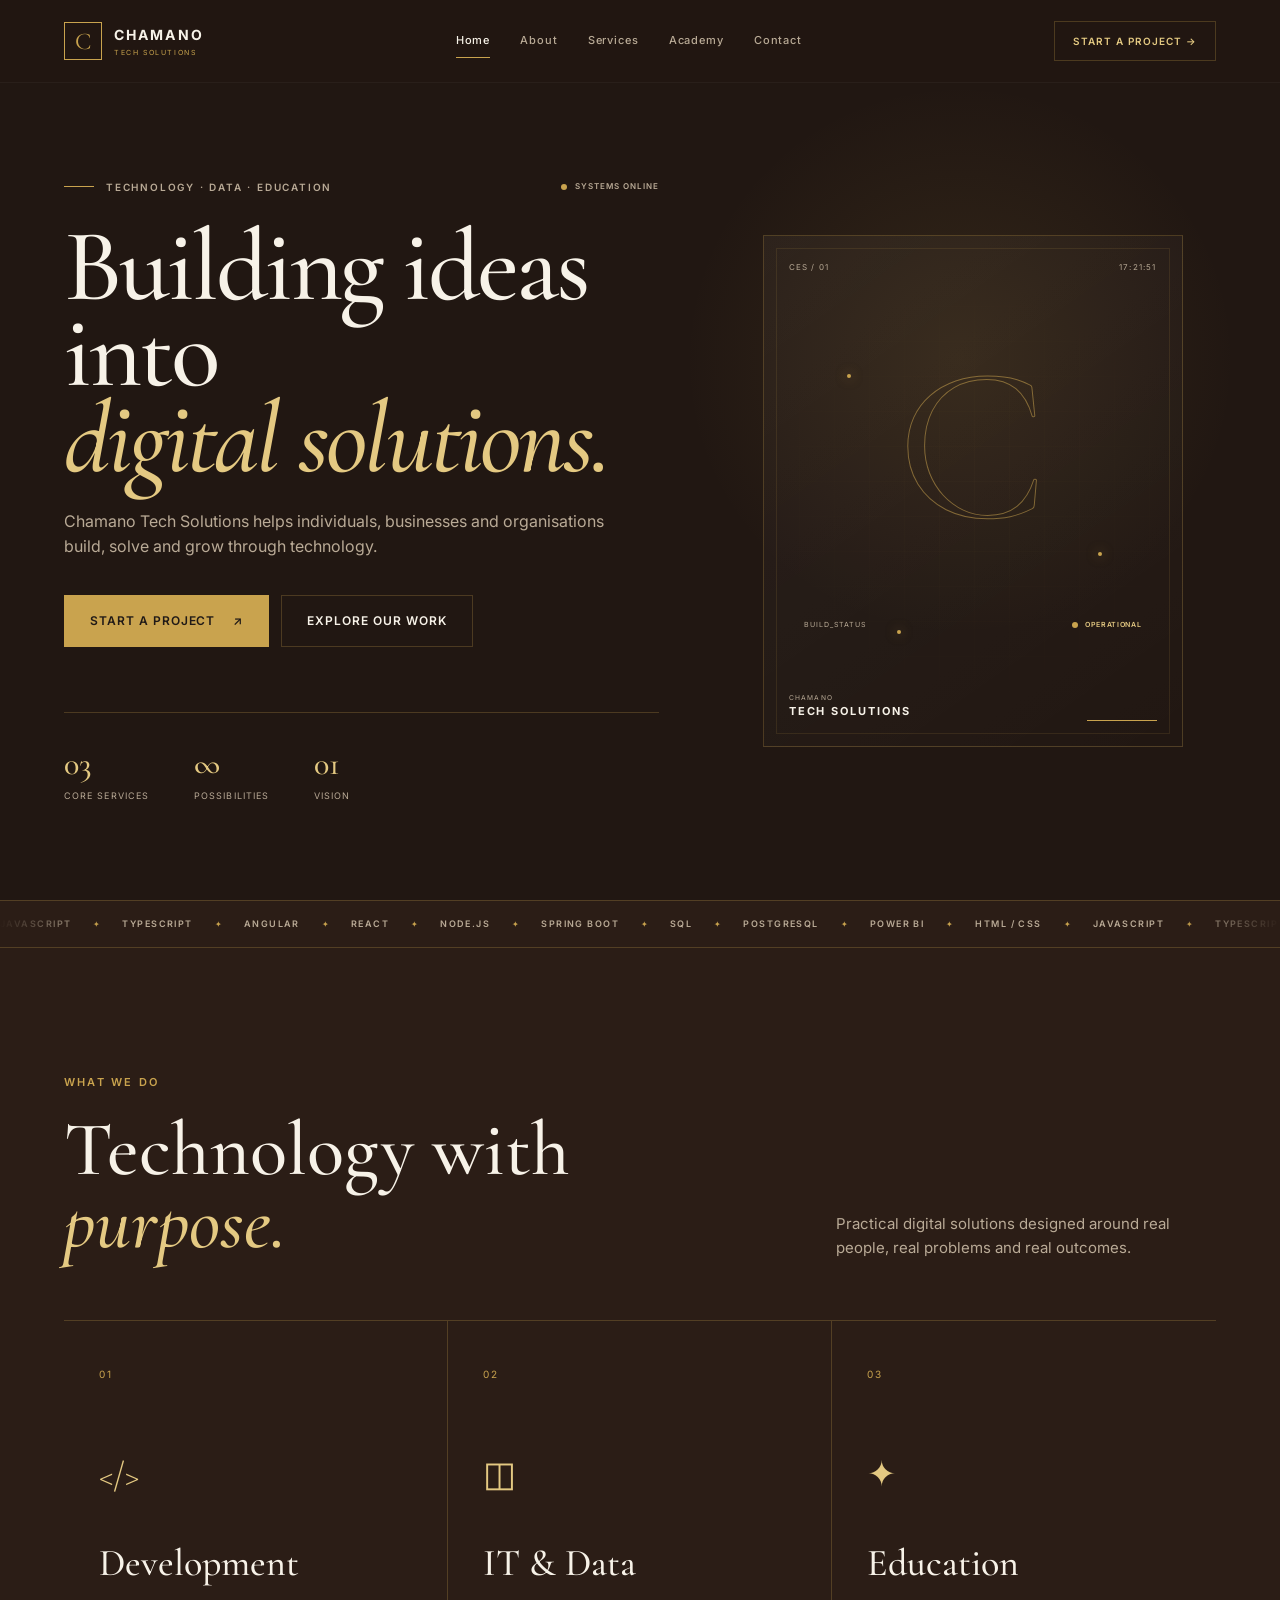
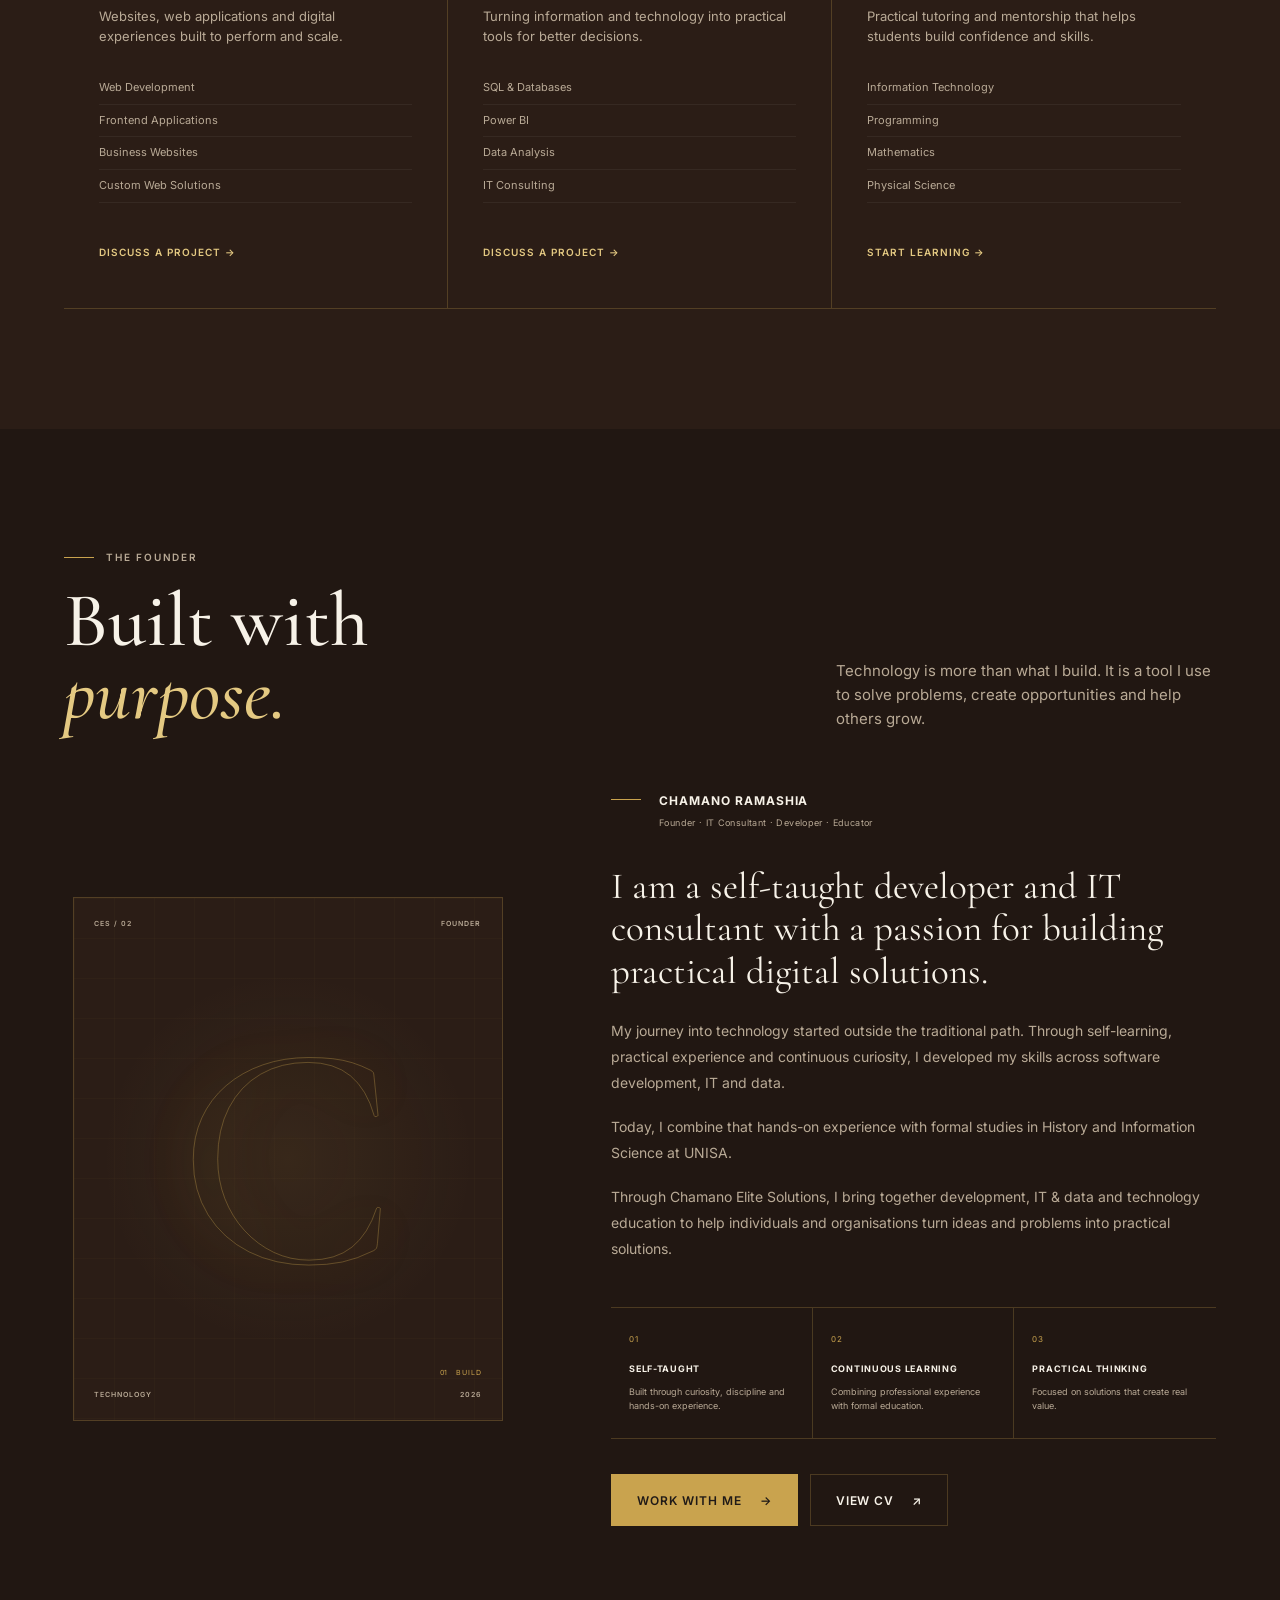
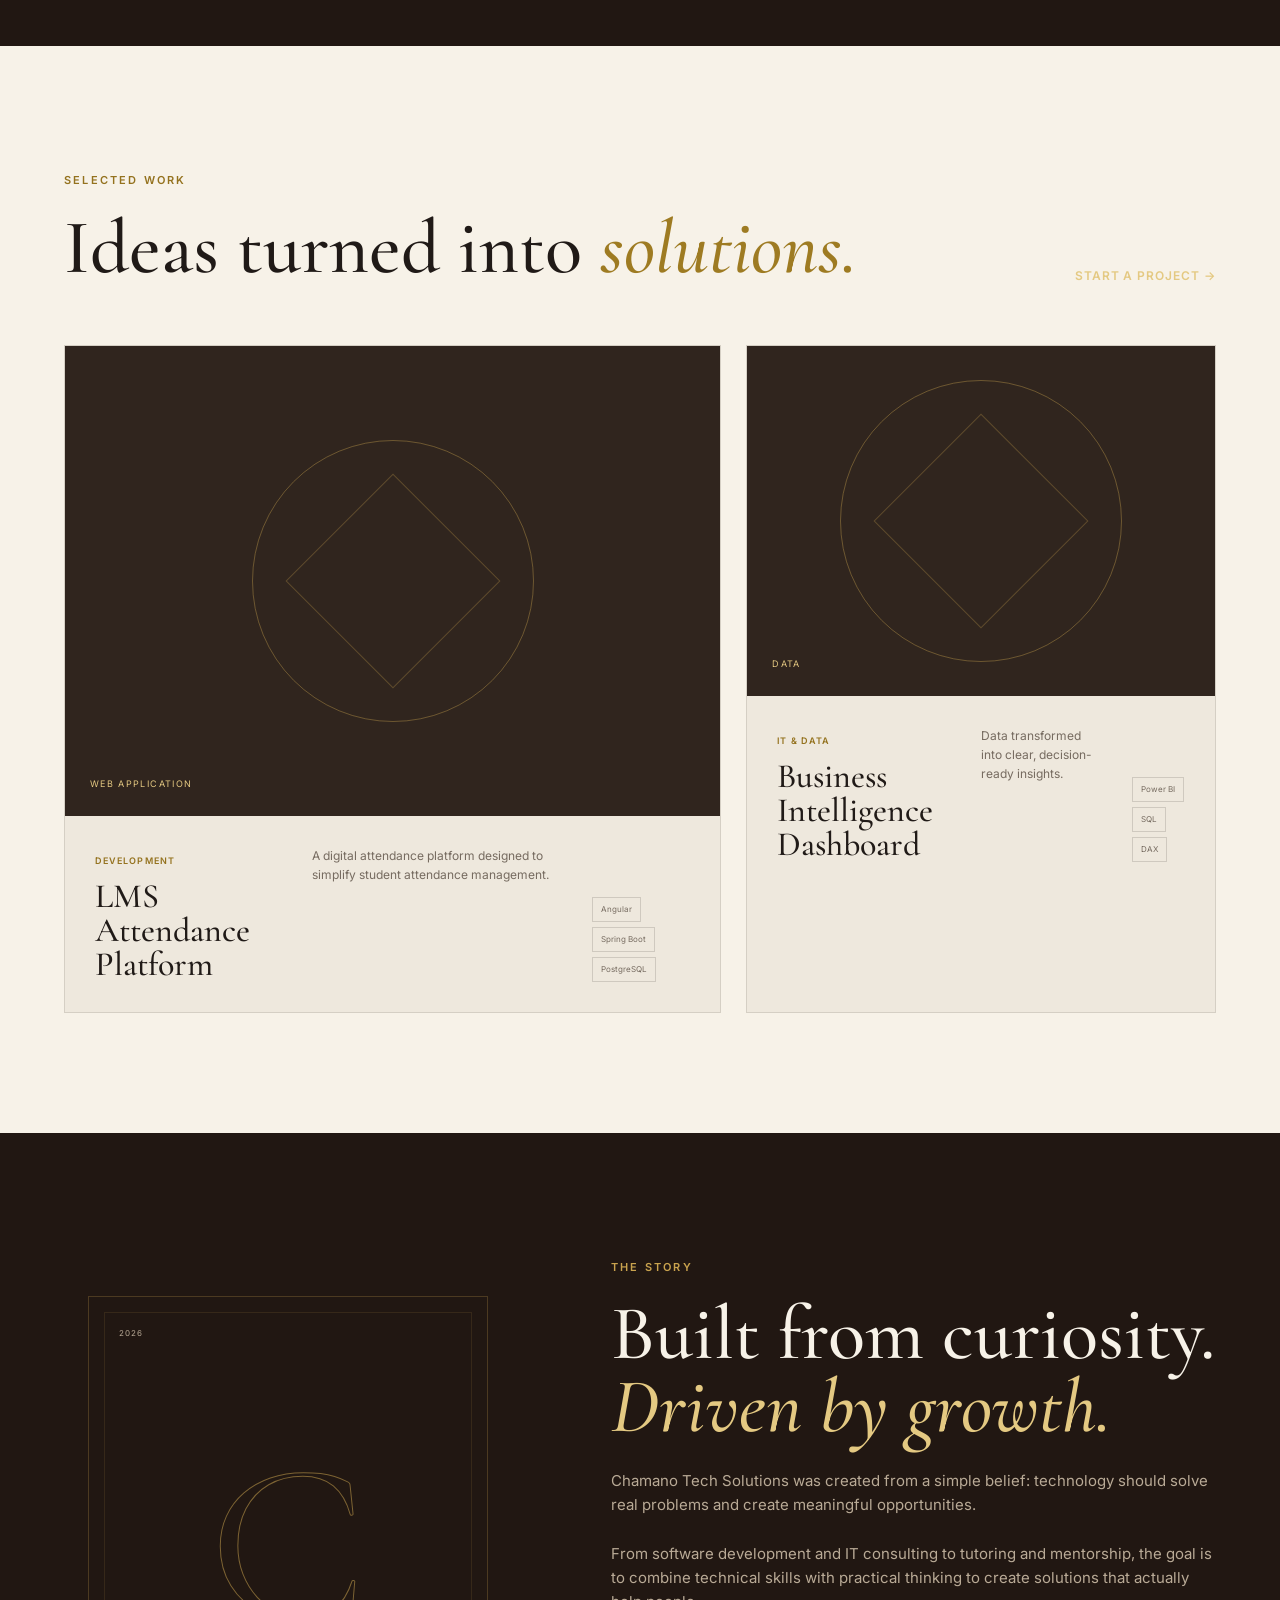
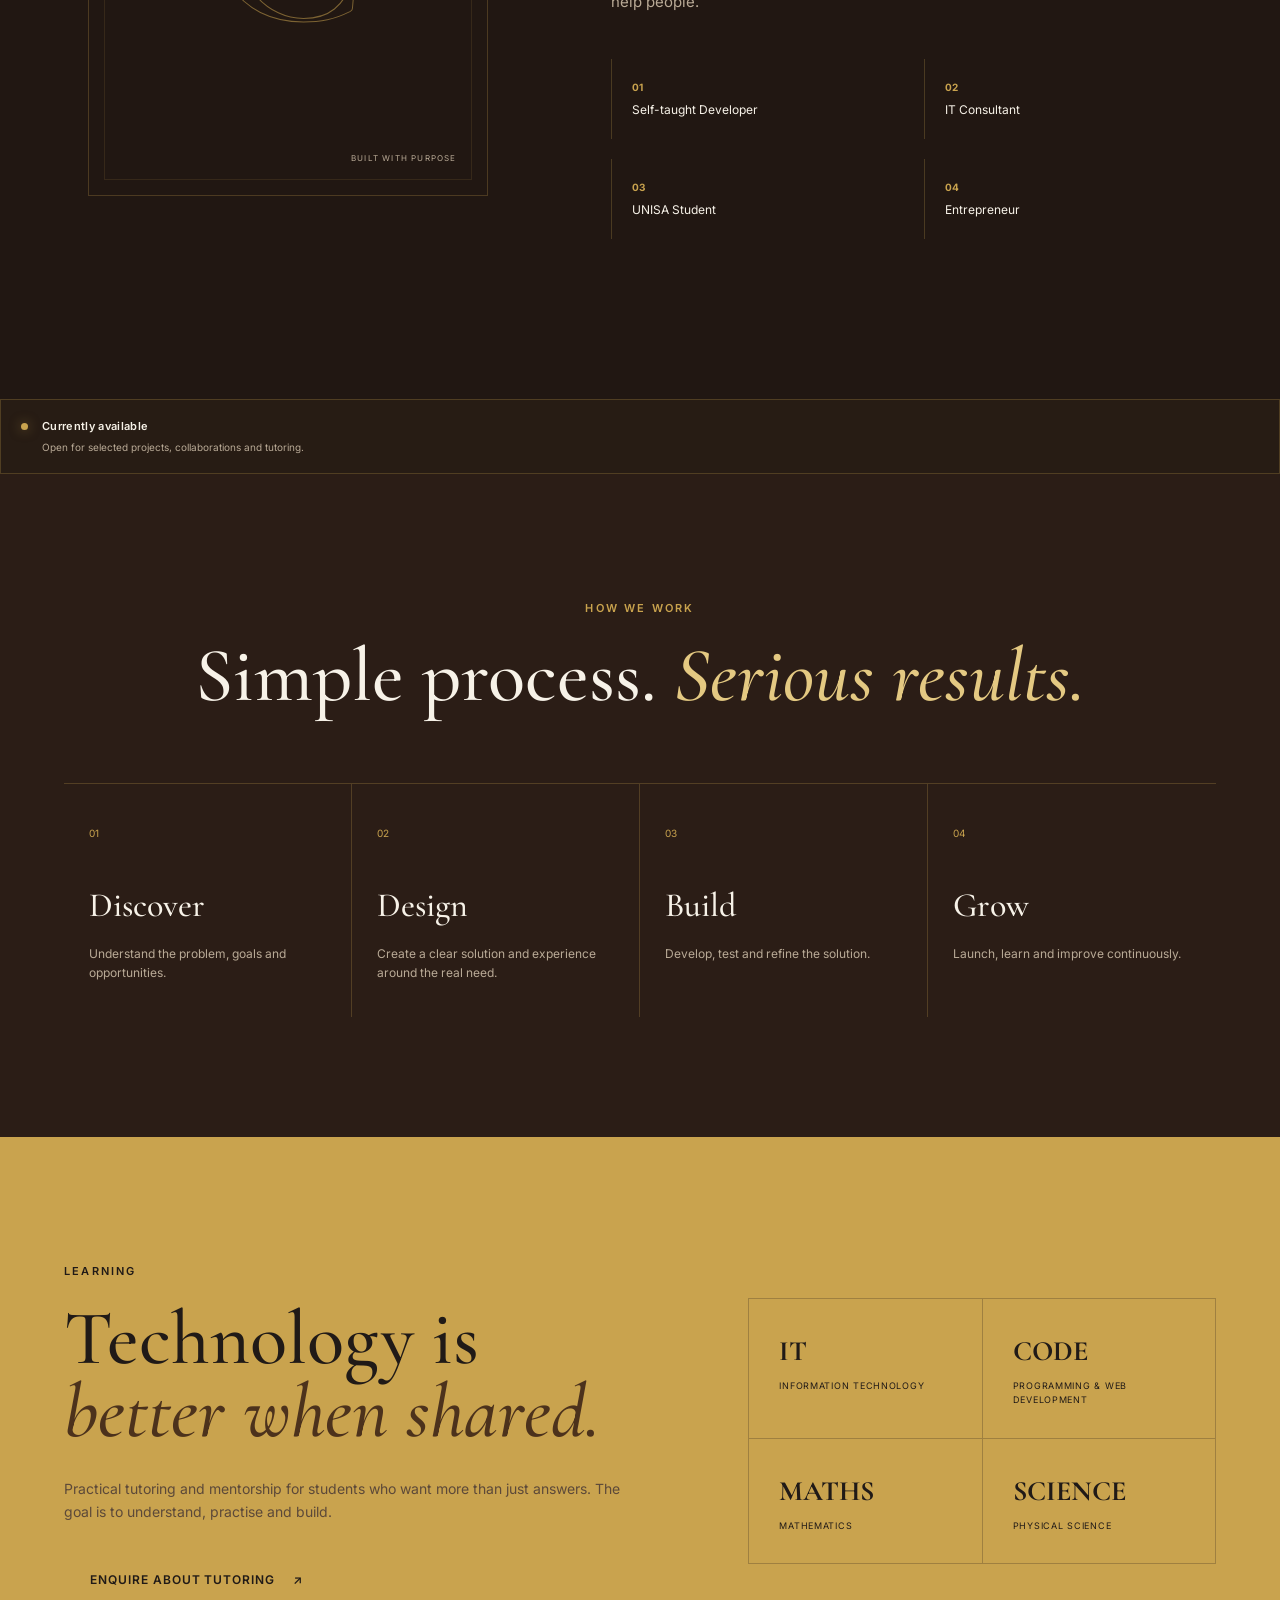
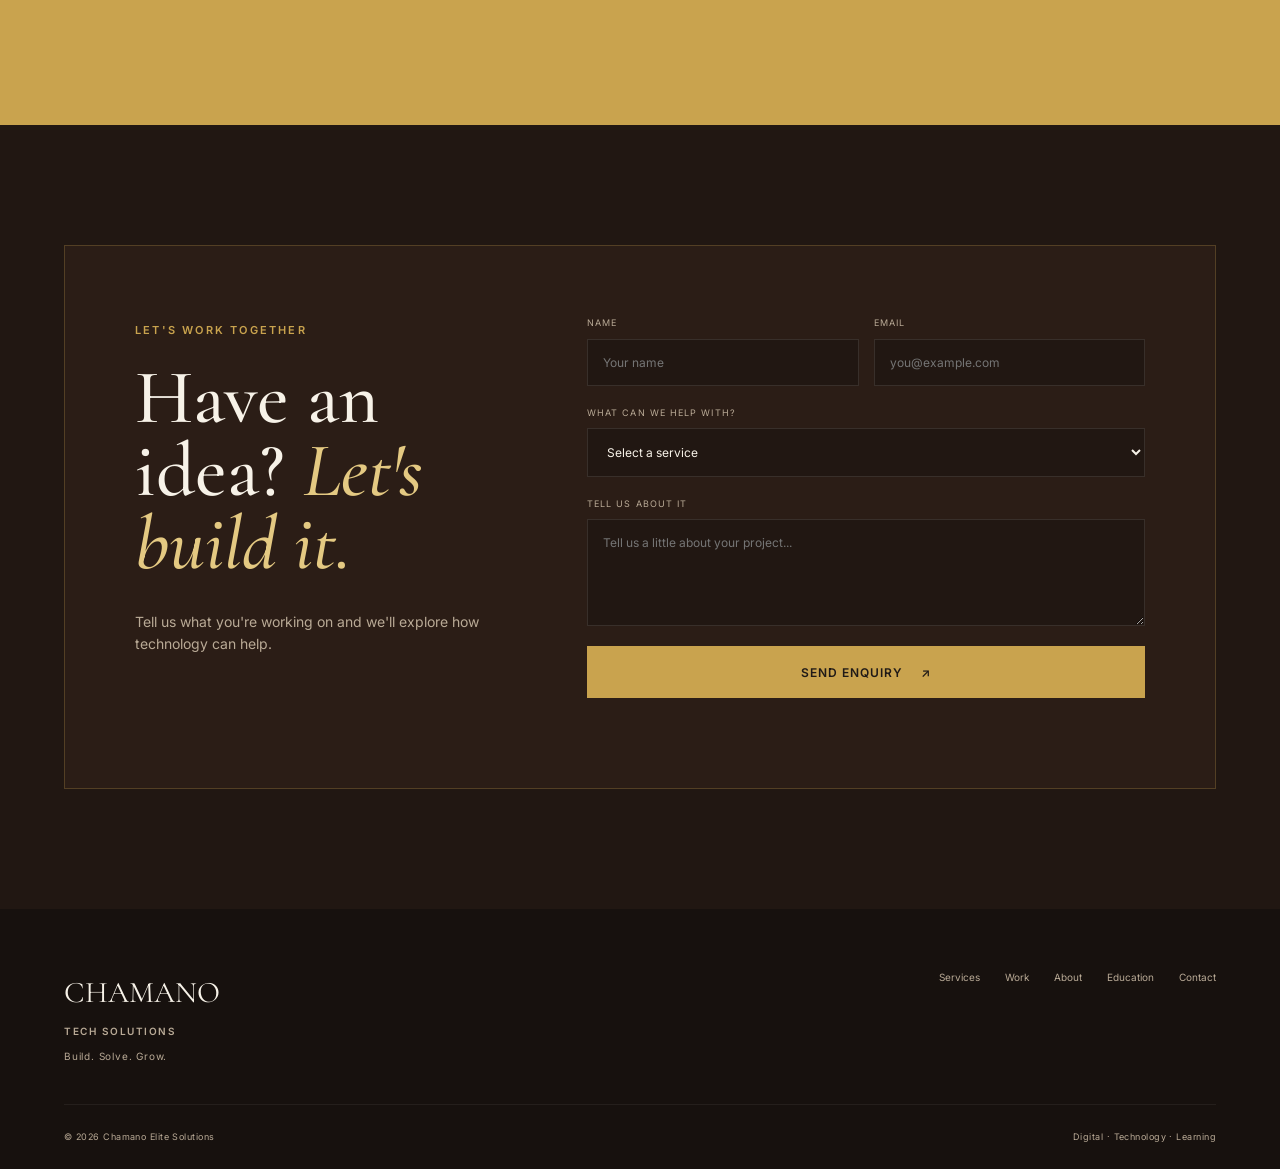
<file: index.html>
<!DOCTYPE html>
<html lang="en">
<head>
    <meta charset="UTF-8">
    <meta name="viewport" content="width=device-width, initial-scale=1.0">
    <title>Chamano Tech Solutions | Build. Solve. Grow.</title>
    <meta name="description" content="Chamano Tech Solutions provides software development, IT & data solutions, and technology education." >
    <link rel="preconnect" href="https://fonts.googleapis.com">
    <link rel="preconnect" href="https://fonts.gstatic.com" crossorigin>

    <link href="https://fonts.googleapis.com/css2?family=Cormorant+Garamond:wght@400;500;600;700&family=Inter:wght@300;400;500;600;700&display=swap" rel="stylesheet">
    <link rel="stylesheet" href="style.css">
    <link rel="stylesheet" href="./responsiveness.css">
    
</head>

<body>

<!-- =========================================
     NAVIGATION
========================================= -->

<header class="site-header">

    <div class="container nav-container">

        <a href="#home" class="brand">

            <div class="brand-mark">
                C
            </div>

            <div class="brand-text">
                <span>CHAMANO</span>
                <small>TECH SOLUTIONS</small>
            </div>

        </a>

        <nav class="main-nav" id="mainNav">

            <a href="index.html"  class="nav-link active">Home</a>
            <a href="about.html" class="nav-link">About</a>
            <a href="services.html" class="nav-link">Services</a>
            <a href="education.html" class="nav-link">Academy</a>
            <a href="contact.html" class="nav-link">Contact</a>

        </nav>

       <a href="contact.html" class="nav-cta" >Start a Project <span>→</span> </a>

        <button class="menu-toggle" id="menuToggle" aria-label="Open menu">
            <span></span>
            <span></span>
            <span></span>
        </button>

    </div>

</header>


<main>

<!-- =========================================
     HERO
========================================= -->

<section class="hero" id="home">

    <div class="hero-background"></div>

    <div class="container hero-container">

        <div class="hero-content">

            <div class="hero-top-line">

                <div class="eyebrow">
                    <span></span>
                    TECHNOLOGY · DATA · EDUCATION
                </div>

                <div class="system-status">
                    <span class="status-dot"></span>
                    <span>SYSTEMS ONLINE</span>
                </div>

            </div>

            <h1>
                Building ideas into
                <span>digital solutions.</span>
            </h1>

            <p class="hero-description">
                Chamano Tech Solutions helps individuals, businesses
                and organisations build, solve and grow through
                technology.
            </p>

            <div class="hero-actions">

                <a href="#contact" class="btn btn-primary">
                    Start a Project
                    <span>↗</span>
                </a>

                <a href="#work" class="btn btn-outline">
                    Explore Our Work
                </a>

            </div>

            <div class="hero-meta">

                <div>
                    <strong>03</strong>
                    <span>Core Services</span>
                </div>

                <div>
                    <strong>∞</strong>
                    <span>Possibilities</span>
                </div>

                <div>
                    <strong>01</strong>
                    <span>Vision</span>
                </div>

            </div>

        </div>

        <div class="hero-visual">

            <div class="hero-card">

    <!-- Technical grid -->

    <div class="technical-grid"></div>

    <!-- Decorative data points -->

    <span class="data-point data-point-one"></span>
    <span class="data-point data-point-two"></span>
    <span class="data-point data-point-three"></span>


    <div class="hero-card-top">

        <span>CES / 01</span>

        <span id="systemTime">
            --:--:--
        </span>

    </div>


    <div class="hero-monogram">
        C
    </div>


    <!-- Technical information -->

    <div class="hero-system-info">

        <span>BUILD_STATUS</span>

        <strong>
            <span class="status-dot"></span>
            OPERATIONAL
        </strong>

    </div>


    <div class="hero-card-bottom">

        <div>

            <small>CHAMANO</small>

            <strong>
                TECH SOLUTIONS
            </strong>

        </div>

        <span class="gold-line"></span>

    </div>

</div>

        </div>

    </div>

</section>

</section>


<!-- =========================================
     TECHNOLOGY TICKER
========================================= -->

<div class="tech-ticker">

    <div class="tech-ticker-track">

        <span>JAVASCRIPT</span>
        <i>✦</i>

        <span>TYPESCRIPT</span>
        <i>✦</i>

        <span>ANGULAR</span>
        <i>✦</i>

        <span>REACT</span>
        <i>✦</i>

        <span>NODE.JS</span>
        <i>✦</i>

        <span>SPRING BOOT</span>
        <i>✦</i>

        <span>SQL</span>
        <i>✦</i>

        <span>POSTGRESQL</span>
        <i>✦</i>

        <span>POWER BI</span>
        <i>✦</i>

        <span>HTML / CSS</span>
        <i>✦</i>

        <!-- Duplicate for seamless animation -->

        <span>JAVASCRIPT</span>
        <i>✦</i>

        <span>TYPESCRIPT</span>
        <i>✦</i>

        <span>ANGULAR</span>
        <i>✦</i>

        <span>REACT</span>
        <i>✦</i>

        <span>NODE.JS</span>
        <i>✦</i>

        <span>SPRING BOOT</span>
        <i>✦</i>

        <span>SQL</span>
        <i>✦</i>

        <span>POSTGRESQL</span>
        <i>✦</i>

        <span>POWER BI</span>
        <i>✦</i>

        <span>HTML / CSS</span>
        <i>✦</i>

    </div>

</div>


<!-- =========================================
     SERVICES
========================================= -->

<section class="section services" id="services">

    <div class="container">

        <div class="section-heading">

            <div>
                <span class="section-label">WHAT WE DO</span>

                <h2>
                    Technology with
                    <em>purpose.</em>
                </h2>
            </div>

            <p>
                Practical digital solutions designed around
                real people, real problems and real outcomes.
            </p>

        </div>


        <div class="services-grid">

            <!-- Development -->

            <article class="service-card featured">

                <div class="service-number">01</div>

                <div class="service-icon">
                    &lt;/&gt;
                </div>

                <h3>Development</h3>

                <p>
                    Websites, web applications and digital
                    experiences built to perform and scale.
                </p>

                <ul>
                    <li>Web Development</li>
                    <li>Frontend Applications</li>
                    <li>Business Websites</li>
                    <li>Custom Web Solutions</li>
                </ul>

                <a href="#contact" class="service-link">
                    Discuss a project →
                </a>

            </article>


            <!-- IT & Data -->

            <article class="service-card">

                <div class="service-number">02</div>

                <div class="service-icon">
                    ◫
                </div>

                <h3>IT & Data</h3>

                <p>
                    Turning information and technology into
                    practical tools for better decisions.
                </p>

                <ul>
                    <li>SQL & Databases</li>
                    <li>Power BI</li>
                    <li>Data Analysis</li>
                    <li>IT Consulting</li>
                </ul>

                <a href="#contact" class="service-link">
                    Discuss a project →
                </a>

            </article>


            <!-- Education -->

            <article class="service-card">

                <div class="service-number">03</div>

                <div class="service-icon">
                    ✦
                </div>

                <h3>Education</h3>

                <p>
                    Practical tutoring and mentorship that
                    helps students build confidence and skills.
                </p>

                <ul>
                    <li>Information Technology</li>
                    <li>Programming</li>
                    <li>Mathematics</li>
                    <li>Physical Science</li>
                </ul>

                <a href="#contact" class="service-link">
                    Start learning →
                </a>

            </article>

        </div>

    </div>

</section>

<!-- =========================================================
     ABOUT / PROFESSIONAL PROFILE
========================================================= -->

<section class="section founder-section" id="about">

    <div class="container">

        <!-- Section heading -->

        <div class="section-heading">

            <div>
                <div class="eyebrow">
                    <span></span>
                    THE FOUNDER
                </div>

                <h2>
                    Built with<br>
                    <em>purpose.</em>
                </h2>
            </div>

            <p>
                Technology is more than what I build.
                It is a tool I use to solve problems,
                create opportunities and help others grow.
            </p>

        </div>


        <!-- Founder layout -->

        <div class="founder-grid">


            <!-- =========================================
                 LEFT — VISUAL
            ========================================== -->

            <div class="founder-visual">

                <div class="founder-frame">

                    <div class="founder-grid-lines"></div>

                    <div class="founder-corner top-left">
                        CES / 02
                    </div>

                    <div class="founder-corner top-right">
                        FOUNDER
                    </div>


                    <div class="founder-initial">
                        C
                    </div>


                    <div class="founder-code">

                        <span>01</span>
                        <span>BUILD</span>

                    </div>


                    <div class="founder-corner bottom-left">
                        TECHNOLOGY
                    </div>

                    <div class="founder-corner bottom-right">
                        2026
                    </div>

                </div>

            </div>


            <!-- =========================================
                 RIGHT — PROFILE
            ========================================== -->

            <div class="founder-content">

                <div class="founder-role">

                    <span class="founder-role-line"></span>

                    <div>
                        <strong>
                            CHAMANO RAMASHIA
                        </strong>

                        <small>
                            Founder · IT Consultant · Developer · Educator
                        </small>
                    </div>

                </div>


                <div class="founder-story">

                    <p class="founder-lead">
                        I am a self-taught developer and IT
                        consultant with a passion for building
                        practical digital solutions.
                    </p>

                    <p>
                        My journey into technology started
                        outside the traditional path. Through
                        self-learning, practical experience and
                        continuous curiosity, I developed my
                        skills across software development,
                        IT and data.
                    </p>

                    <p>
                        Today, I combine that hands-on experience
                        with formal studies in History and
                        Information Science at UNISA.
                    </p>

                    <p>
                        Through Chamano Elite Solutions, I bring
                        together development, IT & data and
                        technology education to help individuals
                        and organisations turn ideas and problems
                        into practical solutions.
                    </p>

                </div>


                <!-- Profile highlights -->

                <div class="founder-highlights">

                    <div class="founder-highlight">

                        <span>01</span>

                        <div>
                            <strong>
                                SELF-TAUGHT
                            </strong>

                            <p>
                                Built through curiosity,
                                discipline and hands-on
                                experience.
                            </p>
                        </div>

                    </div>


                    <div class="founder-highlight">

                        <span>02</span>

                        <div>
                            <strong>
                                CONTINUOUS LEARNING
                            </strong>

                            <p>
                                Combining professional
                                experience with formal
                                education.
                            </p>
                        </div>

                    </div>


                    <div class="founder-highlight">

                        <span>03</span>

                        <div>
                            <strong>
                                PRACTICAL THINKING
                            </strong>

                            <p>
                                Focused on solutions that
                                create real value.
                            </p>
                        </div>

                    </div>

                </div>


                <!-- Actions -->

                <div class="founder-actions">

                    <a href="#contact" class="btn btn-primary">
                        WORK WITH ME
                        <span>→</span>
                    </a>

                    <a
                        href="#"
                        class="btn btn-outline"
                        id="downloadCv"
                    >
                        VIEW CV
                        <span>↗</span>
                    </a>

                </div>

            </div>

        </div>

    </div>

</section>

<!-- =========================================
     WORK
========================================= -->

<section class="section work" id="work">

    <div class="container">

        <div class="section-heading">

            <div>
                <span class="section-label">SELECTED WORK</span>

                <h2>
                    Ideas turned into
                    <em>solutions.</em>
                </h2>
            </div>

            <a href="#contact" class="text-link">
                Start a project →
            </a>

        </div>


        <div class="projects-grid">

            <article class="project-card project-large">

                <div class="project-image project-image-one">

                    <span>WEB APPLICATION</span>

                </div>

                <div class="project-info">

                    <div>
                        <span class="project-category">
                            DEVELOPMENT
                        </span>

                        <h3>
                            LMS Attendance Platform
                        </h3>
                    </div>

                    <p>
                        A digital attendance platform designed
                        to simplify student attendance management.
                    </p>

                    <div class="technology-list">
                        <span>Angular</span>
                        <span>Spring Boot</span>
                        <span>PostgreSQL</span>
                    </div>

                </div>

            </article>


            <article class="project-card">

                <div class="project-image project-image-two">

                    <span>DATA</span>

                </div>

                <div class="project-info">

                    <div>
                        <span class="project-category">
                            IT & DATA
                        </span>

                        <h3>
                            Business Intelligence Dashboard
                        </h3>
                    </div>

                    <p>
                        Data transformed into clear,
                        decision-ready insights.
                    </p>

                    <div class="technology-list">
                        <span>Power BI</span>
                        <span>SQL</span>
                        <span>DAX</span>
                    </div>

                </div>

            </article>

        </div>

    </div>

</section>


<!-- =========================================
     ABOUT
========================================= -->

<section class="section about" id="about">

    <div class="container about-grid">

        <div class="about-visual">

            <div class="about-frame">

                <span class="about-number">
                    2026
                </span>

                <div class="about-initial">
                    C
                </div>

                <span class="about-caption">
                    BUILT WITH PURPOSE
                </span>

            </div>

        </div>


        <div class="about-content">

            <span class="section-label">
                THE STORY
            </span>

            <h2>
                Built from curiosity.
                <em>Driven by growth.</em>
            </h2>

            <p>
                Chamano Tech Solutions was created from a simple
                belief: technology should solve real problems and
                create meaningful opportunities.
            </p>

            <p>
                From software development and IT consulting to
                tutoring and mentorship, the goal is to combine
                technical skills with practical thinking to create
                solutions that actually help people.
            </p>

            <div class="journey">

                <div>
                    <strong>01</strong>
                    <span>Self-taught Developer</span>
                </div>

                <div>
                    <strong>02</strong>
                    <span>IT Consultant</span>
                </div>

                <div>
                    <strong>03</strong>
                    <span>UNISA Student</span>
                </div>

                <div>
                    <strong>04</strong>
                    <span>Entrepreneur</span>
                </div>

            </div>

        </div>

    </div>

</section>

<div class="availability">

    <span class="availability-dot"></span>

    <div>
        <strong>Currently available</strong>

        <span>
            Open for selected projects, collaborations and tutoring.
        </span>
    </div>

</div>


<!-- =========================================
     PROCESS
========================================= -->

<section class="section process">

    <div class="container">

        <div class="section-heading centered">

            <span class="section-label">
                HOW WE WORK
            </span>

            <h2>
                Simple process.
                <em>Serious results.</em>
            </h2>

        </div>


        <div class="process-grid">

            <div class="process-item">

                <span>01</span>

                <h3>Discover</h3>

                <p>
                    Understand the problem, goals and
                    opportunities.
                </p>

            </div>

            <div class="process-item">

                <span>02</span>

                <h3>Design</h3>

                <p>
                    Create a clear solution and experience
                    around the real need.
                </p>

            </div>

            <div class="process-item">

                <span>03</span>

                <h3>Build</h3>

                <p>
                    Develop, test and refine the solution.
                </p>

            </div>

            <div class="process-item">

                <span>04</span>

                <h3>Grow</h3>

                <p>
                    Launch, learn and improve continuously.
                </p>

            </div>

        </div>

    </div>

</section>


<!-- =========================================
     EDUCATION
========================================= -->

<section class="section education" id="education">

    <div class="container education-container">

        <div>

            <span class="section-label">
                LEARNING
            </span>

            <h2>
                Technology is
                <em>better when shared.</em>
            </h2>

            <p>
                Practical tutoring and mentorship for students
                who want more than just answers. The goal is to
                understand, practise and build.
            </p>

            <a href="#contact" class="btn btn-primary">
                Enquire About Tutoring
                <span>↗</span>
            </a>

        </div>


        <div class="education-stats">

            <div>
                <strong>IT</strong>
                <span>Information Technology</span>
            </div>

            <div>
                <strong>CODE</strong>
                <span>Programming & Web Development</span>
            </div>

            <div>
                <strong>MATHS</strong>
                <span>Mathematics</span>
            </div>

            <div>
                <strong>SCIENCE</strong>
                <span>Physical Science</span>
            </div>

        </div>

    </div>

</section>


<!-- =========================================
     CONTACT
========================================= -->

<section class="section contact" id="contact">

    <div class="container">

        <div class="contact-box">

            <div class="contact-content">

                <span class="section-label">
                    LET'S WORK TOGETHER
                </span>

                <h2>
                    Have an idea?
                    <em>Let's build it.</em>
                </h2>

                <p>
                    Tell us what you're working on and we'll
                    explore how technology can help.
                </p>

            </div>


            <form class="contact-form" id="contactForm">

                <div class="form-row">

                    <div class="form-group">

                        <label for="name">
                            Name
                        </label>

                        <input
                            type="text"
                            id="name"
                            name="name"
                            placeholder="Your name"
                            required
                        >

                    </div>


                    <div class="form-group">

                        <label for="email">
                            Email
                        </label>

                        <input
                            type="email"
                            id="email"
                            name="email"
                            placeholder="you@example.com"
                            required
                        >

                    </div>

                </div>


                <div class="form-group">

                    <label for="service">
                        What can we help with?
                    </label>

                    <select id="service" name="service">

                        <option value="">
                            Select a service
                        </option>

                        <option value="development">
                            Development
                        </option>

                        <option value="data">
                            IT & Data
                        </option>

                        <option value="tutoring">
                            Tutoring
                        </option>

                        <option value="consulting">
                            Consulting
                        </option>

                        <option value="other">
                            Something else
                        </option>

                    </select>

                </div>


                <div class="form-group">

                    <label for="message">
                        Tell us about it
                    </label>

                    <textarea
                        id="message"
                        name="message"
                        rows="5"
                        placeholder="Tell us a little about your project..."
                        required
                    ></textarea>

                </div>


                <button type="submit" class="btn btn-primary">

                    Send Enquiry
                    <span>↗</span>

                </button>

                <p class="form-message" id="formMessage"></p>

            </form>

        </div>

    </div>

</section>

</main>


<!-- =========================================
     FOOTER
========================================= -->

<footer class="site-footer">

    <div class="container footer-container">

        <div>

            <a href="#home" class="footer-brand">
                CHAMANO
               
            </a>
            <br>
            <small class="footer-brand-text">TECH SOLUTIONS</small>
            <p>
                Build. Solve. Grow.
            </p>

        </div>


        <div class="footer-links">

            <a href="#services">Services</a>
            <a href="#work">Work</a>
            <a href="#about">About</a>
            <a href="#education">Education</a>
            <a href="#contact">Contact</a>

        </div>


        <div class="footer-bottom">

            <span>
                © 2026 Chamano Tech Solutions
            </span>

            <span>
                Digital · Technology · Learning
            </span>

        </div>

    </div>

</footer>


<script src="./script.js"></script>

</body>
</html>
</file>
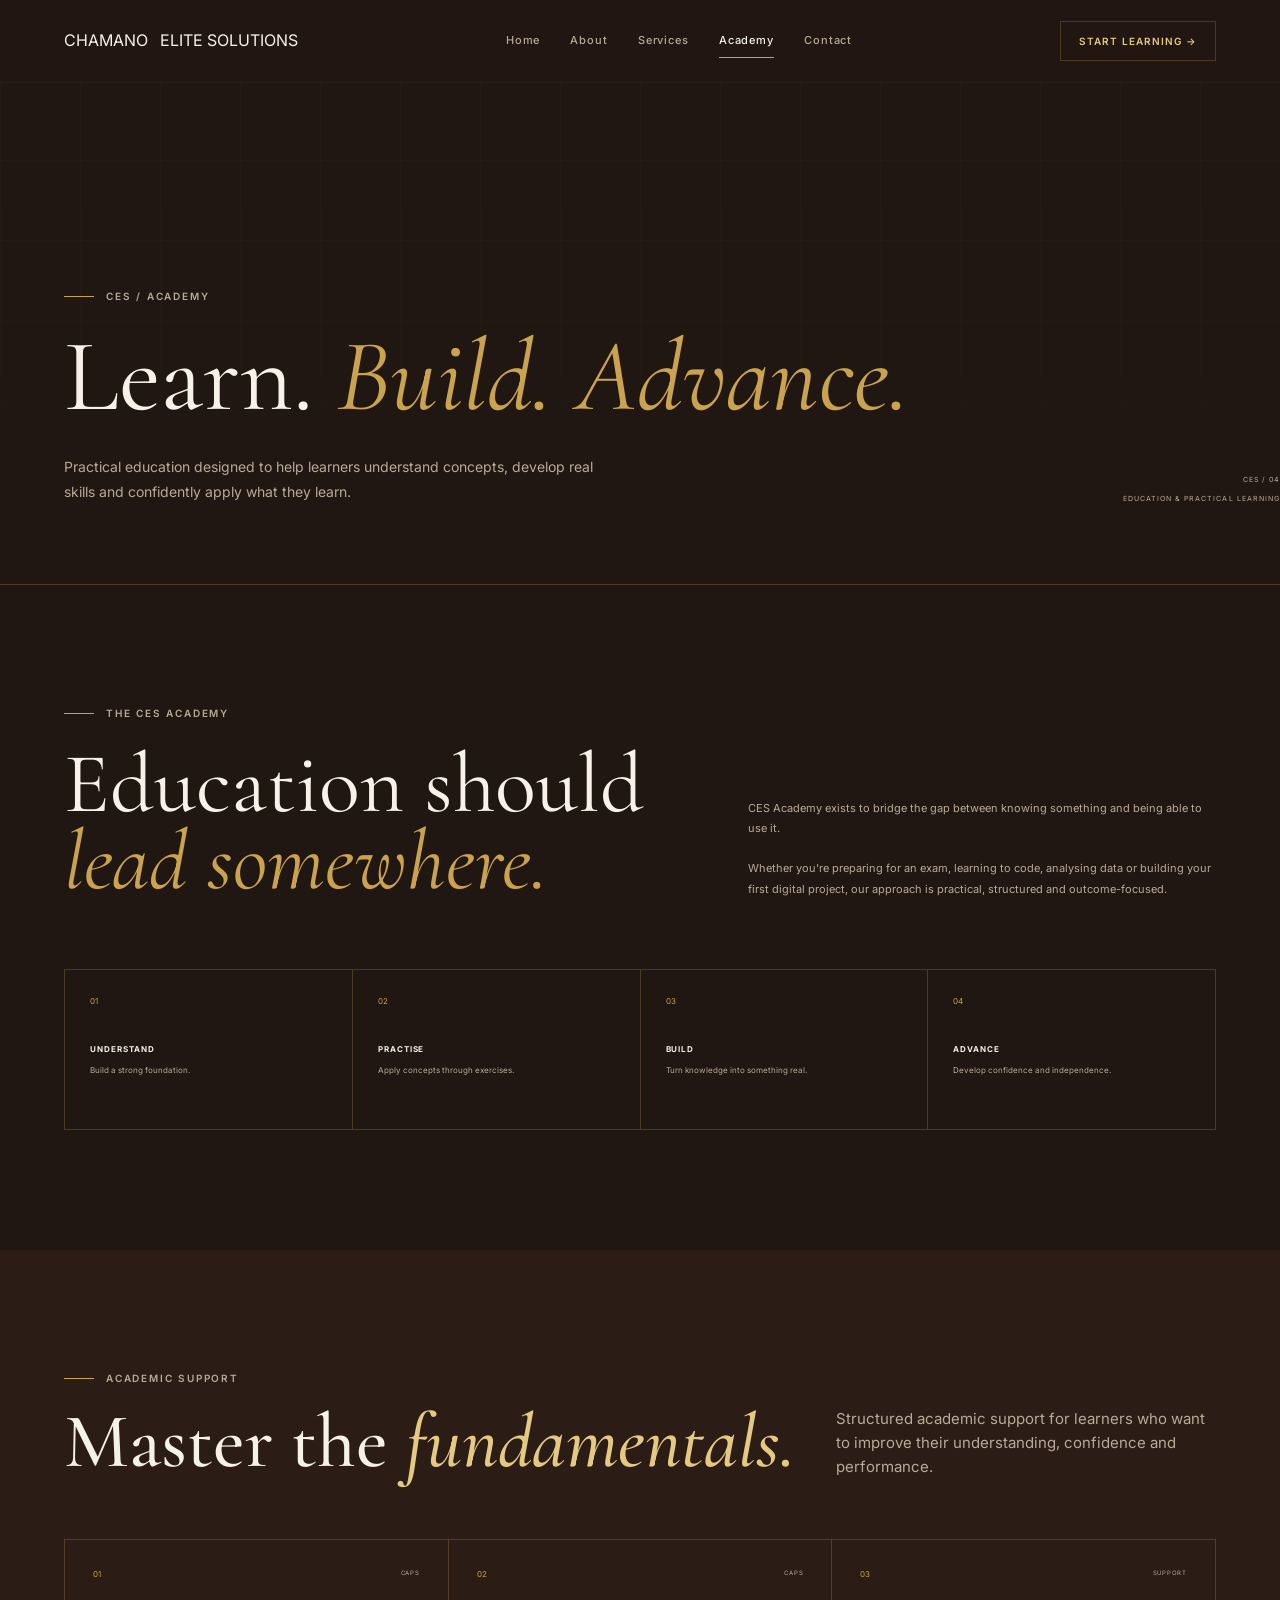
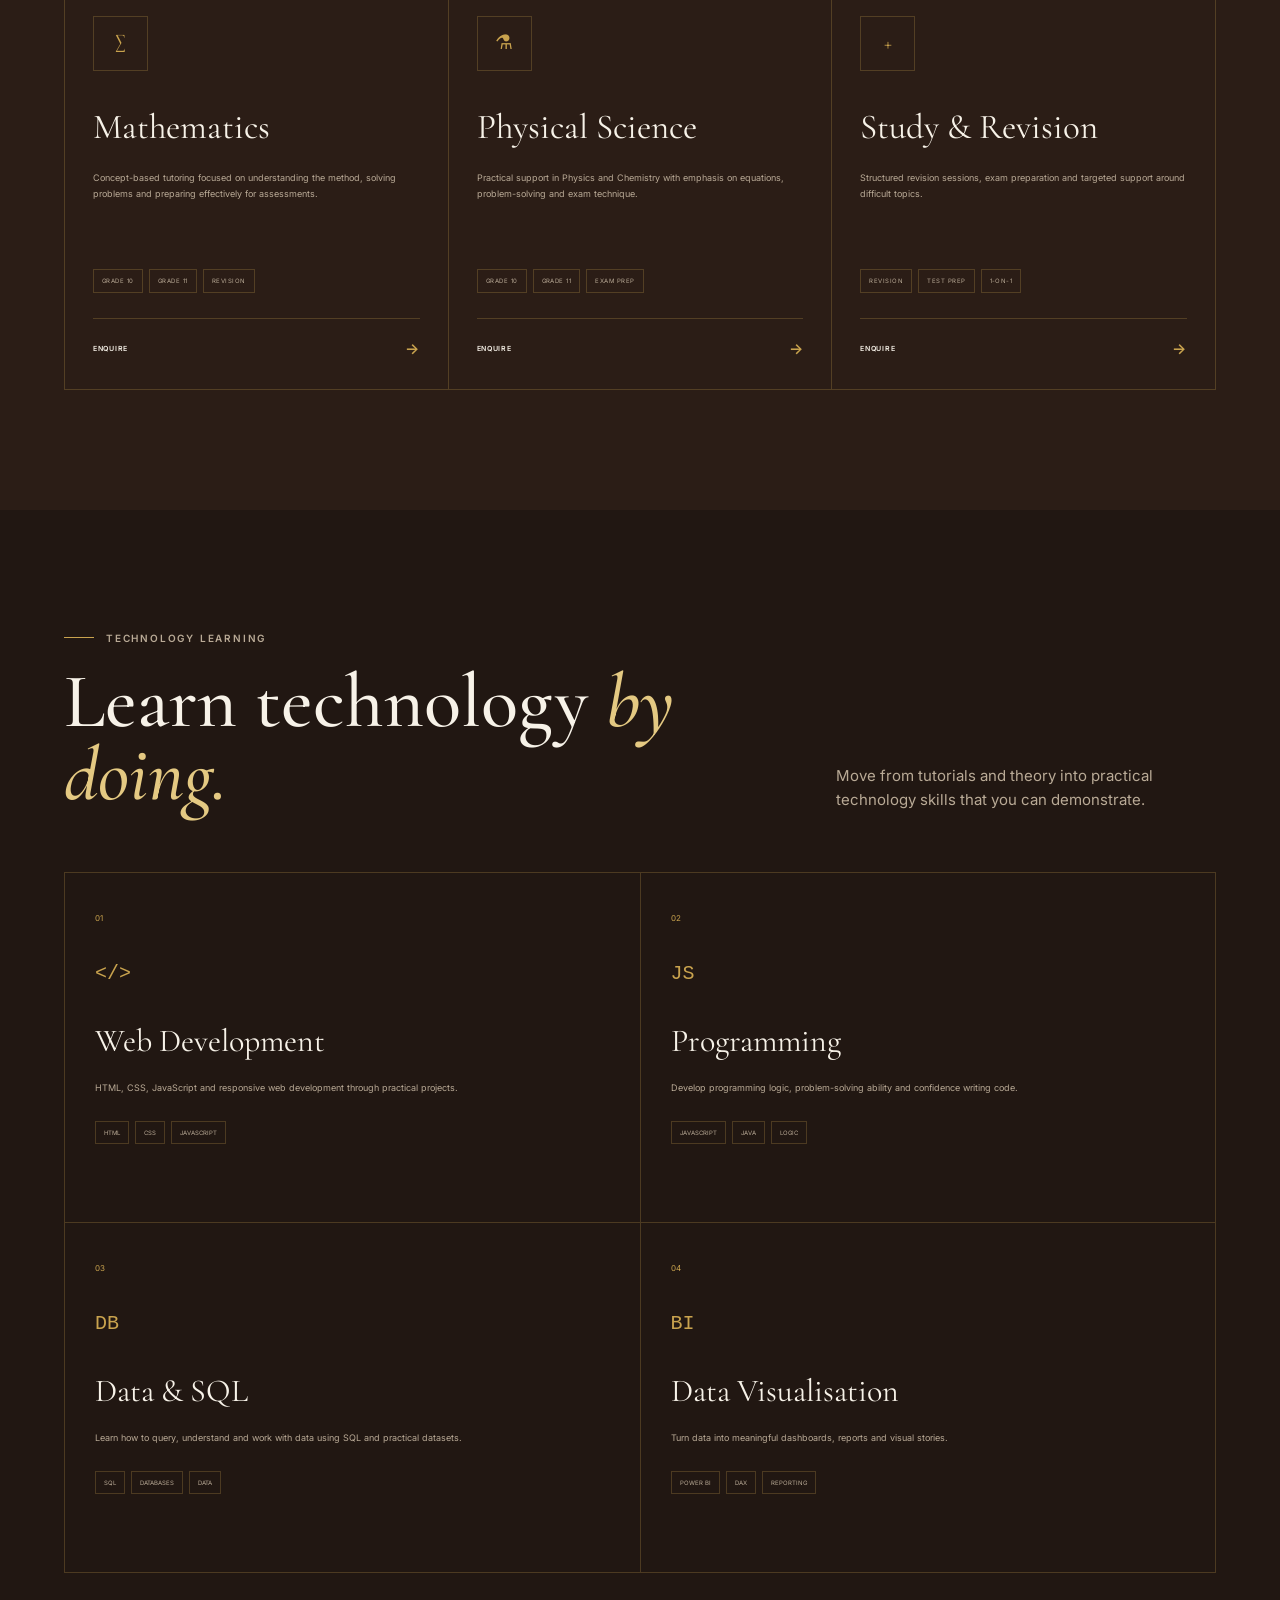
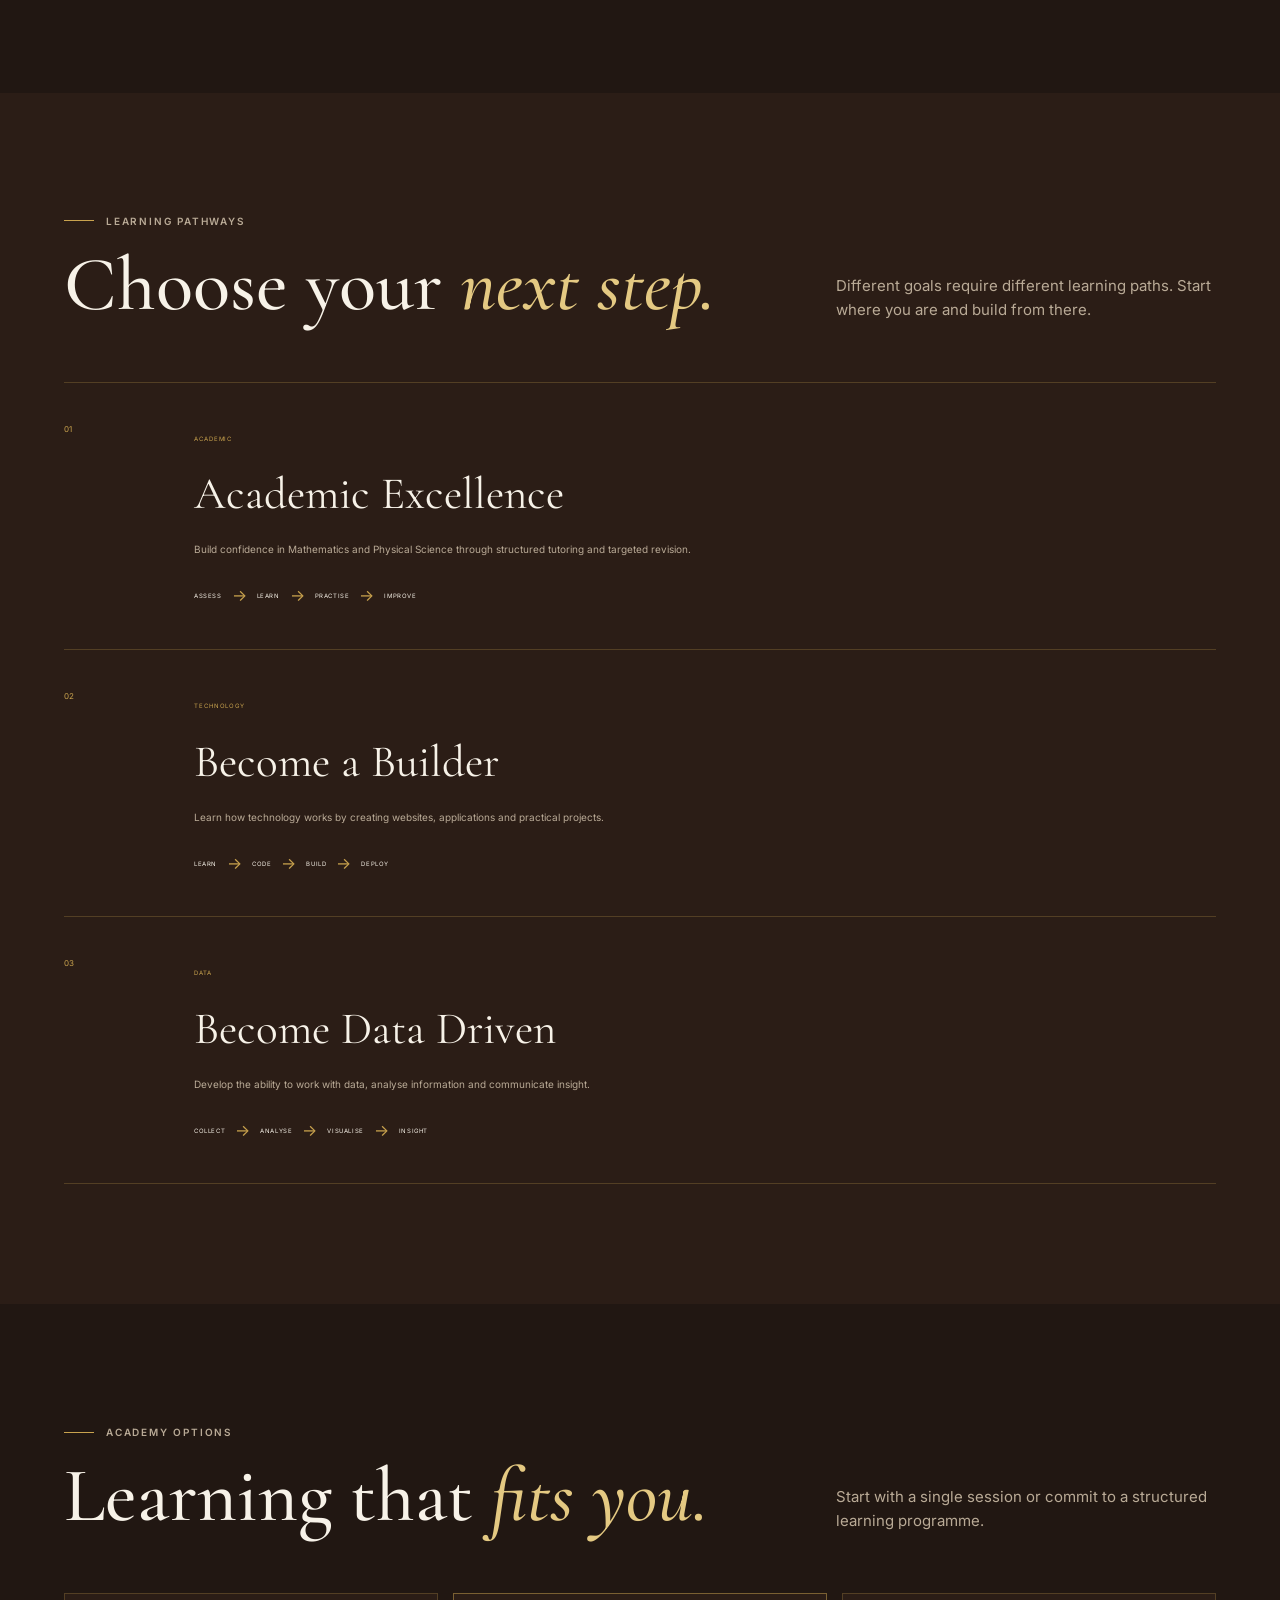
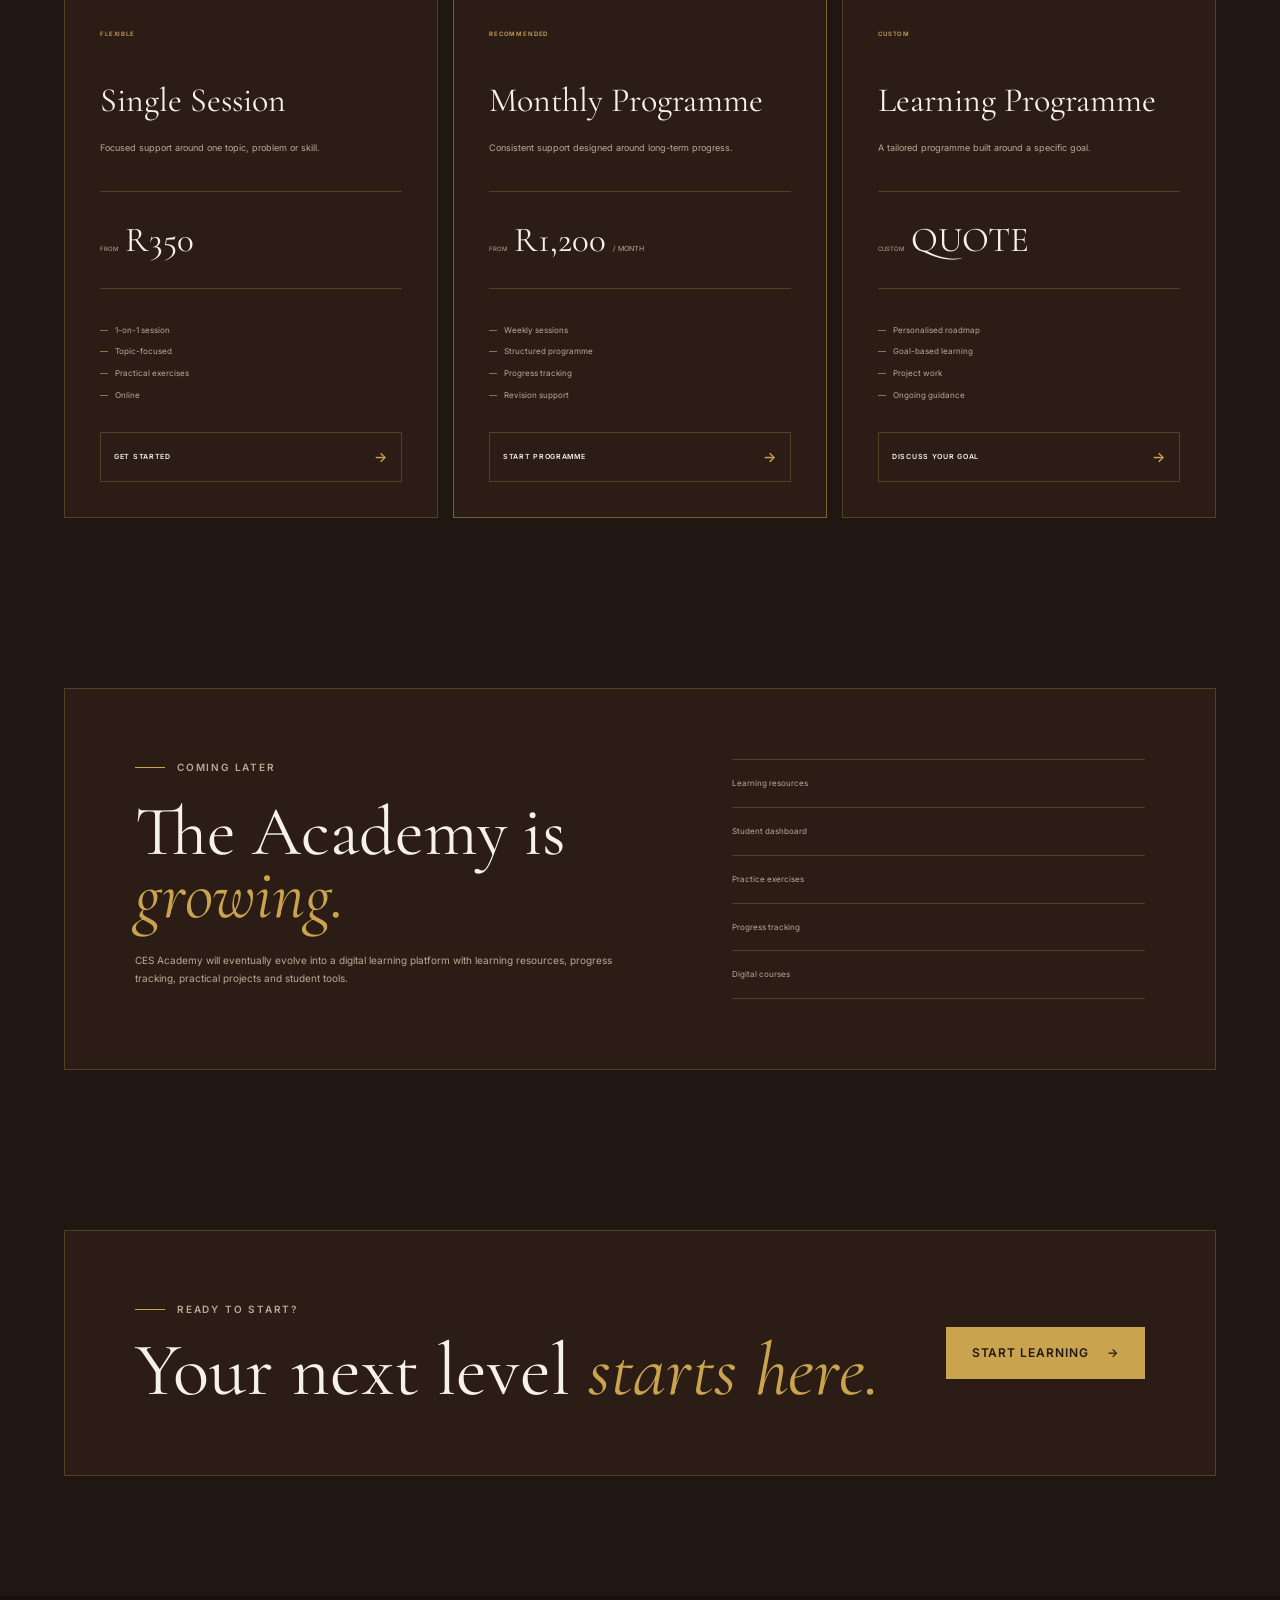
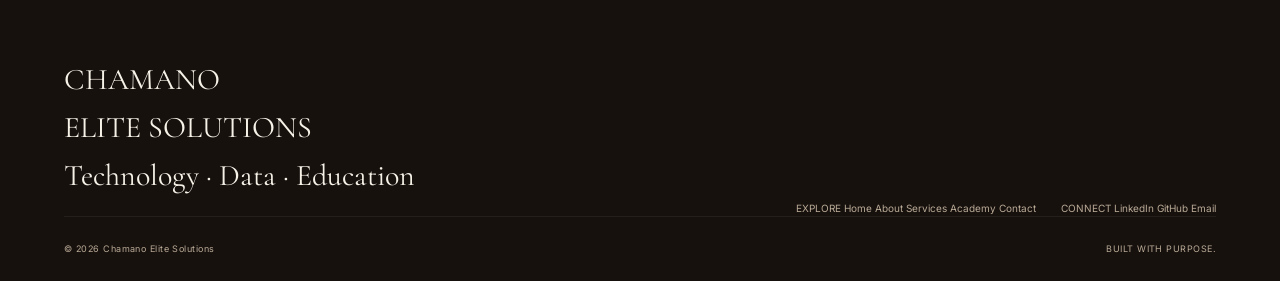
<file: academy.html>
<!DOCTYPE html>
<html lang="en">
<head>
    <meta charset="UTF-8">
    <meta name="viewport" content="width=device-width, initial-scale=1.0">
    <meta name="description" content="Meet Chamano Ramashia, founder, developer and IT consultant behind Chamano Elite Solutions.">
    <title> About — Chamano Elite Solutions </title>
    <!-- Google Fonts -->
    <link rel="preconnect" href="https://fonts.googleapis.com">
    <link rel="preconnect" href="https://fonts.gstatic.com" crossorigin>
    <link href="https://fonts.googleapis.com/css2?family=Cormorant+Garamond:ital,wght@0,400;0,500;0,600;1,400;1,500&family=Inter:wght@300;400;500;600&display=swap"  rel="stylesheet">
    <!-- Main CSS -->
    <link rel="stylesheet" href="style.css">
    <link rel="stylesheet" href="responsiveness.css">
    <link rel="stylesheet" href="css/pages.css">
</head>


<body>


<!-- =========================================================
     NAVIGATION
========================================================= -->

<header class="site-header">

    <div class="container nav-container">


        <a
            href="index.html"
            class="brand"
        >

            <span class="brand-main">
                CHAMANO
            </span>

            <span class="brand-sub">
                ELITE SOLUTIONS
            </span>

        </a>


        <nav
            class="main-nav"
            id="mainNav"
        >

            <a
                href="index.html"
                class="nav-link"
            >
                Home
            </a>

            <a
                href="about.html"
                class="nav-link"
            >
                About
            </a>

            <a
                href="services.html"
                class="nav-link"
            >
                Services
            </a>

            <a
                href="academy.html"
                class="nav-link active"
            >
                Academy
            </a>

            <a
                href="contact.html"
                class="nav-link"
            >
                Contact
            </a>

        </nav>


        <a
            href="contact.html?service=Academy"
            class="nav-cta"
        >

            Start Learning

            <span>→</span>

        </a>


        <button
            class="menu-toggle"
            id="menuToggle"
            aria-label="Open navigation"
            aria-expanded="false"
        >

            <span></span>
            <span></span>

        </button>

    </div>

</header>



<main>


<!-- =========================================================
     ACADEMY HERO
========================================================= -->

<section class="page-hero academy-page-hero">

    <div class="container">


        <div class="page-hero-content">

            <div class="eyebrow">

                <span></span>

                CES / ACADEMY

            </div>


            <h1>

                Learn.
                <em>Build. Advance.</em>

            </h1>


            <p>

                Practical education designed to
                help learners understand concepts,
                develop real skills and confidently
                apply what they learn.

            </p>

        </div>


        <div class="page-hero-meta">

            <span>
                CES / 04
            </span>

            <span>
                EDUCATION &amp; PRACTICAL LEARNING
            </span>

        </div>

    </div>

</section>



<!-- =========================================================
     ACADEMY INTRO
========================================================= -->

<section class="section academy-intro-section">

    <div class="container">


        <div class="academy-intro-grid">


            <div>

                <div class="eyebrow">

                    <span></span>

                    THE CES ACADEMY

                </div>


                <h2>

                    Education should
                    <em>lead somewhere.</em>

                </h2>

            </div>


            <div class="academy-intro-copy">

                <p>

                    CES Academy exists to bridge
                    the gap between knowing something
                    and being able to use it.

                </p>


                <p>

                    Whether you're preparing for an
                    exam, learning to code, analysing
                    data or building your first
                    digital project, our approach is
                    practical, structured and
                    outcome-focused.

                </p>

            </div>

        </div>


        <div class="academy-principles">


            <div>

                <span>01</span>

                <strong>
                    UNDERSTAND
                </strong>

                <p>
                    Build a strong foundation.
                </p>

            </div>


            <div>

                <span>02</span>

                <strong>
                    PRACTISE
                </strong>

                <p>
                    Apply concepts through exercises.
                </p>

            </div>


            <div>

                <span>03</span>

                <strong>
                    BUILD
                </strong>

                <p>
                    Turn knowledge into something real.
                </p>

            </div>


            <div>

                <span>04</span>

                <strong>
                    ADVANCE
                </strong>

                <p>
                    Develop confidence and independence.
                </p>

            </div>

        </div>

    </div>

</section>



<!-- =========================================================
     ACADEMIC SUPPORT
========================================================= -->

<section
    class="section academy-offerings-section"
    id="academic"
>

    <div class="container">


        <div class="section-heading">

            <div>

                <div class="eyebrow">

                    <span></span>

                    ACADEMIC SUPPORT

                </div>


                <h2>

                    Master the
                    <em>fundamentals.</em>

                </h2>

            </div>


            <p>

                Structured academic support for
                learners who want to improve their
                understanding, confidence and
                performance.

            </p>

        </div>



        <div class="academy-offering-grid">


            <!-- Mathematics -->

            <article class="academy-offering-card">

                <div class="academy-card-top">

                    <span>
                        01
                    </span>

                    <span>
                        CAPS
                    </span>

                </div>


                <div class="academy-card-icon">
                    ∑
                </div>


                <h3>
                    Mathematics
                </h3>


                <p>

                    Concept-based tutoring focused
                    on understanding the method,
                    solving problems and preparing
                    effectively for assessments.

                </p>


                <div class="academy-card-tags">

                    <span>
                        GRADE 10
                    </span>

                    <span>
                        GRADE 11
                    </span>

                    <span>
                        REVISION
                    </span>

                </div>


                <a
                    href="contact.html?service=Academy&subject=Mathematics"
                    class="academy-card-link"
                >

                    ENQUIRE

                    <span>→</span>

                </a>

            </article>



            <!-- Physical Science -->

            <article class="academy-offering-card">

                <div class="academy-card-top">

                    <span>
                        02
                    </span>

                    <span>
                        CAPS
                    </span>

                </div>


                <div class="academy-card-icon">
                    ⚗
                </div>


                <h3>
                    Physical Science
                </h3>


                <p>

                    Practical support in Physics
                    and Chemistry with emphasis
                    on equations, problem-solving
                    and exam technique.

                </p>


                <div class="academy-card-tags">

                    <span>
                        GRADE 10
                    </span>

                    <span>
                        GRADE 11
                    </span>

                    <span>
                        EXAM PREP
                    </span>

                </div>


                <a
                    href="contact.html?service=Academy&subject=Physical%20Science"
                    class="academy-card-link"
                >

                    ENQUIRE

                    <span>→</span>

                </a>

            </article>



            <!-- Study Support -->

            <article class="academy-offering-card">

                <div class="academy-card-top">

                    <span>
                        03
                    </span>

                    <span>
                        SUPPORT
                    </span>

                </div>


                <div class="academy-card-icon">
                    +
                </div>


                <h3>
                    Study &amp; Revision
                </h3>


                <p>

                    Structured revision sessions,
                    exam preparation and targeted
                    support around difficult topics.

                </p>


                <div class="academy-card-tags">

                    <span>
                        REVISION
                    </span>

                    <span>
                        TEST PREP
                    </span>

                    <span>
                        1-ON-1
                    </span>

                </div>


                <a
                    href="contact.html?service=Academy&subject=Study%20Support"
                    class="academy-card-link"
                >

                    ENQUIRE

                    <span>→</span>

                </a>

            </article>

        </div>

    </div>

</section>



<!-- =========================================================
     TECHNOLOGY EDUCATION
========================================================= -->

<section
    class="section technology-academy-section"
    id="technology"
>

    <div class="container">


        <div class="section-heading">

            <div>

                <div class="eyebrow">

                    <span></span>

                    TECHNOLOGY LEARNING

                </div>


                <h2>

                    Learn technology
                    <em>by doing.</em>

                </h2>

            </div>


            <p>

                Move from tutorials and theory
                into practical technology skills
                that you can demonstrate.

            </p>

        </div>



        <div class="tech-learning-grid">


            <article class="tech-learning-card">

                <span>
                    01
                </span>

                <div class="tech-learning-symbol">
                    &lt;/&gt;
                </div>

                <h3>
                    Web Development
                </h3>

                <p>

                    HTML, CSS, JavaScript and
                    responsive web development
                    through practical projects.

                </p>


                <div class="tech-learning-stack">

                    <span>HTML</span>
                    <span>CSS</span>
                    <span>JAVASCRIPT</span>

                </div>

            </article>



            <article class="tech-learning-card">

                <span>
                    02
                </span>

                <div class="tech-learning-symbol">
                    JS
                </div>

                <h3>
                    Programming
                </h3>

                <p>

                    Develop programming logic,
                    problem-solving ability and
                    confidence writing code.

                </p>


                <div class="tech-learning-stack">

                    <span>JAVASCRIPT</span>
                    <span>JAVA</span>
                    <span>LOGIC</span>

                </div>

            </article>



            <article class="tech-learning-card">

                <span>
                    03
                </span>

                <div class="tech-learning-symbol">
                    DB
                </div>

                <h3>
                    Data &amp; SQL
                </h3>

                <p>

                    Learn how to query, understand
                    and work with data using SQL
                    and practical datasets.

                </p>


                <div class="tech-learning-stack">

                    <span>SQL</span>
                    <span>DATABASES</span>
                    <span>DATA</span>

                </div>

            </article>



            <article class="tech-learning-card">

                <span>
                    04
                </span>

                <div class="tech-learning-symbol">
                    BI
                </div>

                <h3>
                    Data Visualisation
                </h3>

                <p>

                    Turn data into meaningful
                    dashboards, reports and
                    visual stories.

                </p>


                <div class="tech-learning-stack">

                    <span>POWER BI</span>
                    <span>DAX</span>
                    <span>REPORTING</span>

                </div>

            </article>

        </div>

    </div>

</section>



<!-- =========================================================
     LEARNING PATHWAYS
========================================================= -->

<section
    class="section learning-path-section"
    id="pathways"
>

    <div class="container">


        <div class="section-heading">

            <div>

                <div class="eyebrow">

                    <span></span>

                    LEARNING PATHWAYS

                </div>


                <h2>

                    Choose your
                    <em>next step.</em>

                </h2>

            </div>


            <p>

                Different goals require different
                learning paths. Start where you are
                and build from there.

            </p>

        </div>



        <div class="learning-paths">


            <!-- Path 01 -->

            <article class="learning-path">

                <div class="path-number">
                    01
                </div>


                <div class="path-content">

                    <span>
                        ACADEMIC
                    </span>

                    <h3>
                        Academic Excellence
                    </h3>

                    <p>

                        Build confidence in Mathematics
                        and Physical Science through
                        structured tutoring and
                        targeted revision.

                    </p>

                    <div class="path-flow">

                        <span>
                            ASSESS
                        </span>

                        <i>→</i>

                        <span>
                            LEARN
                        </span>

                        <i>→</i>

                        <span>
                            PRACTISE
                        </span>

                        <i>→</i>

                        <span>
                            IMPROVE
                        </span>

                    </div>

                </div>

            </article>



            <!-- Path 02 -->

            <article class="learning-path">

                <div class="path-number">
                    02
                </div>


                <div class="path-content">

                    <span>
                        TECHNOLOGY
                    </span>

                    <h3>
                        Become a Builder
                    </h3>

                    <p>

                        Learn how technology works by
                        creating websites, applications
                        and practical projects.

                    </p>

                    <div class="path-flow">

                        <span>
                            LEARN
                        </span>

                        <i>→</i>

                        <span>
                            CODE
                        </span>

                        <i>→</i>

                        <span>
                            BUILD
                        </span>

                        <i>→</i>

                        <span>
                            DEPLOY
                        </span>

                    </div>

                </div>

            </article>



            <!-- Path 03 -->

            <article class="learning-path">

                <div class="path-number">
                    03
                </div>


                <div class="path-content">

                    <span>
                        DATA
                    </span>

                    <h3>
                        Become Data Driven
                    </h3>

                    <p>

                        Develop the ability to work with
                        data, analyse information and
                        communicate insight.

                    </p>

                    <div class="path-flow">

                        <span>
                            COLLECT
                        </span>

                        <i>→</i>

                        <span>
                            ANALYSE
                        </span>

                        <i>→</i>

                        <span>
                            VISUALISE
                        </span>

                        <i>→</i>

                        <span>
                            INSIGHT
                        </span>

                    </div>

                </div>

            </article>

        </div>

    </div>

</section>



<!-- =========================================================
     ACADEMY PACKAGES
========================================================= -->

<section
    class="section academy-packages-section"
    id="packages"
>

    <div class="container">


        <div class="section-heading">

            <div>

                <div class="eyebrow">

                    <span></span>

                    ACADEMY OPTIONS

                </div>


                <h2>

                    Learning that
                    <em>fits you.</em>

                </h2>

            </div>


            <p>

                Start with a single session or
                commit to a structured learning
                programme.

            </p>

        </div>



        <div class="academy-package-grid">


            <!-- Single -->

            <article class="academy-package">

                <span class="package-label">
                    FLEXIBLE
                </span>


                <h3>
                    Single Session
                </h3>


                <p>
                    Focused support around one
                    topic, problem or skill.
                </p>


                <div class="package-price">

                    <small>
                        FROM
                    </small>

                    <strong>
                        R350
                    </strong>

                </div>


                <ul>

                    <li>
                        1-on-1 session
                    </li>

                    <li>
                        Topic-focused
                    </li>

                    <li>
                        Practical exercises
                    </li>

                    <li>
                        Online
                    </li>

                </ul>


                <a
                    href="contact.html?service=Academy"
                    class="package-btn"
                >

                    GET STARTED

                    <span>→</span>

                </a>

            </article>



            <!-- Monthly -->

            <article class="academy-package featured-package">

                <span class="package-label">
                    RECOMMENDED
                </span>


                <h3>
                    Monthly Programme
                </h3>


                <p>
                    Consistent support designed
                    around long-term progress.
                </p>


                <div class="package-price">

                    <small>
                        FROM
                    </small>

                    <strong>
                        R1,200
                    </strong>

                    <span>
                        / MONTH
                    </span>

                </div>


                <ul>

                    <li>
                        Weekly sessions
                    </li>

                    <li>
                        Structured programme
                    </li>

                    <li>
                        Progress tracking
                    </li>

                    <li>
                        Revision support
                    </li>

                </ul>


                <a
                    href="contact.html?service=Academy&package=Monthly"
                    class="package-btn"
                >

                    START PROGRAMME

                    <span>→</span>

                </a>

            </article>



            <!-- Custom -->

            <article class="academy-package">

                <span class="package-label">
                    CUSTOM
                </span>


                <h3>
                    Learning Programme
                </h3>


                <p>
                    A tailored programme built
                    around a specific goal.
                </p>


                <div class="package-price">

                    <small>
                        CUSTOM
                    </small>

                    <strong>
                        QUOTE
                    </strong>

                </div>


                <ul>

                    <li>
                        Personalised roadmap
                    </li>

                    <li>
                        Goal-based learning
                    </li>

                    <li>
                        Project work
                    </li>

                    <li>
                        Ongoing guidance
                    </li>

                </ul>


                <a
                    href="contact.html?service=Academy&package=Custom"
                    class="package-btn"
                >

                    DISCUSS YOUR GOAL

                    <span>→</span>

                </a>

            </article>

        </div>

    </div>

</section>



<!-- =========================================================
     FUTURE PLATFORM
========================================================= -->

<section class="section academy-platform-section">

    <div class="container">

        <div class="academy-platform">

            <div>

                <span class="eyebrow">

                    <span></span>

                    COMING LATER

                </span>


                <h2>

                    The Academy is
                    <em>growing.</em>

                </h2>


                <p>

                    CES Academy will eventually
                    evolve into a digital learning
                    platform with learning resources,
                    progress tracking, practical
                    projects and student tools.

                </p>

            </div>


            <div class="academy-platform-list">

                <span>
                    Learning resources
                </span>

                <span>
                    Student dashboard
                </span>

                <span>
                    Practice exercises
                </span>

                <span>
                    Progress tracking
                </span>

                <span>
                    Digital courses
                </span>

            </div>

        </div>

    </div>

</section>



<!-- =========================================================
     FINAL CTA
========================================================= -->

<section class="section academy-cta-section">

    <div class="container">

        <div class="academy-cta">

            <div>

                <span class="eyebrow">

                    <span></span>

                    READY TO START?

                </span>


                <h2>

                    Your next level
                    <em>starts here.</em>

                </h2>

            </div>


            <a
                href="contact.html?service=Academy"
                class="btn btn-primary"
            >

                START LEARNING

                <span>
                    →
                </span>

            </a>

        </div>

    </div>

</section>


</main>



<!-- =========================================================
     FOOTER
========================================================= -->

<footer class="site-footer">

    <div class="container">


        <div class="footer-main">


            <div class="footer-brand">

                <div class="brand-main">
                    CHAMANO
                </div>

                <div class="brand-sub">
                    ELITE SOLUTIONS
                </div>

                <p>
                    Technology · Data · Education
                </p>

            </div>


            <div class="footer-links">

                <div>

                    <span>
                        EXPLORE
                    </span>

                    <a href="index.html">
                        Home
                    </a>

                    <a href="about.html">
                        About
                    </a>

                    <a href="services.html">
                        Services
                    </a>

                    <a href="academy.html">
                        Academy
                    </a>

                    <a href="contact.html">
                        Contact
                    </a>

                </div>


                <div>

                    <span>
                        CONNECT
                    </span>

                    <a href="#">
                        LinkedIn
                    </a>

                    <a href="#">
                        GitHub
                    </a>

                    <a href="mailto:hello@chamanoelitesolutions.co.za">
                        Email
                    </a>

                </div>

            </div>

        </div>


        <div class="footer-bottom">

            <span>
                © 2026 Chamano Elite Solutions
            </span>

            <span>
                BUILT WITH PURPOSE.
            </span>

        </div>

    </div>

</footer>



<script src="script.js"></script>

</body>

</html>
</file>
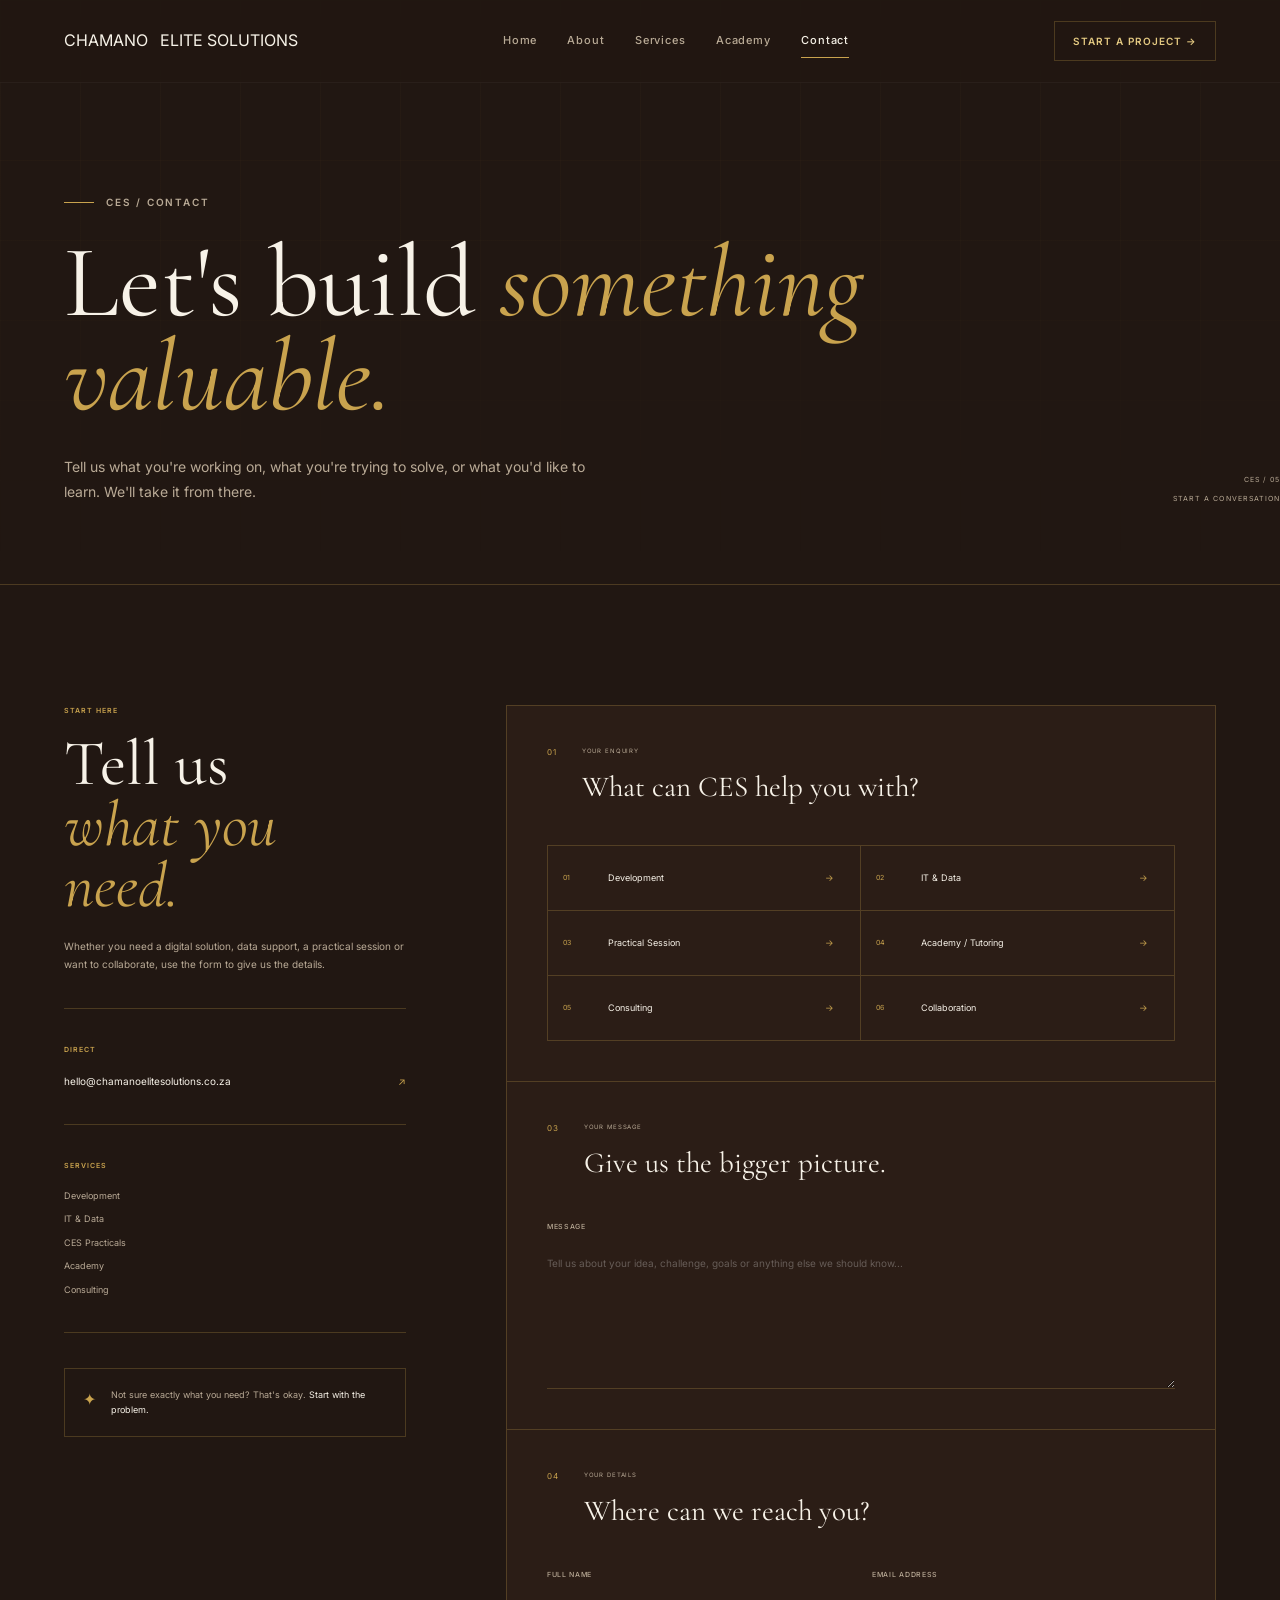
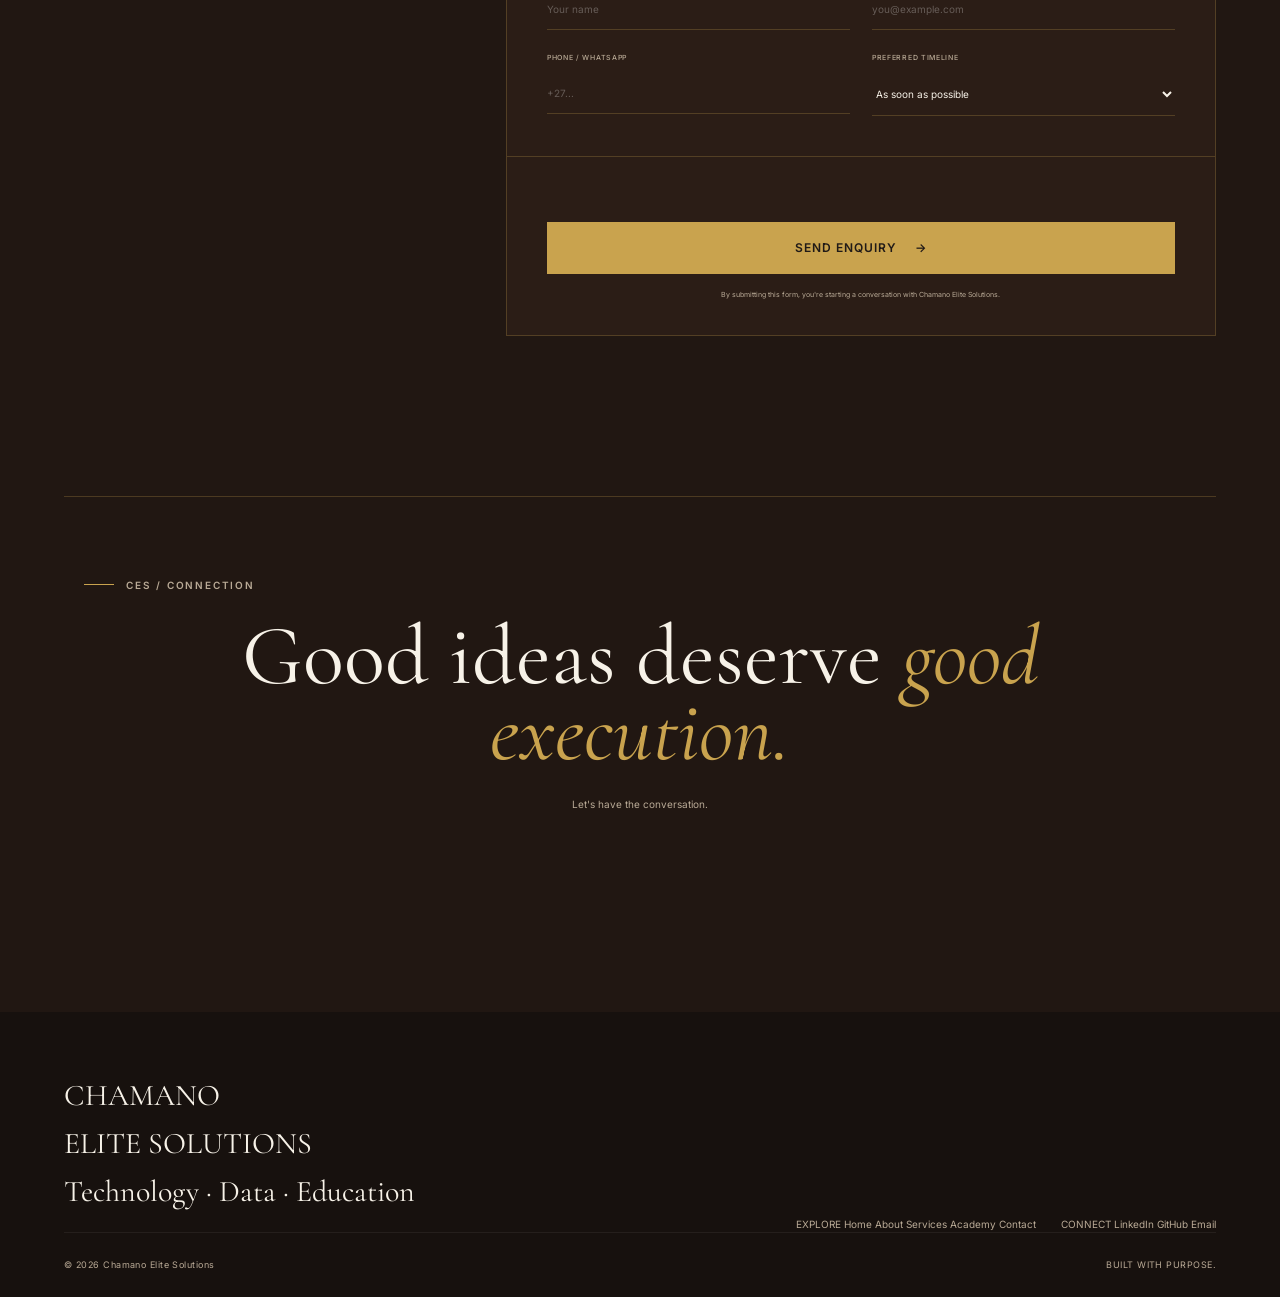
<file: contact.html>
<!DOCTYPE html>
<html lang="en">
<head>
    <meta charset="UTF-8">
    <meta name="viewport" content="width=device-width, initial-scale=1.0">
    <meta name="description" content="Meet Chamano Ramashia, founder, developer and IT consultant behind Chamano Elite Solutions.">
    <title> About — Chamano Elite Solutions </title>
    <!-- Google Fonts -->
    <link rel="preconnect" href="https://fonts.googleapis.com">
    <link rel="preconnect" href="https://fonts.gstatic.com" crossorigin>
    <link href="https://fonts.googleapis.com/css2?family=Cormorant+Garamond:ital,wght@0,400;0,500;0,600;1,400;1,500&family=Inter:wght@300;400;500;600&display=swap"  rel="stylesheet">
    <!-- Main CSS -->
    <link rel="stylesheet" href="style.css">
    <link rel="stylesheet" href="responsiveness.css">
    <link rel="stylesheet" href="css/pages.css">
</head>


<body>


<!-- =========================================================
     NAVIGATION
========================================================= -->

<header class="site-header">

    <div class="container nav-container">


        <a
            href="index.html"
            class="brand"
        >

            <span class="brand-main">
                CHAMANO
            </span>

            <span class="brand-sub">
                ELITE SOLUTIONS
            </span>

        </a>


        <nav
            class="main-nav"
            id="mainNav"
        >

            <a
                href="index.html"
                class="nav-link"
            >
                Home
            </a>

            <a
                href="about.html"
                class="nav-link"
            >
                About
            </a>

            <a
                href="services.html"
                class="nav-link"
            >
                Services
            </a>

            <a
                href="academy.html"
                class="nav-link"
            >
                Academy
            </a>

            <a
                href="contact.html"
                class="nav-link active"
            >
                Contact
            </a>

        </nav>


        <a
            href="contact.html"
            class="nav-cta"
        >

            Start a Project

            <span>→</span>

        </a>


        <button
            class="menu-toggle"
            id="menuToggle"
            aria-label="Open navigation"
            aria-expanded="false"
        >

            <span></span>
            <span></span>

        </button>

    </div>

</header>



<main>


<!-- =========================================================
     CONTACT HERO
========================================================= -->

<section class="page-hero contact-page-hero">

    <div class="container">


        <div class="page-hero-content">

            <div class="eyebrow">

                <span></span>

                CES / CONTACT

            </div>


            <h1>

                Let's build
                <em>something valuable.</em>

            </h1>


            <p>

                Tell us what you're working on,
                what you're trying to solve, or
                what you'd like to learn.

                We'll take it from there.

            </p>

        </div>


        <div class="page-hero-meta">

            <span>
                CES / 05
            </span>

            <span>
                START A CONVERSATION
            </span>

        </div>

    </div>

</section>



<!-- =========================================================
     CONTACT / PROJECT AREA
========================================================= -->

<section class="section contact-workspace">

    <div class="container">


        <div class="contact-layout">


            <!-- =============================================
                 LEFT INFORMATION
            ============================================== -->

            <aside class="contact-sidebar">


                <div class="contact-sidebar-block">

                    <span class="contact-label">
                        START HERE
                    </span>


                    <h2>

                        Tell us
                        <em>what you need.</em>

                    </h2>

                    <p>

                        Whether you need a digital
                        solution, data support, a
                        practical session or want
                        to collaborate, use the form
                        to give us the details.

                    </p>

                </div>


                <div class="contact-sidebar-block">

                    <span class="contact-label">
                        DIRECT
                    </span>


                    <a
                        href="mailto:hello@chamanoelitesolutions.co.za"
                        class="contact-direct-link"
                    >

                        hello@chamanoelitesolutions.co.za

                        <span>↗</span>

                    </a>

                </div>


                <div class="contact-sidebar-block">

                    <span class="contact-label">
                        SERVICES
                    </span>


                    <div class="contact-service-list">

                        <span>
                            Development
                        </span>

                        <span>
                            IT &amp; Data
                        </span>

                        <span>
                            CES Practicals
                        </span>

                        <span>
                            Academy
                        </span>

                        <span>
                            Consulting
                        </span>

                    </div>

                </div>


                <div class="contact-sidebar-note">

                    <span>✦</span>

                    <p>

                        Not sure exactly what you
                        need? That's okay.

                        <strong>
                            Start with the problem.
                        </strong>

                    </p>

                </div>

            </aside>



            <!-- =============================================
                 FORM
            ============================================== -->

            <div class="contact-form-wrapper">


                <form
                    id="contactForm"
                    class="ces-contact-form"
                    novalidate
                >


                    <!-- =====================================
                         STEP 01
                    ====================================== -->

                    <div class="form-section">

                        <div class="form-section-heading">

                            <span>
                                01
                            </span>

                            <div>

                                <small>
                                    YOUR ENQUIRY
                                </small>

                                <h3>
                                    What can CES help you with?
                                </h3>

                            </div>

                        </div>


                        <div
                            class="service-choice-grid"
                            id="serviceChoices"
                        >


                            <button
                                type="button"
                                class="service-choice"
                                data-service="Development"
                            >

                                <span class="choice-number">
                                    01
                                </span>

                                <span>
                                    Development
                                </span>

                                <strong>
                                    →
                                </strong>

                            </button>


                            <button
                                type="button"
                                class="service-choice"
                                data-service="IT & Data"
                            >

                                <span class="choice-number">
                                    02
                                </span>

                                <span>
                                    IT &amp; Data
                                </span>

                                <strong>
                                    →
                                </strong>

                            </button>


                            <button
                                type="button"
                                class="service-choice"
                                data-service="CES Practical"
                            >

                                <span class="choice-number">
                                    03
                                </span>

                                <span>
                                    Practical Session
                                </span>

                                <strong>
                                    →
                                </strong>

                            </button>


                            <button
                                type="button"
                                class="service-choice"
                                data-service="Academy"
                            >

                                <span class="choice-number">
                                    04
                                </span>

                                <span>
                                    Academy / Tutoring
                                </span>

                                <strong>
                                    →
                                </strong>

                            </button>


                            <button
                                type="button"
                                class="service-choice"
                                data-service="Consulting"
                            >

                                <span class="choice-number">
                                    05
                                </span>

                                <span>
                                    Consulting
                                </span>

                                <strong>
                                    →
                                </strong>

                            </button>


                            <button
                                type="button"
                                class="service-choice"
                                data-service="Collaboration"
                            >

                                <span class="choice-number">
                                    06
                                </span>

                                <span>
                                    Collaboration
                                </span>

                                <strong>
                                    →
                                </strong>

                            </button>


                        </div>


                        <input
                            type="hidden"
                            id="selectedService"
                            name="service"
                        >

                    </div>



                    <!-- =====================================
                         DYNAMIC DETAILS
                    ====================================== -->

                    <div
                        class="form-section dynamic-form-section"
                        id="dynamicFormSection"
                    >

                        <div class="form-section-heading">

                            <span>
                                02
                            </span>

                            <div>

                                <small>
                                    PROJECT DETAILS
                                </small>

                                <h3>
                                    Tell us a little more.
                                </h3>

                            </div>

                        </div>



                        <!-- DEVELOPMENT -->

                        <div
                            class="dynamic-fields"
                            id="developmentFields"
                        >

                            <div class="field">

                                <label>
                                    What would you like to build?
                                </label>

                                <select
                                    id="developmentType"
                                    name="developmentType"
                                >

                                    <option value="">
                                        Select an option
                                    </option>

                                    <option>
                                        Business Website
                                    </option>

                                    <option>
                                        Portfolio Website
                                    </option>

                                    <option>
                                        Web Application
                                    </option>

                                    <option>
                                        E-commerce
                                    </option>

                                    <option>
                                        Custom Software
                                    </option>

                                    <option>
                                        Other
                                    </option>

                                </select>

                            </div>


                            <div class="field">

                                <label>
                                    Estimated budget
                                </label>

                                <select
                                    id="developmentBudget"
                                    name="budget"
                                >

                                    <option value="">
                                        Select a range
                                    </option>

                                    <option>
                                        Under R5,000
                                    </option>

                                    <option>
                                        R5,000 – R10,000
                                    </option>

                                    <option>
                                        R10,000 – R25,000
                                    </option>

                                    <option>
                                        R25,000+
                                    </option>

                                    <option>
                                        Not sure yet
                                    </option>

                                </select>

                            </div>

                        </div>



                        <!-- DATA -->

                        <div
                            class="dynamic-fields"
                            id="dataFields"
                        >

                            <div class="field">

                                <label>
                                    What are you working with?
                                </label>

                                <select
                                    name="dataSource"
                                >

                                    <option value="">
                                        Select an option
                                    </option>

                                    <option>
                                        Excel
                                    </option>

                                    <option>
                                        CSV
                                    </option>

                                    <option>
                                        SQL Database
                                    </option>

                                    <option>
                                        Multiple sources
                                    </option>

                                    <option>
                                        Not sure
                                    </option>

                                </select>

                            </div>


                            <div class="field">

                                <label>
                                    What do you need?
                                </label>

                                <select
                                    name="dataNeed"
                                >

                                    <option value="">
                                        Select an option
                                    </option>

                                    <option>
                                        Dashboard
                                    </option>

                                    <option>
                                        Data Analysis
                                    </option>

                                    <option>
                                        Reporting
                                    </option>

                                    <option>
                                        Data Cleaning
                                    </option>

                                    <option>
                                        Consulting
                                    </option>

                                </select>

                            </div>

                        </div>



                        <!-- PRACTICAL -->

                        <div
                            class="dynamic-fields"
                            id="practicalFields"
                        >

                            <div class="selected-product-box">

                                <span>
                                    SELECTED SESSION
                                </span>

                                <strong
                                    id="selectedProductDisplay"
                                >
                                    General Practical Session
                                </strong>

                            </div>


                            <div class="field">

                                <label>
                                    Preferred session format
                                </label>

                                <select
                                    name="sessionFormat"
                                >

                                    <option>
                                        1-on-1 Online
                                    </option>

                                    <option>
                                        Group Session
                                    </option>

                                </select>

                            </div>


                            <div class="field">

                                <label>
                                    Preferred timing
                                </label>

                                <select
                                    name="sessionTiming"
                                >

                                    <option>
                                        Weekday
                                    </option>

                                    <option>
                                        Weekend
                                    </option>

                                    <option>
                                        Flexible
                                    </option>

                                </select>

                            </div>

                        </div>



                        <!-- ACADEMY -->

                        <div
                            class="dynamic-fields"
                            id="academyFields"
                        >

                            <div class="field">

                                <label>
                                    What would you like to learn?
                                </label>

                                <select
                                    name="academySubject"
                                >

                                    <option value="">
                                        Select an option
                                    </option>

                                    <option>
                                        Mathematics
                                    </option>

                                    <option>
                                        Physical Science
                                    </option>

                                    <option>
                                        Web Development
                                    </option>

                                    <option>
                                        Programming
                                    </option>

                                    <option>
                                        Data / Power BI
                                    </option>

                                    <option>
                                        Other
                                    </option>

                                </select>

                            </div>


                            <div class="field">

                                <label>
                                    Level
                                </label>

                                <select
                                    name="academyLevel"
                                >

                                    <option value="">
                                        Select an option
                                    </option>

                                    <option>
                                        Grade 10
                                    </option>

                                    <option>
                                        Grade 11
                                    </option>

                                    <option>
                                        Beginner
                                    </option>

                                    <option>
                                        Intermediate
                                    </option>

                                    <option>
                                        Other
                                    </option>

                                </select>

                            </div>

                        </div>



                        <!-- CONSULTING -->

                        <div
                            class="dynamic-fields"
                            id="consultingFields"
                        >

                            <div class="field full-field">

                                <label>
                                    What problem are you trying to solve?
                                </label>

                                <textarea
                                    name="consultingProblem"
                                    rows="5"
                                    placeholder="Tell us briefly about the challenge..."
                                ></textarea>

                            </div>

                        </div>



                        <!-- COLLABORATION -->

                        <div
                            class="dynamic-fields"
                            id="collaborationFields"
                        >

                            <div class="field full-field">

                                <label>
                                    Tell us about the collaboration
                                </label>

                                <textarea
                                    name="collaborationDetails"
                                    rows="5"
                                    placeholder="Tell us what you're working on and how you'd like to collaborate..."
                                ></textarea>

                            </div>

                        </div>


                    </div>



                    <!-- =====================================
                         GENERAL MESSAGE
                    ====================================== -->

                    <div class="form-section">

                        <div class="form-section-heading">

                            <span>
                                03
                            </span>

                            <div>

                                <small>
                                    YOUR MESSAGE
                                </small>

                                <h3>
                                    Give us the bigger picture.
                                </h3>

                            </div>

                        </div>


                        <div class="field full-field">

                            <label for="message">
                                Message
                            </label>

                            <textarea
                                id="message"
                                name="message"
                                rows="7"
                                placeholder="Tell us about your idea, challenge, goals or anything else we should know..."
                                required
                            ></textarea>

                        </div>

                    </div>



                    <!-- =====================================
                         CONTACT DETAILS
                    ====================================== -->

                    <div class="form-section">

                        <div class="form-section-heading">

                            <span>
                                04
                            </span>

                            <div>

                                <small>
                                    YOUR DETAILS
                                </small>

                                <h3>
                                    Where can we reach you?
                                </h3>

                            </div>

                        </div>


                        <div class="form-grid">


                            <div class="field">

                                <label for="name">
                                    Full name
                                </label>

                                <input
                                    type="text"
                                    id="name"
                                    name="name"
                                    placeholder="Your name"
                                    required
                                >

                            </div>


                            <div class="field">

                                <label for="email">
                                    Email address
                                </label>

                                <input
                                    type="email"
                                    id="email"
                                    name="email"
                                    placeholder="you@example.com"
                                    required
                                >

                            </div>


                            <div class="field">

                                <label for="phone">
                                    Phone / WhatsApp
                                </label>

                                <input
                                    type="tel"
                                    id="phone"
                                    name="phone"
                                    placeholder="+27..."
                                >

                            </div>


                            <div class="field">

                                <label for="timeline">
                                    Preferred timeline
                                </label>

                                <select
                                    id="timeline"
                                    name="timeline"
                                >

                                    <option>
                                        As soon as possible
                                    </option>

                                    <option>
                                        Within 1 month
                                    </option>

                                    <option>
                                        1–3 months
                                    </option>

                                    <option>
                                        Flexible
                                    </option>

                                </select>

                            </div>


                        </div>

                    </div>



                    <!-- =====================================
                         SUBMIT
                    ====================================== -->

                    <div class="form-submit-area">


                        <div
                            class="form-message"
                            id="formMessage"
                            aria-live="polite"
                        ></div>


                        <button
                            type="submit"
                            class="btn btn-primary contact-submit"
                        >

                            SEND ENQUIRY

                            <span>
                                →
                            </span>

                        </button>


                        <p>

                            By submitting this form,
                            you're starting a conversation
                            with Chamano Elite Solutions.

                        </p>

                    </div>


                </form>



                <!-- =========================================
                     SUCCESS STATE
                ========================================== -->

                <div
                    class="contact-success"
                    id="contactSuccess"
                    aria-hidden="true"
                >

                    <div class="success-symbol">
                        ✦
                    </div>


                    <span class="eyebrow">

                        <span></span>

                        ENQUIRY RECEIVED

                    </span>


                    <h2>

                        Thank you.
                        <em>We've got it.</em>

                    </h2>


                    <p>

                        Your enquiry has been captured.
                        We'll review the details and
                        get back to you as soon as possible.

                    </p>


                    <a
                        href="services.html"
                        class="btn btn-secondary"
                    >

                        EXPLORE SERVICES

                        <span>
                            →
                        </span>

                    </a>

                </div>

            </div>

        </div>

    </div>

</section>



<!-- =========================================================
     FINAL CTA
========================================================= -->

<section class="section contact-final-cta">

    <div class="container">

        <div class="contact-final-inner">

            <span class="eyebrow">

                <span></span>

                CES / CONNECTION

            </span>


            <h2>

                Good ideas deserve
                <em>good execution.</em>

            </h2>


            <p>

                Let's have the conversation.

            </p>

        </div>

    </div>

</section>


</main>



<!-- =========================================================
     FOOTER
========================================================= -->

<footer class="site-footer">

    <div class="container">


        <div class="footer-main">


            <div class="footer-brand">

                <div class="brand-main">
                    CHAMANO
                </div>

                <div class="brand-sub">
                    ELITE SOLUTIONS
                </div>

                <p>
                    Technology · Data · Education
                </p>

            </div>


            <div class="footer-links">

                <div>

                    <span>
                        EXPLORE
                    </span>

                    <a href="index.html">
                        Home
                    </a>

                    <a href="about.html">
                        About
                    </a>

                    <a href="services.html">
                        Services
                    </a>

                    <a href="academy.html">
                        Academy
                    </a>

                    <a href="contact.html">
                        Contact
                    </a>

                </div>


                <div>

                    <span>
                        CONNECT
                    </span>

                    <a href="#">
                        LinkedIn
                    </a>

                    <a href="#">
                        GitHub
                    </a>

                    <a href="mailto:hello@chamanoelitesolutions.co.za">
                        Email
                    </a>

                </div>

            </div>

        </div>


        <div class="footer-bottom">

            <span>
                © 2026 Chamano Elite Solutions
            </span>

            <span>
                BUILT WITH PURPOSE.
            </span>

        </div>

    </div>

</footer>



<script src="script.js"></script>

</body>

</html>
</file>
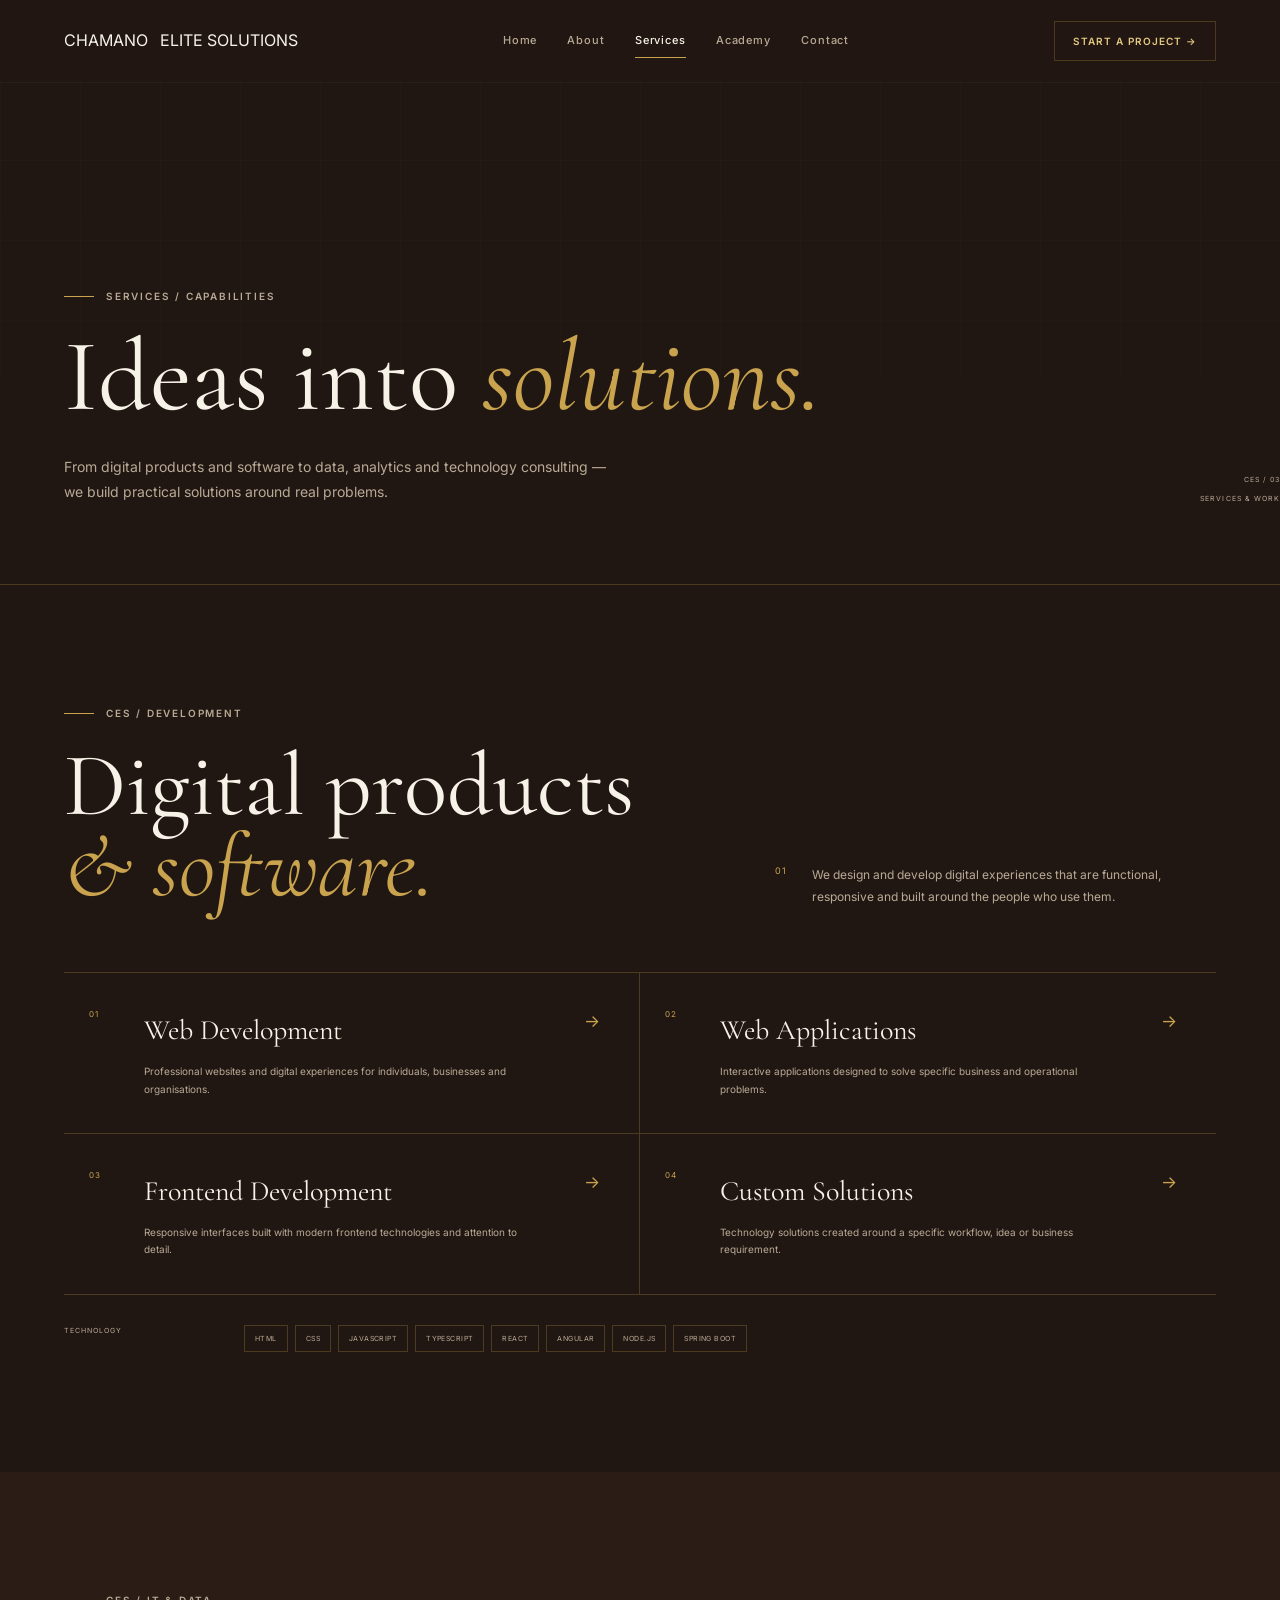
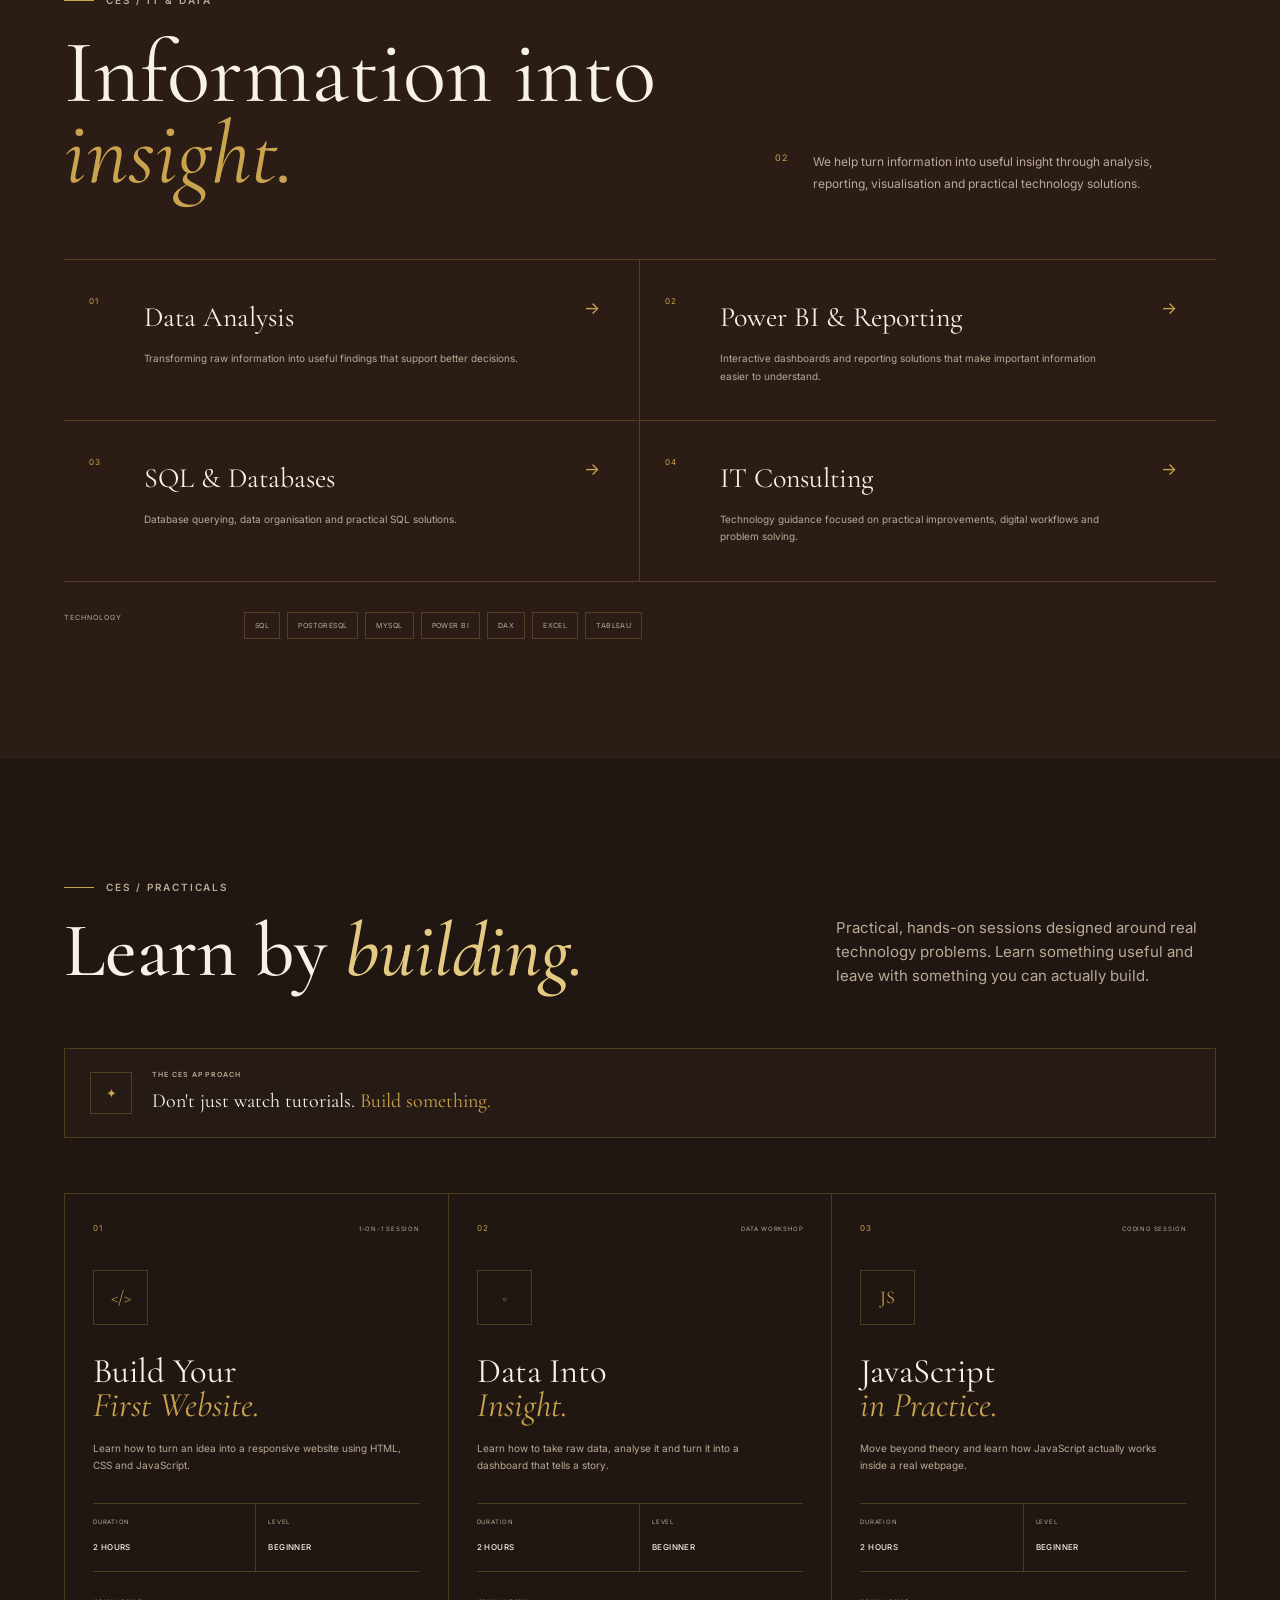
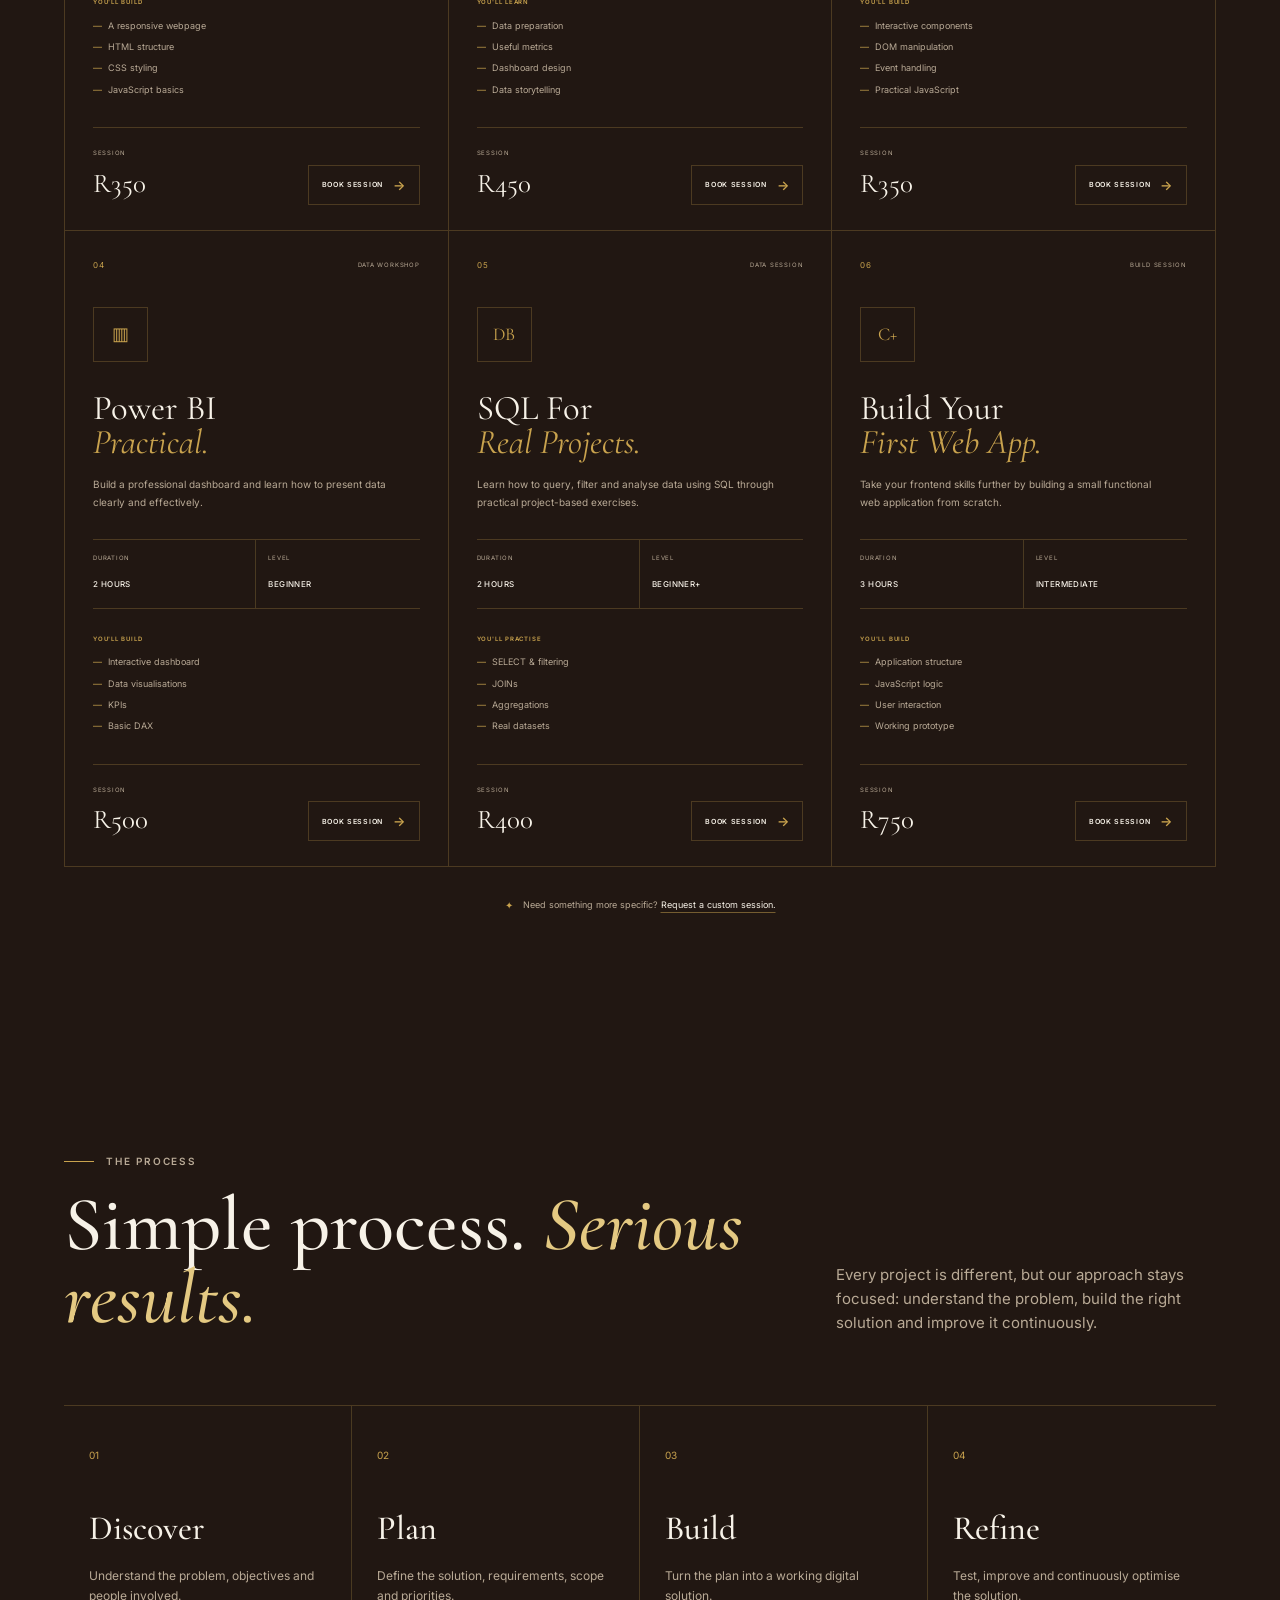
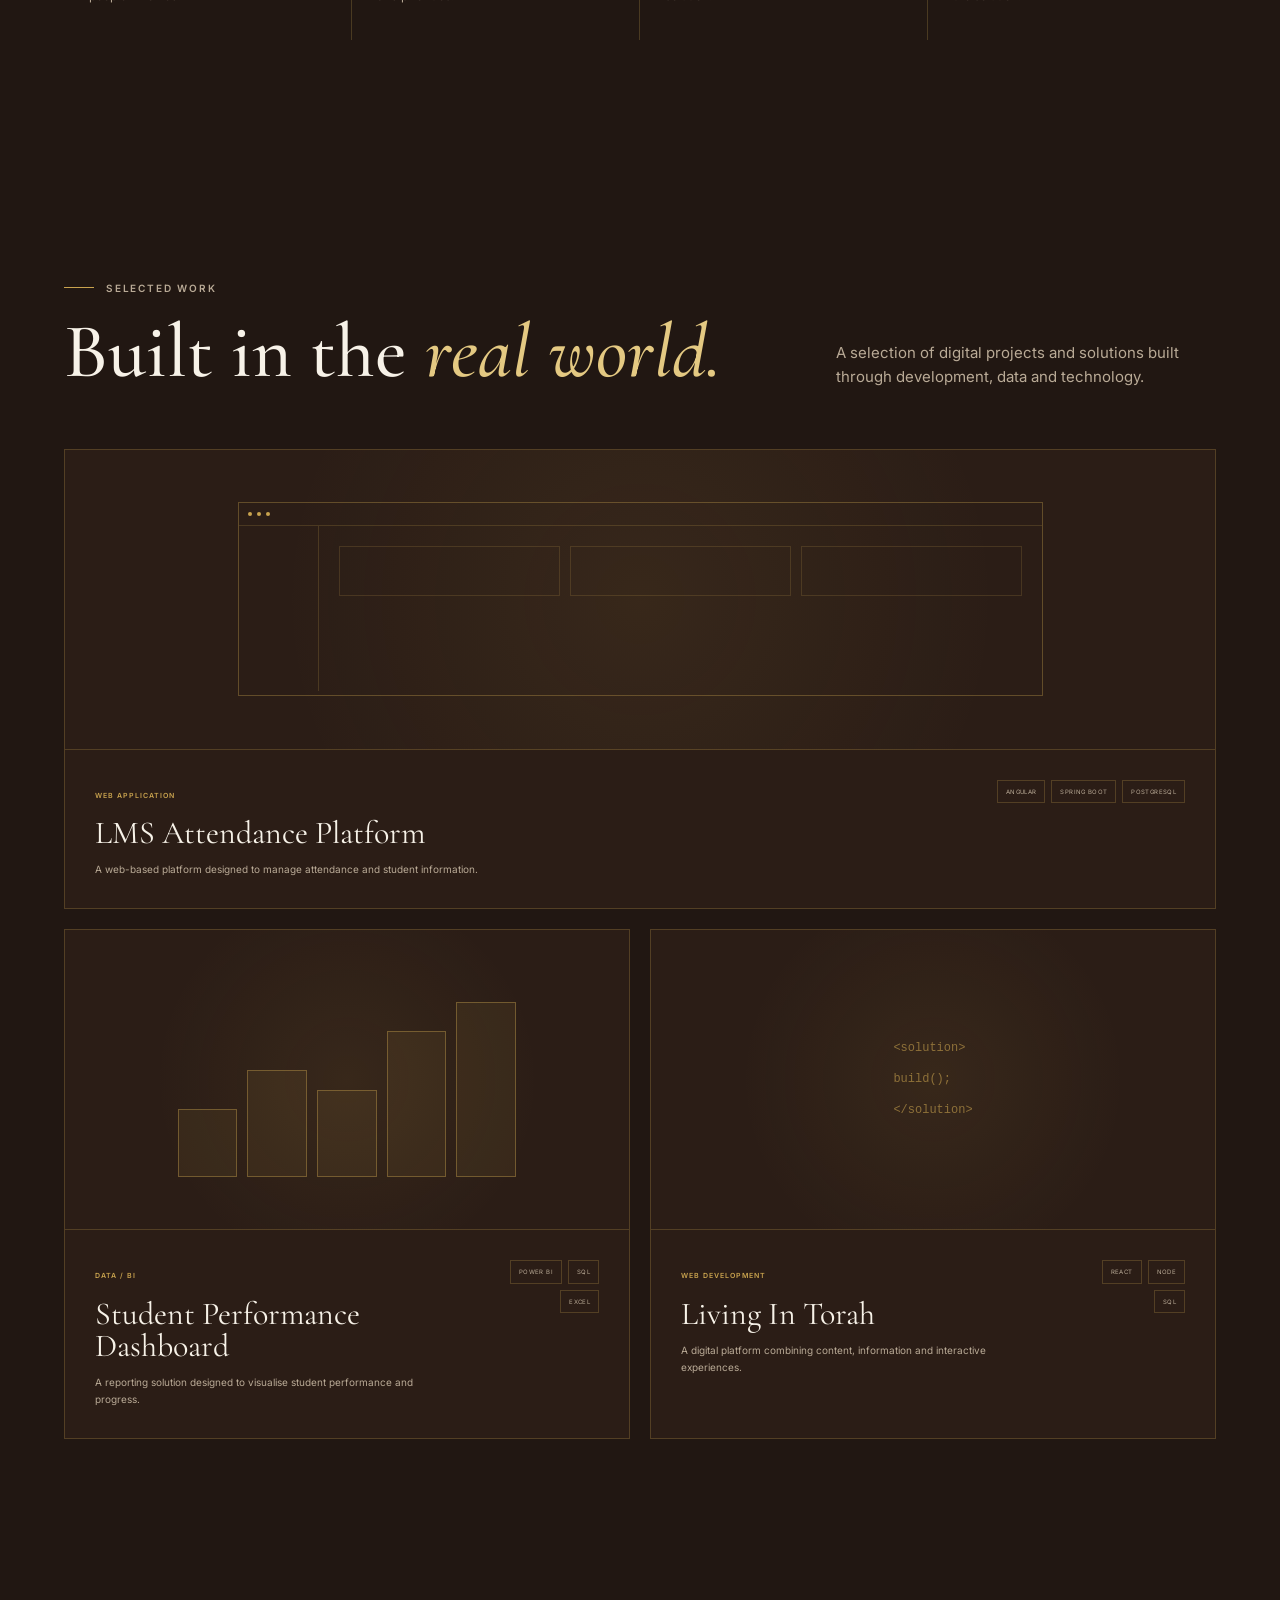
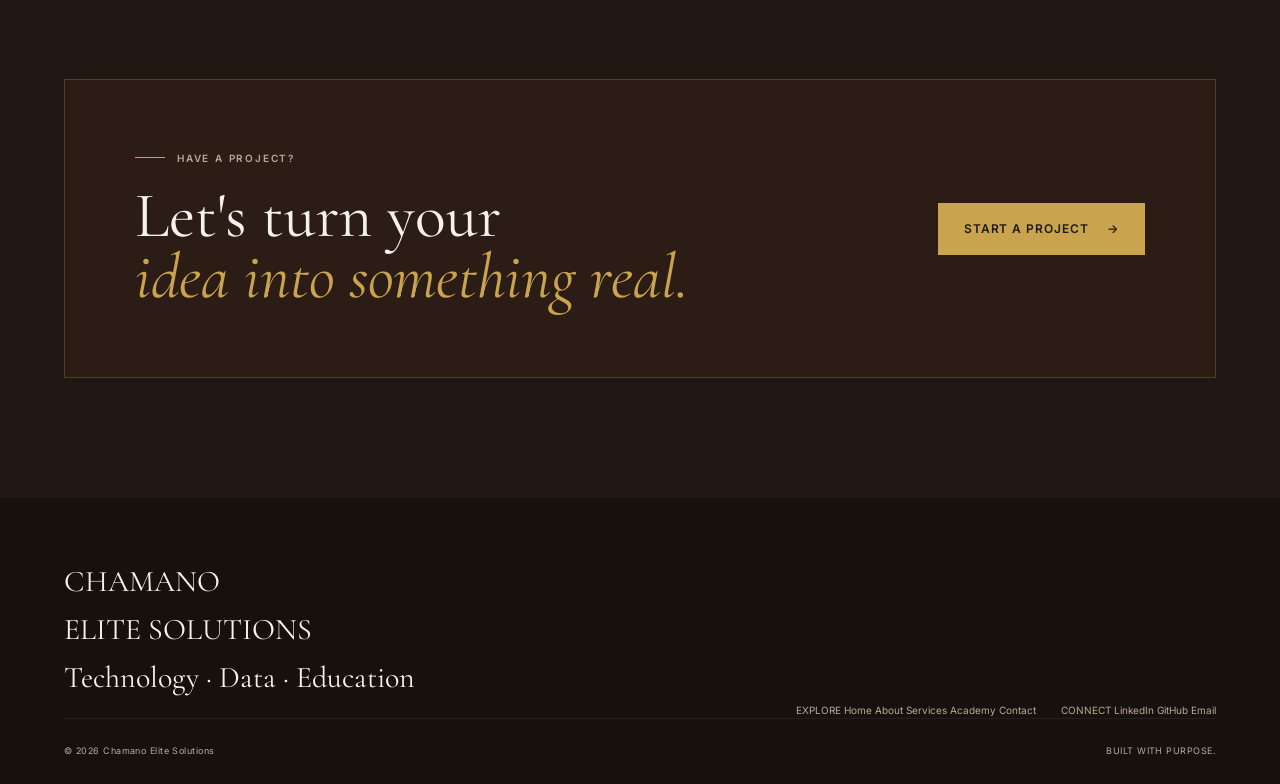
<file: services.html>
<!DOCTYPE html>
<html lang="en">
<head>
    <meta charset="UTF-8">
    <meta name="viewport"  content="width=device-width, initial-scale=1.0">
    <meta  name="description" content="Explore Chamano Elite Solutions development, IT and data services, and selected digital projects.">
    <title>  Services — Chamano Elite Solutions </title>

    <!-- Google Fonts -->
    <link rel="preconnect" href="https://fonts.googleapis.com">
    <link rel="preconnect" href="https://fonts.gstatic.com"crossorigin >

    <link  href="https://fonts.googleapis.com/css2?family=Cormorant+Garamond:ital,wght@0,400;0,500;0,600;1,400;1,500&family=Inter:wght@300;400;500;600&display=swap" rel="stylesheet" >
    <!-- CSS -->
    <link rel="stylesheet"  href="css/pages.css" >
    <link  rel="stylesheet" href="style.css">
    <link  rel="stylesheet"  href="responsiveness.css" >
  

</head>


<body>


<!-- =========================================================
     NAVIGATION
========================================================= -->

<header class="site-header">

    <div class="container nav-container">


        <a
            href="index.html"
            class="brand"
        >

            <span class="brand-main">
                CHAMANO
            </span>

            <span class="brand-sub">
                ELITE SOLUTIONS
            </span>

        </a>


      <nav
    class="main-nav"
    id="mainNav"
>

    <a
        href="index.html"
        class="nav-link"
    >
        Home
    </a>

    <a
        href="about.html"
        class="nav-link"
    >
        About
    </a>

    <a
        href="services.html"
        class="nav-link"
    >
        Services
    </a>

    <a
        href="academy.html"
        class="nav-link"
    >
        Academy
    </a>

    <a
        href="contact.html"
        class="nav-link"
    >
        Contact
    </a>

</nav>


        <a
            href="contact.html"
            class="nav-cta"
        >
            Start a Project
            <span>→</span>
        </a>


        <button
            class="menu-toggle"
            id="menuToggle"
            aria-label="Open navigation"
            aria-expanded="false"
        >

            <span></span>
            <span></span>

        </button>

    </div>

</header>



<main>


<!-- =========================================================
     PAGE HERO
========================================================= -->

<section class="page-hero services-page-hero">

    <div class="container">


        <div class="page-hero-content">

            <div class="eyebrow">

                <span></span>

                SERVICES / CAPABILITIES

            </div>


            <h1>

                Ideas into
                <em>solutions.</em>

            </h1>


            <p>

                From digital products and software
                to data, analytics and technology
                consulting — we build practical
                solutions around real problems.

            </p>

        </div>


        <div class="page-hero-meta">

            <span>
                CES / 03
            </span>

            <span>
                SERVICES &amp; WORK

            </span>

        </div>

    </div>

</section>



<!-- =========================================================
     DEVELOPMENT
========================================================= -->

<section
    class="section service-detail-section"
    id="development"
>

    <div class="container">


        <div class="service-detail-header">


            <div>

                <div class="eyebrow">

                    <span></span>

                    CES / DEVELOPMENT

                </div>


                <h2>

                    Digital products
                    <em>&amp; software.</em>

                </h2>

            </div>


            <div class="service-detail-intro">

                <span class="service-detail-number">
                    01
                </span>

                <p>

                    We design and develop digital
                    experiences that are functional,
                    responsive and built around
                    the people who use them.

                </p>

            </div>

        </div>



        <!-- SERVICES GRID -->

        <div class="service-offerings">


            <article class="offering-card">

                <span>01</span>

                <div>

                    <h3>
                        Web Development
                    </h3>

                    <p>
                        Professional websites and
                        digital experiences for
                        individuals, businesses
                        and organisations.
                    </p>

                </div>

                <strong>
                    →
                </strong>

            </article>


            <article class="offering-card">

                <span>02</span>

                <div>

                    <h3>
                        Web Applications
                    </h3>

                    <p>
                        Interactive applications
                        designed to solve specific
                        business and operational
                        problems.
                    </p>

                </div>

                <strong>
                    →
                </strong>

            </article>


            <article class="offering-card">

                <span>03</span>

                <div>

                    <h3>
                        Frontend Development
                    </h3>

                    <p>
                        Responsive interfaces built
                        with modern frontend
                        technologies and attention
                        to detail.
                    </p>

                </div>

                <strong>
                    →
                </strong>

            </article>


            <article class="offering-card">

                <span>04</span>

                <div>

                    <h3>
                        Custom Solutions
                    </h3>

                    <p>
                        Technology solutions created
                        around a specific workflow,
                        idea or business requirement.
                    </p>

                </div>

                <strong>
                    →
                </strong>

            </article>

        </div>



        <!-- TECHNOLOGY -->

        <div class="service-technology-row">

            <span>
                TECHNOLOGY
            </span>

            <div>

                <span>HTML</span>
                <span>CSS</span>
                <span>JAVASCRIPT</span>
                <span>TYPESCRIPT</span>
                <span>REACT</span>
                <span>ANGULAR</span>
                <span>NODE.JS</span>
                <span>SPRING BOOT</span>

            </div>

        </div>

    </div>

</section>



<!-- =========================================================
     IT & DATA
========================================================= -->

<section
    class="section service-detail-section data-service-section"
    id="data"
>

    <div class="container">


        <div class="service-detail-header">


            <div>

                <div class="eyebrow">

                    <span></span>

                    CES / IT &amp; DATA

                </div>


                <h2>

                    Information into
                    <em>insight.</em>

                </h2>

            </div>


            <div class="service-detail-intro">

                <span class="service-detail-number">
                    02
                </span>

                <p>

                    We help turn information into
                    useful insight through analysis,
                    reporting, visualisation and
                    practical technology solutions.

                </p>

            </div>

        </div>



        <div class="service-offerings">


            <article class="offering-card">

                <span>01</span>

                <div>

                    <h3>
                        Data Analysis
                    </h3>

                    <p>
                        Transforming raw information
                        into useful findings that
                        support better decisions.
                    </p>

                </div>

                <strong>
                    →
                </strong>

            </article>


            <article class="offering-card">

                <span>02</span>

                <div>

                    <h3>
                        Power BI &amp; Reporting
                    </h3>

                    <p>
                        Interactive dashboards and
                        reporting solutions that make
                        important information easier
                        to understand.
                    </p>

                </div>

                <strong>
                    →
                </strong>

            </article>


            <article class="offering-card">

                <span>03</span>

                <div>

                    <h3>
                        SQL &amp; Databases
                    </h3>

                    <p>
                        Database querying, data
                        organisation and practical
                        SQL solutions.
                    </p>

                </div>

                <strong>
                    →
                </strong>

            </article>


            <article class="offering-card">

                <span>04</span>

                <div>

                    <h3>
                        IT Consulting
                    </h3>

                    <p>
                        Technology guidance focused
                        on practical improvements,
                        digital workflows and
                        problem solving.
                    </p>

                </div>

                <strong>
                    →
                </strong>

            </article>

        </div>



        <div class="service-technology-row">

            <span>
                TECHNOLOGY
            </span>

            <div>

                <span>SQL</span>
                <span>POSTGRESQL</span>
                <span>MYSQL</span>
                <span>POWER BI</span>
                <span>DAX</span>
                <span>EXCEL</span>
                <span>TABLEAU</span>

            </div>

        </div>

    </div>

</section>

<!-- =========================================================
     CES PRACTICALS
========================================================= -->

<section
    class="section practicals-section"
    id="practicals"
>

    <div class="container">


        <!-- Section heading -->

        <div class="section-heading">

            <div>

                <div class="eyebrow">

                    <span></span>

                    CES / PRACTICALS

                </div>


                <h2>

                    Learn by
                    <em>building.</em>

                </h2>

            </div>


            <p>

                Practical, hands-on sessions designed
                around real technology problems.
                Learn something useful and leave with
                something you can actually build.

            </p>

        </div>



        <!-- Intro statement -->

        <div class="practicals-intro">

            <div class="practicals-intro-mark">
                ✦
            </div>

            <div>

                <span>
                    THE CES APPROACH
                </span>

                <p>

                    Don't just watch tutorials.
                    <strong>
                        Build something.
                    </strong>

                </p>

            </div>

        </div>



        <!-- =================================================
             PRODUCTS
        ================================================== -->

        <div class="practicals-grid">


            <!-- =============================================
                 PRODUCT 01
            ============================================== -->

            <article
                class="practical-card"
                data-product="website-builder"
                data-price="350"
            >

                <div class="practical-top">

                    <span class="practical-number">
                        01
                    </span>

                    <span class="practical-type">
                        1-ON-1 SESSION
                    </span>

                </div>


                <div class="practical-icon">
                    &lt;/&gt;
                </div>


                <h3>

                    Build Your
                    <em>First Website.</em>

                </h3>


                <p>

                    Learn how to turn an idea into
                    a responsive website using HTML,
                    CSS and JavaScript.

                </p>


                <div class="practical-meta">

                    <div>

                        <span>
                            DURATION
                        </span>

                        <strong>
                            2 HOURS
                        </strong>

                    </div>


                    <div>

                        <span>
                            LEVEL
                        </span>

                        <strong>
                            BEGINNER
                        </strong>

                    </div>

                </div>


                <div class="practical-includes">

                    <span>
                        YOU'LL BUILD
                    </span>

                    <ul>

                        <li>
                            A responsive webpage
                        </li>

                        <li>
                            HTML structure
                        </li>

                        <li>
                            CSS styling
                        </li>

                        <li>
                            JavaScript basics
                        </li>

                    </ul>

                </div>


                <div class="practical-bottom">

                    <div>

                        <small>
                            SESSION
                        </small>

                        <strong>
                            R350
                        </strong>

                    </div>


                    <button
                        class="practical-btn"
                        data-product-name="Build Your First Website"
                        data-product-price="R350"
                    >

                        BOOK SESSION

                        <span>
                            →
                        </span>

                    </button>

                </div>

            </article>



            <!-- =============================================
                 PRODUCT 02
            ============================================== -->

            <article
                class="practical-card"
                data-product="data-insight"
                data-price="450"
            >

                <div class="practical-top">

                    <span class="practical-number">
                        02
                    </span>

                    <span class="practical-type">
                        DATA WORKSHOP
                    </span>

                </div>


                <div class="practical-icon">
                    ◇
                </div>


                <h3>

                    Data Into
                    <em>Insight.</em>

                </h3>


                <p>

                    Learn how to take raw data,
                    analyse it and turn it into
                    a dashboard that tells a story.

                </p>


                <div class="practical-meta">

                    <div>

                        <span>
                            DURATION
                        </span>

                        <strong>
                            2 HOURS
                        </strong>

                    </div>


                    <div>

                        <span>
                            LEVEL
                        </span>

                        <strong>
                            BEGINNER
                        </strong>

                    </div>

                </div>


                <div class="practical-includes">

                    <span>
                        YOU'LL LEARN
                    </span>

                    <ul>

                        <li>
                            Data preparation
                        </li>

                        <li>
                            Useful metrics
                        </li>

                        <li>
                            Dashboard design
                        </li>

                        <li>
                            Data storytelling
                        </li>

                    </ul>

                </div>


                <div class="practical-bottom">

                    <div>

                        <small>
                            SESSION
                        </small>

                        <strong>
                            R450
                        </strong>

                    </div>


                    <button
                        class="practical-btn"
                        data-product-name="Data Into Insight"
                        data-product-price="R450"
                    >

                        BOOK SESSION

                        <span>
                            →
                        </span>

                    </button>

                </div>

            </article>



            <!-- =============================================
                 PRODUCT 03
            ============================================== -->

            <article
                class="practical-card"
                data-product="javascript"
                data-price="350"
            >

                <div class="practical-top">

                    <span class="practical-number">
                        03
                    </span>

                    <span class="practical-type">
                        CODING SESSION
                    </span>

                </div>


                <div class="practical-icon">
                    JS
                </div>


                <h3>

                    JavaScript
                    <em>in Practice.</em>

                </h3>


                <p>

                    Move beyond theory and learn
                    how JavaScript actually works
                    inside a real webpage.

                </p>


                <div class="practical-meta">

                    <div>

                        <span>
                            DURATION
                        </span>

                        <strong>
                            2 HOURS
                        </strong>

                    </div>


                    <div>

                        <span>
                            LEVEL
                        </span>

                        <strong>
                            BEGINNER
                        </strong>

                    </div>

                </div>


                <div class="practical-includes">

                    <span>
                        YOU'LL BUILD
                    </span>

                    <ul>

                        <li>
                            Interactive components
                        </li>

                        <li>
                            DOM manipulation
                        </li>

                        <li>
                            Event handling
                        </li>

                        <li>
                            Practical JavaScript
                        </li>

                    </ul>

                </div>


                <div class="practical-bottom">

                    <div>

                        <small>
                            SESSION
                        </small>

                        <strong>
                            R350
                        </strong>

                    </div>


                    <button
                        class="practical-btn"
                        data-product-name="JavaScript in Practice"
                        data-product-price="R350"
                    >

                        BOOK SESSION

                        <span>
                            →
                        </span>

                    </button>

                </div>

            </article>



            <!-- =============================================
                 PRODUCT 04
            ============================================== -->

            <article
                class="practical-card"
                data-product="power-bi"
                data-price="500"
            >

                <div class="practical-top">

                    <span class="practical-number">
                        04
                    </span>

                    <span class="practical-type">
                        DATA WORKSHOP
                    </span>

                </div>


                <div class="practical-icon">
                    ▥
                </div>


                <h3>

                    Power BI
                    <em>Practical.</em>

                </h3>


                <p>

                    Build a professional dashboard
                    and learn how to present data
                    clearly and effectively.

                </p>


                <div class="practical-meta">

                    <div>

                        <span>
                            DURATION
                        </span>

                        <strong>
                            2 HOURS
                        </strong>

                    </div>


                    <div>

                        <span>
                            LEVEL
                        </span>

                        <strong>
                            BEGINNER
                        </strong>

                    </div>

                </div>


                <div class="practical-includes">

                    <span>
                        YOU'LL BUILD
                    </span>

                    <ul>

                        <li>
                            Interactive dashboard
                        </li>

                        <li>
                            Data visualisations
                        </li>

                        <li>
                            KPIs
                        </li>

                        <li>
                            Basic DAX
                        </li>

                    </ul>

                </div>


                <div class="practical-bottom">

                    <div>

                        <small>
                            SESSION
                        </small>

                        <strong>
                            R500
                        </strong>

                    </div>


                    <button
                        class="practical-btn"
                        data-product-name="Power BI Practical"
                        data-product-price="R500"
                    >

                        BOOK SESSION

                        <span>
                            →
                        </span>

                    </button>

                </div>

            </article>



            <!-- =============================================
                 PRODUCT 05
            ============================================== -->

            <article
                class="practical-card"
                data-product="sql"
                data-price="400"
            >

                <div class="practical-top">

                    <span class="practical-number">
                        05
                    </span>

                    <span class="practical-type">
                        DATA SESSION
                    </span>

                </div>


                <div class="practical-icon">
                    DB
                </div>


                <h3>

                    SQL For
                    <em>Real Projects.</em>

                </h3>


                <p>

                    Learn how to query, filter and
                    analyse data using SQL through
                    practical project-based exercises.

                </p>


                <div class="practical-meta">

                    <div>

                        <span>
                            DURATION
                        </span>

                        <strong>
                            2 HOURS
                        </strong>

                    </div>


                    <div>

                        <span>
                            LEVEL
                        </span>

                        <strong>
                            BEGINNER+
                        </strong>

                    </div>

                </div>


                <div class="practical-includes">

                    <span>
                        YOU'LL PRACTISE
                    </span>

                    <ul>

                        <li>
                            SELECT &amp; filtering
                        </li>

                        <li>
                            JOINs
                        </li>

                        <li>
                            Aggregations
                        </li>

                        <li>
                            Real datasets
                        </li>

                    </ul>

                </div>


                <div class="practical-bottom">

                    <div>

                        <small>
                            SESSION
                        </small>

                        <strong>
                            R400
                        </strong>

                    </div>


                    <button
                        class="practical-btn"
                        data-product-name="SQL For Real Projects"
                        data-product-price="R400"
                    >

                        BOOK SESSION

                        <span>
                            →
                        </span>

                    </button>

                </div>

            </article>



            <!-- =============================================
                 PRODUCT 06
            ============================================== -->

            <article
                class="practical-card"
                data-product="web-app"
                data-price="750"
            >

                <div class="practical-top">

                    <span class="practical-number">
                        06
                    </span>

                    <span class="practical-type">
                        BUILD SESSION
                    </span>

                </div>


                <div class="practical-icon">
                    C+
                </div>


                <h3>

                    Build Your
                    <em>First Web App.</em>

                </h3>


                <p>

                    Take your frontend skills further
                    by building a small functional
                    web application from scratch.

                </p>


                <div class="practical-meta">

                    <div>

                        <span>
                            DURATION
                        </span>

                        <strong>
                            3 HOURS
                        </strong>

                    </div>


                    <div>

                        <span>
                            LEVEL
                        </span>

                        <strong>
                            INTERMEDIATE
                        </strong>

                    </div>

                </div>


                <div class="practical-includes">

                    <span>
                        YOU'LL BUILD
                    </span>

                    <ul>

                        <li>
                            Application structure
                        </li>

                        <li>
                            JavaScript logic
                        </li>

                        <li>
                            User interaction
                        </li>

                        <li>
                            Working prototype
                        </li>

                    </ul>

                </div>


                <div class="practical-bottom">

                    <div>

                        <small>
                            SESSION
                        </small>

                        <strong>
                            R750
                        </strong>

                    </div>


                    <button
                        class="practical-btn"
                        data-product-name="Build Your First Web App"
                        data-product-price="R750"
                    >

                        BOOK SESSION

                        <span>
                            →
                        </span>

                    </button>

                </div>

            </article>

        </div>


        <!-- Product note -->

        <div class="practicals-note">

            <span>✦</span>

            <p>
                Need something more specific?
                <a href="contact.html">
                    Request a custom session.
                </a>
            </p>

        </div>

    </div>

</section>

<!-- =========================================================
     HOW WE WORK
========================================================= -->

<section
    class="section process-section"
    id="process"
>

    <div class="container">


        <div class="section-heading">

            <div>

                <div class="eyebrow">

                    <span></span>

                    THE PROCESS

                </div>


                <h2>

                    Simple process.
                    <em>Serious results.</em>

                </h2>

            </div>


            <p>

                Every project is different, but
                our approach stays focused:
                understand the problem, build
                the right solution and improve
                it continuously.

            </p>

        </div>



        <div class="process-grid">


            <div class="process-item">

                <span>
                    01
                </span>

                <h3>
                    Discover
                </h3>

                <p>
                    Understand the problem,
                    objectives and people
                    involved.
                </p>

            </div>


            <div class="process-item">

                <span>
                    02
                </span>

                <h3>
                    Plan
                </h3>

                <p>
                    Define the solution,
                    requirements, scope
                    and priorities.
                </p>

            </div>


            <div class="process-item">

                <span>
                    03
                </span>

                <h3>
                    Build
                </h3>

                <p>
                    Turn the plan into a
                    working digital solution.
                </p>

            </div>


            <div class="process-item">

                <span>
                    04
                </span>

                <h3>
                    Refine
                </h3>

                <p>
                    Test, improve and
                    continuously optimise
                    the solution.
                </p>

            </div>

        </div>

    </div>

</section>



<!-- =========================================================
     SELECTED WORK
========================================================= -->

<section
    class="section work-section"
    id="work"
>

    <div class="container">


        <div class="section-heading">

            <div>

                <div class="eyebrow">

                    <span></span>

                    SELECTED WORK

                </div>


                <h2>

                    Built in the
                    <em>real world.</em>

                </h2>

            </div>


            <p>

                A selection of digital projects
                and solutions built through
                development, data and technology.

            </p>

        </div>



        <div class="service-project-grid">


            <!-- PROJECT 01 -->

            <article
                class="service-project-card featured"
            >

                <div class="project-visual">

                    <div class="project-ui">

                        <div class="project-ui-bar">

                            <span></span>
                            <span></span>
                            <span></span>

                        </div>


                        <div class="project-ui-content">

                            <div class="project-ui-sidebar"></div>

                            <div class="project-ui-main">

                                <div></div>
                                <div></div>
                                <div></div>

                            </div>

                        </div>

                    </div>

                </div>


                <div class="service-project-info">

                    <div>

                        <span>
                            WEB APPLICATION
                        </span>

                        <h3>
                            LMS Attendance
                            Platform
                        </h3>

                        <p>

                            A web-based platform
                            designed to manage
                            attendance and student
                            information.

                        </p>

                    </div>


                    <div class="project-stack">

                        <span>ANGULAR</span>
                        <span>SPRING BOOT</span>
                        <span>POSTGRESQL</span>

                    </div>

                </div>

            </article>



            <!-- PROJECT 02 -->

            <article class="service-project-card">

                <div class="project-visual">

                    <div class="data-visual">

                        <div class="data-bar"></div>
                        <div class="data-bar"></div>
                        <div class="data-bar"></div>
                        <div class="data-bar"></div>
                        <div class="data-bar"></div>

                    </div>

                </div>


                <div class="service-project-info">

                    <div>

                        <span>
                            DATA / BI
                        </span>

                        <h3>
                            Student Performance
                            Dashboard
                        </h3>

                        <p>

                            A reporting solution
                            designed to visualise
                            student performance
                            and progress.

                        </p>

                    </div>


                    <div class="project-stack">

                        <span>POWER BI</span>
                        <span>SQL</span>
                        <span>EXCEL</span>

                    </div>

                </div>

            </article>



            <!-- PROJECT 03 -->

            <article class="service-project-card">

                <div class="project-visual">

                    <div class="code-visual">

                        <span>
                            &lt;solution&gt;
                        </span>

                        <span>
                            build();
                        </span>

                        <span>
                            &lt;/solution&gt;
                        </span>

                    </div>

                </div>


                <div class="service-project-info">

                    <div>

                        <span>
                            WEB DEVELOPMENT
                        </span>

                        <h3>
                            Living In Torah
                        </h3>

                        <p>

                            A digital platform
                            combining content,
                            information and
                            interactive experiences.

                        </p>

                    </div>


                    <div class="project-stack">

                        <span>REACT</span>
                        <span>NODE</span>
                        <span>SQL</span>

                    </div>

                </div>

            </article>

        </div>

    </div>

</section>



<!-- =========================================================
     CTA
========================================================= -->

<section class="section services-cta-section">

    <div class="container">

        <div class="services-cta">

            <div>

                <span class="eyebrow">

                    <span></span>

                    HAVE A PROJECT?

                </span>


                <h2>

                    Let's turn your
                    <em>idea into something real.</em>

                </h2>

            </div>


            <a
                href="contact.html"
                class="btn btn-primary"
            >

                START A PROJECT

                <span>→</span>

            </a>

        </div>

    </div>

</section>


</main>



<!-- =========================================================
     FOOTER
========================================================= -->

<footer class="site-footer">

    <div class="container">


        <div class="footer-main">


            <div class="footer-brand">

                <div class="brand-main">
                    CHAMANO
                </div>

                <div class="brand-sub">
                    ELITE SOLUTIONS
                </div>

                <p>
                    Technology · Data · Education
                </p>

            </div>


            <div class="footer-links">


                <div>

                    <span>
                        EXPLORE
                    </span>

                    <a href="index.html">
                        Home
                    </a>

                    <a href="about.html">
                        About
                    </a>

                    <a href="services.html">
                        Services
                    </a>

                    <a href="academy.html">
                        Academy
                    </a>

                    <a href="contact.html">
                        Contact
                    </a>

                </div>


                <div>

                    <span>
                        CONNECT
                    </span>

                    <a href="#">
                        LinkedIn
                    </a>

                    <a href="#">
                        GitHub
                    </a>

                    <a href="mailto:hello@chamanoelitesolutions.co.za">
                        Email
                    </a>

                </div>

            </div>

        </div>


        <div class="footer-bottom">

            <span>
                © 2026 Chamano Elite Solutions
            </span>

            <span>
                BUILT WITH PURPOSE.
            </span>

        </div>

    </div>

</footer>


<!-- =========================================================
     PRACTICAL BOOKING MODAL
========================================================= -->

<div
    class="practical-modal"
    id="practicalModal"
    aria-hidden="true"
>

    <div class="practical-modal-overlay"></div>


    <div
        class="practical-modal-box"
        role="dialog"
        aria-modal="true"
        aria-labelledby="modalProductName"
    >

        <button
            class="practical-modal-close"
            id="closePracticalModal"
            aria-label="Close"
        >
            ×
        </button>


        <span class="eyebrow">

            <span></span>

            CES / BOOKING

        </span>


        <h2 id="modalProductName">
            Book a Session
        </h2>


        <p class="modal-selected">

            Selected:
            <strong id="modalProductPrice">
                R0
            </strong>

        </p>


        <div class="modal-divider"></div>


        <p>

            This session will be added to your
            project enquiry. We'll confirm
            availability and next steps with you.

        </p>


        <a
            href="contact.html"
            class="btn btn-primary modal-contact-btn"
            id="modalContactBtn"
        >

            CONTINUE

            <span>
                →
            </span>

        </a>

    </div>

</div>


<script src="script.js"></script>

<script src="js/navigation.js"></script>


</body>

</html>
</file>
<file: style.css>
:root {
    --color-bg: #211712;
    --color-bg-secondary: #2b1d16;
    --color-bg-light: #302119;

    --color-gold: #c9a34e;
    --color-gold-light: #e4c982;

    --color-text: #f7f2e8;
    --color-muted: #b9aa96;

    --color-light: #f7f2e8;
    --color-dark: #201a17;

    --color-border: rgba(201, 163, 78, 0.25);

    --font-display: "Cormorant Garamond", serif;
    --font-body: "Inter", sans-serif;

    --container: 1200px;

    --transition: 0.3s ease;
}


/* =========================================
   RESET
========================================= */

* {
    margin: 0;
    padding: 0;
    box-sizing: border-box;
}

html {
    scroll-behavior: smooth;
}

body {
    font-family: var(--font-body);
    background: var(--color-bg);
    color: var(--color-text);
    line-height: 1.6;
}

a {
    color: inherit;
    text-decoration: none;
}

button,
input,
textarea,
select {
    font-family: inherit;
}

img {
    max-width: 100%;
    display: block;
}


/* =========================================
   GLOBAL
========================================= */

.container {
    width: min(90%, var(--container));
    margin-inline: auto;
}

.section {
    padding: 120px 0;
}

.section-label {
    display: inline-block;

    font-size: 11px;
    font-weight: 600;

    letter-spacing: 0.2em;

    color: var(--color-gold);
}

.section-heading {
    display: flex;
    justify-content: space-between;
    align-items: flex-end;

    gap: 40px;

    margin-bottom: 60px;
}

.section-heading h2,
.about-content h2,
.education h2,
.contact-content h2 {
    font-family: var(--font-display);

    font-size: clamp(48px, 6vw, 78px);

    font-weight: 500;
    line-height: 0.95;

    margin-top: 20px;
}

.section-heading h2 em,
.about-content h2 em,
.education h2 em,
.contact-content h2 em {
    color: var(--color-gold-light);
    font-style: italic;
}

.section-heading>p {
    max-width: 380px;

    color: var(--color-muted);

    font-size: 15px;
}

.centered {
    display: block;
    text-align: center;
}

.centered h2 {
    margin-inline: auto;
}


/* =========================================
   BUTTONS
========================================= */

.btn {
    display: inline-flex;

    align-items: center;
    justify-content: center;

    gap: 18px;

    min-height: 52px;

    padding: 0 25px;

    border: 1px solid transparent;

    font-size: 12px;
    font-weight: 600;

    letter-spacing: 0.08em;
    text-transform: uppercase;

    cursor: pointer;

    transition: var(--transition);
}

.btn-primary {
    background: var(--color-gold);
    color: var(--color-dark);
}

.btn-primary:hover {
    background: var(--color-gold-light);
    transform: translateY(-2px);
}

.btn-outline {
    border-color: var(--color-border);
    color: var(--color-text);
}

.btn-outline:hover {
    border-color: var(--color-gold);
    color: var(--color-gold-light);
}

.text-link {
    color: var(--color-gold-light);

    font-size: 12px;
    font-weight: 600;

    letter-spacing: 0.08em;
    text-transform: uppercase;
}


/* =========================================
   HEADER
========================================= */

.site-header {
    position: fixed;

    top: 0;
    left: 0;

    width: 100%;

    z-index: 1000;

    border-bottom: 1px solid rgba(255, 255, 255, 0.04);

    background: rgba(33, 23, 18, 0.88);

    backdrop-filter: blur(15px);
}

.nav-container {
    height: 82px;

    display: flex;
    align-items: center;
    justify-content: space-between;

    gap: 30px;
}

.brand {
    display: flex;
    align-items: center;

    gap: 12px;
}

.brand-mark {
    width: 38px;
    height: 38px;

    display: grid;
    place-items: center;

    border: 1px solid var(--color-gold);

    color: var(--color-gold);

    font-family: var(--font-display);
    font-size: 24px;
}

.brand-text {
    display: flex;
    flex-direction: column;
}

.brand-text span {
    font-size: 14px;
    font-weight: 700;
    letter-spacing: 0.15em;
}

.brand-text small {
    color: var(--color-gold);

    font-size: 7px;
    letter-spacing: 0.23em;
}

.main-nav {
    display: flex;
    gap: 30px;
}

.nav-link {
    position: relative;

    color: var(--color-muted);

    font-size: 11px;
    font-weight: 500;

    letter-spacing: 0.08em;

    transition: var(--transition);
}

.nav-link:hover,
.nav-link.active {
    color: var(--color-text);
}

.nav-link.active::after {
    content: "";

    position: absolute;

    left: 0;
    bottom: -8px;

    width: 100%;
    height: 1px;

    background: var(--color-gold);
}

.nav-cta {
    padding: 11px 18px;

    border: 1px solid var(--color-border);

    color: var(--color-gold-light);

    font-size: 10px;

    font-weight: 600;

    letter-spacing: 0.1em;
    text-transform: uppercase;

    transition: var(--transition);
}

.nav-cta:hover {
    background: var(--color-gold);
    color: var(--color-dark);
}

.menu-toggle {
    display: none;

    background: transparent;
    border: 0;

    cursor: pointer;
}

.menu-toggle span {
    display: block;

    width: 25px;
    height: 1px;

    margin: 5px 0;

    background: var(--color-text);
}


/* =========================================
   HERO
========================================= */

.hero {
    position: relative;

    min-height: 100vh;

    display: flex;
    align-items: center;

    overflow: hidden;
}

.hero-background {
    position: absolute;

    inset: 0;

    background:
        radial-gradient(circle at 75% 40%,
            rgba(201, 163, 78, 0.11),
            transparent 25%);
}

.hero-container {
    position: relative;

    display: grid;

    grid-template-columns: 1.1fr 0.9fr;

    align-items: center;

    gap: 70px;

    padding-top: 82px;
}

.hero-content {
    max-width: 720px;
}

.eyebrow {
    display: flex;
    align-items: center;

    gap: 12px;

    color: var(--color-muted);

    font-size: 10px;
    font-weight: 600;

    letter-spacing: 0.18em;
}

.eyebrow span {
    width: 30px;
    height: 1px;

    background: var(--color-gold);
}

.hero h1 {
    margin: 28px 0;

    font-family: var(--font-display);

    font-size: clamp(65px, 8vw, 110px);

    font-weight: 500;

    line-height: 0.84;

    letter-spacing: -0.03em;
}

.hero h1 span {
    display: block;

    color: var(--color-gold-light);

    font-style: italic;
}

.hero-description {
    max-width: 550px;

    margin-bottom: 35px;

    color: var(--color-muted);

    font-size: 16px;
}

.hero-actions {
    display: flex;
    gap: 12px;

    flex-wrap: wrap;
}

.hero-meta {
    display: flex;

    gap: 45px;

    margin-top: 65px;

    padding-top: 25px;

    border-top: 1px solid var(--color-border);
}

.hero-meta div {
    display: flex;
    flex-direction: column;
}

.hero-meta strong {
    font-family: var(--font-display);

    color: var(--color-gold-light);

    font-size: 32px;
    font-weight: 500;
}

.hero-meta span {
    color: var(--color-muted);

    font-size: 9px;

    letter-spacing: 0.12em;

    text-transform: uppercase;
}


/* Hero visual */

.hero-visual {
    display: flex;
    justify-content: center;
}

.hero-card {
    position: relative;

    width: min(100%, 420px);
    aspect-ratio: 0.82;

    padding: 25px;

    display: flex;
    flex-direction: column;
    justify-content: space-between;

    border: 1px solid var(--color-border);

    background:
        linear-gradient(145deg,
            rgba(255, 255, 255, 0.04),
            rgba(255, 255, 255, 0));
}

.hero-card::before {
    content: "";

    position: absolute;

    inset: 12px;

    border: 1px solid rgba(201, 163, 78, 0.12);
}

.hero-card-top,
.hero-card-bottom {
    position: relative;

    display: flex;
    justify-content: space-between;

    color: var(--color-muted);

    font-size: 8px;

    letter-spacing: 0.15em;
}

.hero-monogram {
    position: relative;

    align-self: center;

    font-family: var(--font-display);

    font-size: 220px;

    line-height: 1;

    color: transparent;

    -webkit-text-stroke: 1px rgba(201, 163, 78, 0.55);
}

.hero-card-bottom {
    align-items: flex-end;
}

.hero-card-bottom div {
    display: flex;
    flex-direction: column;
}

.hero-card-bottom strong {
    color: var(--color-text);

    font-size: 11px;

    letter-spacing: 0.18em;
}

.gold-line {
    width: 70px;
    height: 1px;

    background: var(--color-gold);
}


/* =========================================
   SERVICES
========================================= */

.services {
    background: var(--color-bg-secondary);
}

.services-grid {
    display: grid;

    grid-template-columns: repeat(3, 1fr);

    border-top: 1px solid var(--color-border);
    border-bottom: 1px solid var(--color-border);
}

.service-card {
    position: relative;

    padding: 45px 35px;

    min-height: 440px;

    border-right: 1px solid var(--color-border);

    transition: var(--transition);
}

.service-card:last-child {
    border-right: 0;
}

.service-card:hover {
    background: rgba(201, 163, 78, 0.04);
}

.service-number {
    color: var(--color-gold);

    font-size: 10px;

    letter-spacing: 0.15em;
}

.service-icon {
    margin: 65px 0 30px;

    color: var(--color-gold-light);

    font-family: var(--font-display);

    font-size: 35px;
}

.service-card h3 {
    font-family: var(--font-display);

    font-size: 38px;

    font-weight: 500;
}

.service-card p {
    max-width: 330px;

    margin: 12px 0 25px;

    color: var(--color-muted);

    font-size: 13px;
}

.service-card ul {
    margin-bottom: 35px;

    list-style: none;
}

.service-card li {
    padding: 7px 0;

    border-bottom: 1px solid rgba(255, 255, 255, 0.05);

    color: var(--color-muted);

    font-size: 11px;
}

.service-link {
    color: var(--color-gold-light);

    font-size: 10px;

    font-weight: 600;

    letter-spacing: 0.1em;

    text-transform: uppercase;
}


/* =========================================
   WORK
========================================= */

.work {
    background: var(--color-light);

    color: var(--color-dark);
}

.work .section-heading>p {
    color: #766b60;
}

.work .section-label {
    color: #94721e;
}

.work .section-heading h2 em {
    color: #9e7b22;
}

.projects-grid {
    display: grid;

    grid-template-columns: 1.4fr 1fr;

    gap: 25px;
}

.project-card {
    overflow: hidden;

    border: 1px solid rgba(32, 26, 23, 0.12);

    background: #eee8dd;
}

.project-image {
    position: relative;

    height: 350px;

    display: flex;
    align-items: flex-end;

    padding: 25px;

    overflow: hidden;

    background: #30251e;
}

.project-large .project-image {
    height: 470px;
}

.project-image::before {
    content: "";

    position: absolute;

    width: 280px;
    height: 280px;

    border: 1px solid rgba(201, 163, 78, 0.4);

    border-radius: 50%;

    top: 50%;
    left: 50%;

    transform: translate(-50%, -50%);
}

.project-image::after {
    content: "";

    position: absolute;

    width: 150px;
    height: 150px;

    border: 1px solid rgba(201, 163, 78, 0.3);

    transform: translate(-50%, -50%) rotate(45deg);

    top: 50%;
    left: 50%;
}

.project-image span {
    position: relative;
    z-index: 2;

    color: var(--color-gold-light);

    font-size: 9px;

    letter-spacing: 0.15em;
}

.project-info {
    padding: 30px;

    display: flex;

    justify-content: space-between;

    gap: 30px;
}

.project-category {
    color: #94721e;

    font-size: 9px;

    font-weight: 600;

    letter-spacing: 0.12em;
}

.project-info h3 {
    margin-top: 8px;

    font-family: var(--font-display);

    font-size: 34px;

    font-weight: 500;

    line-height: 1;
}

.project-info p {
    max-width: 260px;

    color: #766b60;

    font-size: 12px;
}

.technology-list {
    display: flex;
    gap: 5px;

    flex-wrap: wrap;

    align-self: flex-end;
}

.technology-list span {
    padding: 5px 8px;

    border: 1px solid rgba(32, 26, 23, 0.15);

    color: #766b60;

    font-size: 8px;
}


/* =========================================
   ABOUT
========================================= */

.about {
    background: var(--color-bg);
}

.about-grid {
    display: grid;

    grid-template-columns: 0.85fr 1.15fr;

    gap: 100px;

    align-items: center;
}

.about-visual {
    display: flex;
    justify-content: center;
}

.about-frame {
    position: relative;

    width: min(100%, 400px);
    aspect-ratio: 0.8;

    border: 1px solid var(--color-border);

    display: flex;

    align-items: center;
    justify-content: center;
}

.about-frame::before {
    content: "";

    position: absolute;

    inset: 15px;

    border: 1px solid rgba(201, 163, 78, 0.12);
}

.about-number,
.about-caption {
    position: absolute;

    color: var(--color-muted);

    font-size: 8px;

    letter-spacing: 0.15em;
}

.about-number {
    top: 30px;
    left: 30px;
}

.about-caption {
    bottom: 30px;
    right: 30px;
}

.about-initial {
    font-family: var(--font-display);

    color: transparent;

    font-size: 230px;

    line-height: 1;

    -webkit-text-stroke: 1px rgba(201, 163, 78, 0.55);
}

.about-content>p {
    max-width: 650px;

    margin-top: 25px;

    color: var(--color-muted);

    font-size: 15px;
}

.journey {
    display: grid;

    grid-template-columns: repeat(2, 1fr);

    gap: 20px;

    margin-top: 45px;
}

.journey div {
    display: flex;
    flex-direction: column;

    padding: 20px;

    border-left: 1px solid var(--color-border);
}

.journey strong {
    color: var(--color-gold);

    font-size: 10px;
}

.journey span {
    margin-top: 5px;

    font-size: 12px;

    color: var(--color-text);
}


/* =========================================
   PROCESS
========================================= */

.process {
    background: var(--color-bg-secondary);
}

.process-grid {
    display: grid;

    grid-template-columns: repeat(4, 1fr);

    margin-top: 70px;

    border-top: 1px solid var(--color-border);
}

.process-item {
    padding: 35px 25px;

    border-right: 1px solid var(--color-border);
}

.process-item:last-child {
    border-right: 0;
}

.process-item>span {
    color: var(--color-gold);

    font-size: 10px;
}

.process-item h3 {
    margin: 35px 0 10px;

    font-family: var(--font-display);

    font-size: 34px;

    font-weight: 500;
}

.process-item p {
    color: var(--color-muted);

    font-size: 12px;
}


/* =========================================
   EDUCATION
========================================= */

.education {
    background: var(--color-gold);

    color: var(--color-dark);
}

.education .section-label {
    color: var(--color-dark);
}

.education h2 em {
    color: #4c321c;
}

.education p {
    max-width: 600px;

    margin: 30px 0;

    color: #5c4939;

    font-size: 14px;
}

.education-container {
    display: grid;

    grid-template-columns: 1fr 0.8fr;

    gap: 100px;

    align-items: center;
}

.education-stats {
    display: grid;

    grid-template-columns: repeat(2, 1fr);

    border-top: 1px solid rgba(32, 26, 23, 0.25);
    border-left: 1px solid rgba(32, 26, 23, 0.25);
}

.education-stats div {
    padding: 30px;

    border-right: 1px solid rgba(32, 26, 23, 0.25);
    border-bottom: 1px solid rgba(32, 26, 23, 0.25);
}

.education-stats strong {
    display: block;

    font-family: var(--font-display);

    font-size: 28px;
}

.education-stats span {
    display: block;

    margin-top: 5px;

    font-size: 9px;

    text-transform: uppercase;

    letter-spacing: 0.08em;
}


/* =========================================
   CONTACT
========================================= */

.contact {
    background: var(--color-bg);
}

.contact-box {
    display: grid;

    grid-template-columns: 0.8fr 1.2fr;

    gap: 80px;

    padding: 70px;

    border: 1px solid var(--color-border);

    background: var(--color-bg-secondary);
}

.contact-content p {
    max-width: 420px;

    margin-top: 30px;

    color: var(--color-muted);

    font-size: 14px;
}

.contact-form {
    display: flex;
    flex-direction: column;

    gap: 20px;
}

.form-row {
    display: grid;

    grid-template-columns: 1fr 1fr;

    gap: 15px;
}

.form-group {
    display: flex;
    flex-direction: column;

    gap: 8px;
}

.form-group label {
    color: var(--color-muted);

    font-size: 9px;

    letter-spacing: 0.12em;

    text-transform: uppercase;
}

.form-group input,
.form-group textarea,
.form-group select {
    width: 100%;

    padding: 15px;

    border: 1px solid rgba(255, 255, 255, 0.1);

    outline: none;

    background: var(--color-bg);

    color: var(--color-text);

    font-size: 12px;

    transition: var(--transition);
}

.form-group select option {
    background: var(--color-bg);
}

.form-group input:focus,
.form-group textarea:focus,
.form-group select:focus {
    border-color: var(--color-gold);
}

.form-group textarea {
    resize: vertical;
}

.form-message {
    font-size: 11px;

    color: var(--color-gold-light);
}


/* =========================================
   FOOTER
========================================= */

.site-footer {
    padding: 60px 0 25px;

    background: #17110e;

    color: var(--color-muted);
}

.footer-container {
    display: grid;

    grid-template-columns: 1fr 1fr;

    gap: 40px;
}

.footer-brand {
    color: var(--color-text);

    font-family: var(--font-display);

    font-size: 30px;
}
.footer-brand-text{
    font-size: 10px;
    font-weight: 600;
    letter-spacing: 0.15em;
}

.footer-container p {
    margin-top: 5px;

    font-size: 10px;

    letter-spacing: 0.08em;
}

.footer-links {
    display: flex;

    justify-content: flex-end;

    gap: 25px;

    font-size: 10px;
}

.footer-links a:hover {
    color: var(--color-gold-light);
}

.footer-bottom {
    grid-column: 1 / -1;

    display: flex;
    justify-content: space-between;

    padding-top: 25px;

    border-top: 1px solid rgba(255, 255, 255, 0.06);

    font-size: 9px;

    letter-spacing: 0.05em;
}

/* =========================================
   ANIMATIONS
========================================= */

.reveal {
    opacity: 0;

    transform: translateY(25px);

    transition:
        opacity 0.7s ease,
        transform 0.7s ease;
}

.reveal.revealed {
    opacity: 1;

    transform: translateY(0);
}

/* =========================================================
   TECH / DIGITAL ELEMENTS
   Chamano Elite Solutions
========================================================= */


/* =========================================
   HERO TOP LINE
========================================= */

.hero-top-line {
    display: flex;

    align-items: center;
    justify-content: space-between;

    gap: 25px;

    margin-bottom: 28px;
}

.hero-top-line .eyebrow {
    margin-bottom: 0;
}


/* =========================================
   SYSTEM STATUS
========================================= */

.system-status {
    display: flex;

    align-items: center;

    gap: 8px;

    color: var(--color-muted);

    font-size: 8px;
    font-weight: 600;

    letter-spacing: 0.13em;
}

.status-dot {
    width: 6px;
    height: 6px;

    display: inline-block;

    border-radius: 50%;

    background: var(--color-gold);

    box-shadow:
        0 0 0 0 rgba(201, 163, 78, 0.5);

    animation: statusPulse 2s infinite;
}

@keyframes statusPulse {

    0% {
        box-shadow:
            0 0 0 0 rgba(201, 163, 78, 0.5);
    }

    70% {
        box-shadow:
            0 0 0 7px rgba(201, 163, 78, 0);
    }

    100% {
        box-shadow:
            0 0 0 0 rgba(201, 163, 78, 0);
    }

}


/* =========================================
   TECHNOLOGY TICKER
========================================= */

.tech-ticker {
    position: relative;

    width: 100%;

    overflow: hidden;

    padding: 16px 0;

    border-top: 1px solid var(--color-border);
    border-bottom: 1px solid var(--color-border);

    background: var(--color-bg-secondary);
}

.tech-ticker::before,
.tech-ticker::after {
    content: "";

    position: absolute;

    top: 0;

    width: 100px;
    height: 100%;

    z-index: 2;

    pointer-events: none;
}

.tech-ticker::before {
    left: 0;

    background:
        linear-gradient(
            90deg,
            var(--color-bg-secondary),
            transparent
        );
}

.tech-ticker::after {
    right: 0;

    background:
        linear-gradient(
            270deg,
            var(--color-bg-secondary),
            transparent
        );
}

.tech-ticker-track {
    width: max-content;

    display: flex;

    align-items: center;

    gap: 22px;

    animation: tickerMove 35s linear infinite;
}

.tech-ticker-track span {
    color: var(--color-muted);

    font-size: 9px;

    font-weight: 600;

    letter-spacing: 0.16em;

    white-space: nowrap;
}

.tech-ticker-track i {
    color: var(--color-gold);

    font-size: 8px;

    font-style: normal;
}

@keyframes tickerMove {

    from {
        transform: translateX(0);
    }

    to {
        transform: translateX(-50%);
    }

}


/* =========================================
   HERO TECHNICAL GRID
========================================= */

.hero-card {
    overflow: hidden;
}

.technical-grid {
    position: absolute;

    inset: 0;

    opacity: 0.45;

    background-image:
        linear-gradient(
            rgba(201, 163, 78, 0.06) 1px,
            transparent 1px
        ),
        linear-gradient(
            90deg,
            rgba(201, 163, 78, 0.06) 1px,
            transparent 1px
        );

    background-size: 35px 35px;

    mask-image:
        radial-gradient(
            circle at center,
            black 0%,
            transparent 75%
        );

    -webkit-mask-image:
        radial-gradient(
            circle at center,
            black 0%,
            transparent 75%
        );

    animation: gridMove 12s linear infinite;
}

@keyframes gridMove {

    from {
        transform: translate(0, 0);
    }

    to {
        transform: translate(35px, 35px);
    }

}


/* =========================================
   DATA POINTS
========================================= */

.data-point {
    position: absolute;

    width: 4px;
    height: 4px;

    border-radius: 50%;

    background: var(--color-gold);

    box-shadow:
        0 0 12px rgba(201, 163, 78, 0.6);

    z-index: 2;

    animation: dataPulse 3s ease-in-out infinite;
}

.data-point-one {
    top: 27%;
    left: 20%;
}

.data-point-two {
    top: 62%;
    right: 19%;

    animation-delay: 1s;
}

.data-point-three {
    bottom: 22%;
    left: 32%;

    animation-delay: 2s;
}

@keyframes dataPulse {

    0%,
    100% {
        opacity: 0.25;

        transform: scale(0.8);
    }

    50% {
        opacity: 1;

        transform: scale(1.4);
    }

}


/* =========================================
   HERO SYSTEM INFORMATION
========================================= */

.hero-system-info {
    position: relative;

    display: flex;

    align-items: center;
    justify-content: space-between;

    padding: 0 15px;

    z-index: 3;
}

.hero-system-info > span {
    color: var(--color-muted);

    font-size: 7px;

    letter-spacing: 0.15em;
}

.hero-system-info strong {
    display: flex;

    align-items: center;

    gap: 7px;

    color: var(--color-gold-light);

    font-size: 7px;

    font-weight: 600;

    letter-spacing: 0.1em;
}


/* =========================================
   AVAILABILITY
========================================= */

.availability {
    display: flex;

    align-items: flex-start;

    gap: 14px;

    margin-top: 40px;

    padding: 18px 20px;

    border: 1px solid var(--color-border);

    background: rgba(201, 163, 78, 0.035);
}

.availability-dot {
    position: relative;

    width: 7px;
    height: 7px;

    flex-shrink: 0;

    margin-top: 5px;

    border-radius: 50%;

    background: var(--color-gold);

    box-shadow:
        0 0 12px rgba(201, 163, 78, 0.5);
}

.availability div {
    display: flex;

    flex-direction: column;

    gap: 3px;
}

.availability strong {
    color: var(--color-text);

    font-size: 11px;

    font-weight: 600;

    letter-spacing: 0.03em;
}

.availability span {
    color: var(--color-muted);

    font-size: 10px;
}

/* =========================================================
   FOUNDER / PROFESSIONAL PROFILE
   Chamano Elite Solutions
========================================================= */


/* =========================================
   FOUNDER SECTION
========================================= */

.founder-section {
    position: relative;

    overflow: hidden;
}


/* =========================================
   FOUNDER GRID
========================================= */

.founder-grid {
    display: grid;

    grid-template-columns: 0.85fr 1.15fr;

    gap: 100px;

    align-items: center;
}


/* =========================================
   FOUNDER VISUAL
========================================= */

.founder-visual {
    display: flex;

    justify-content: center;
}

.founder-frame {

    position: relative;

    width: min(100%, 430px);

    aspect-ratio: 0.82;

    overflow: hidden;

    border: 1px solid var(--color-border);

    background:
        radial-gradient(
            circle at center,
            rgba(201, 163, 78, 0.08),
            transparent 55%
        ),
        var(--color-bg-secondary);

}


/* =========================================
   TECHNICAL GRID
========================================= */

.founder-grid-lines {

    position: absolute;

    inset: 0;

    background-image:

        linear-gradient(
            rgba(201, 163, 78, 0.05) 1px,
            transparent 1px
        ),

        linear-gradient(
            90deg,
            rgba(201, 163, 78, 0.05) 1px,
            transparent 1px
        );

    background-size: 40px 40px;

    opacity: 0.6;

}


/* =========================================
   INITIAL
========================================= */

.founder-initial {

    position: absolute;

    inset: 0;

    display: flex;

    align-items: center;
    justify-content: center;

    color: transparent;

    font-family: var(--font-display);

    font-size: clamp(190px, 25vw, 320px);

    line-height: 1;

    -webkit-text-stroke: 1px
        rgba(201, 163, 78, 0.35);

    text-shadow:
        0 0 60px
        rgba(201, 163, 78, 0.08);

}


/* =========================================
   CORNER LABELS
========================================= */

.founder-corner {

    position: absolute;

    z-index: 2;

    color: var(--color-muted);

    font-size: 7px;

    font-weight: 600;

    letter-spacing: 0.15em;
}

.founder-corner.top-left {
    top: 20px;
    left: 20px;
}

.founder-corner.top-right {
    top: 20px;
    right: 20px;
}

.founder-corner.bottom-left {
    bottom: 20px;
    left: 20px;
}

.founder-corner.bottom-right {
    bottom: 20px;
    right: 20px;
}


/* =========================================
   CODE LABEL
========================================= */

.founder-code {

    position: absolute;

    right: 20px;
    bottom: 42px;

    display: flex;

    gap: 8px;

    color: var(--color-gold);

    font-size: 7px;

    letter-spacing: 0.12em;

    z-index: 2;
}


/* =========================================
   FOUNDER ROLE
========================================= */

.founder-role {

    display: flex;

    align-items: flex-start;

    gap: 18px;

    margin-bottom: 35px;
}

.founder-role-line {

    width: 30px;
    height: 1px;

    margin-top: 8px;

    flex-shrink: 0;

    background: var(--color-gold);
}

.founder-role strong {

    display: block;

    color: var(--color-text);

    font-size: 12px;

    letter-spacing: 0.08em;
}

.founder-role small {

    display: block;

    margin-top: 6px;

    color: var(--color-muted);

    font-size: 9px;

    letter-spacing: 0.04em;
}


/* =========================================
   STORY
========================================= */

.founder-story {

    max-width: 650px;
}

.founder-story p {

    margin-bottom: 18px;

    color: var(--color-muted);

    font-size: 14px;

    line-height: 1.85;
}

.founder-story .founder-lead {

    margin-bottom: 25px;

    color: var(--color-text);

    font-family: var(--font-display);

    font-size: clamp(27px, 3vw, 37px);

    line-height: 1.15;
}


/* =========================================
   HIGHLIGHTS
========================================= */

.founder-highlights {

    display: grid;

    grid-template-columns:
        repeat(3, 1fr);

    margin-top: 45px;

    border-top: 1px solid var(--color-border);
    border-bottom: 1px solid var(--color-border);
}

.founder-highlight {

    padding: 25px 18px;

    border-right: 1px solid var(--color-border);
}

.founder-highlight:last-child {
    border-right: 0;
}

.founder-highlight > span {

    display: block;

    margin-bottom: 17px;

    color: var(--color-gold);

    font-size: 8px;

    letter-spacing: 0.1em;
}

.founder-highlight strong {

    display: block;

    margin-bottom: 8px;

    color: var(--color-text);

    font-size: 9px;

    letter-spacing: 0.08em;
}

.founder-highlight p {

    margin: 0;

    color: var(--color-muted);

    font-size: 9px;

    line-height: 1.6;
}


/* =========================================
   ACTIONS
========================================= */

.founder-actions {

    display: flex;

    gap: 12px;

    margin-top: 35px;
}
</file>
<file: responsiveness.css>
@media (max-width: 1000px) {

    .main-nav {
        gap: 18px;
    }

    .hero-container {
        grid-template-columns: 1fr;
    }

    .hero-visual {
        display: none;
    }

    .services-grid {
        grid-template-columns: 1fr;
    }

    .service-card {
        border-right: 0;
        border-bottom: 1px solid var(--color-border);
    }

    .service-card:last-child {
        border-bottom: 0;
    }

    .projects-grid {
        grid-template-columns: 1fr;
    }

    .about-grid {
        grid-template-columns: 1fr;
        gap: 60px;
    }

    .education-container {
        grid-template-columns: 1fr;
        gap: 50px;
    }

    .contact-box {
        grid-template-columns: 1fr;
        gap: 50px;
    }

    .process-grid {
        grid-template-columns: repeat(2, 1fr);
    }

    .process-item:nth-child(2) {
        border-right: 0;
    }

    .process-item:nth-child(-n+2) {
        border-bottom: 1px solid var(--color-border);
    }
}


@media (max-width: 750px) {

    .section {
        padding: 85px 0;
    }

    .nav-cta {
        display: none;
    }

    .menu-toggle {
        display: block;
    }

    .main-nav {
        position: absolute;

        top: 82px;
        left: 0;

        width: 100%;

        padding: 25px;

        display: none;
        flex-direction: column;

        background: var(--color-bg);

        border-bottom: 1px solid var(--color-border);
    }

    .main-nav.open {
        display: flex;
    }

    .nav-link {
        padding: 10px 0;
    }

    .nav-link.active::after {
        display: none;
    }

    .hero {
        min-height: auto;

        padding: 140px 0 80px;
    }

    .hero h1 {
        font-size: clamp(58px, 17vw, 90px);
    }

    .hero-description {
        font-size: 14px;
    }

    .hero-meta {
        gap: 25px;
    }

    .section-heading {
        display: block;
    }

    .section-heading > p {
        margin-top: 25px;
    }

    .section-heading h2,
    .about-content h2,
    .education h2,
    .contact-content h2 {
        font-size: 54px;
    }

    .project-info {
        flex-direction: column;
    }

    .project-info p {
        max-width: none;
    }

    .technology-list {
        align-self: flex-start;
    }

    .process-grid {
        grid-template-columns: 1fr;
    }

    .process-item,
    .process-item:nth-child(2) {
        border-right: 0;
        border-bottom: 1px solid var(--color-border);
    }

    .process-item:last-child {
        border-bottom: 0;
    }

    .contact-box {
        padding: 35px 25px;
    }

    .form-row {
        grid-template-columns: 1fr;
    }

    .footer-container {
        grid-template-columns: 1fr;
    }

    .footer-links {
        justify-content: flex-start;
        flex-wrap: wrap;
    }

    .footer-bottom {
        grid-column: auto;

        flex-direction: column;

        gap: 10px;
    }
}


@media (max-width: 480px) {

    .brand-text span {
        font-size: 12px;
    }

    .brand-text small {
        font-size: 6px;
    }

    .hero-meta {
        justify-content: space-between;
    }

    .hero-meta strong {
        font-size: 27px;
    }

    .section-heading h2,
    .about-content h2,
    .education h2,
    .contact-content h2 {
        font-size: 47px;
    }

    .about-frame {
        width: 90%;
    }

    .about-initial {
        font-size: 170px;
    }

    .education-stats {
        grid-template-columns: 1fr;
    }
}

/* =========================================================
   TECH ELEMENTS — RESPONSIVE
========================================================= */


/* -----------------------------------------
   TABLET
----------------------------------------- */

@media (max-width: 999px) {

    .hero-top-line {
        max-width: 800px;
    }

}


/* -----------------------------------------
   MOBILE
----------------------------------------- */

@media (max-width: 767px) {

    .hero-top-line {
        align-items: flex-start;

        flex-direction: column;

        gap: 12px;
    }

    .system-status {
        margin-left: 42px;
    }

    .tech-ticker {
        padding: 14px 0;
    }

    .tech-ticker-track {
        gap: 18px;

        animation-duration: 28s;
    }

    .tech-ticker-track span {
        font-size: 8px;
    }

    .hero-system-info {
        padding: 0 8px;
    }

    .availability {
        margin-top: 30px;

        padding: 16px;
    }

}


/* -----------------------------------------
   SMALL MOBILE
----------------------------------------- */

@media (max-width: 480px) {

    .system-status {
        margin-left: 0;
    }

    .tech-ticker-track {
        gap: 15px;

        animation-duration: 24s;
    }

    .tech-ticker-track span {
        font-size: 7px;

        letter-spacing: 0.12em;
    }

    .tech-ticker-track i {
        font-size: 6px;
    }

    .availability strong {
        font-size: 10px;
    }

    .availability span {
        font-size: 9px;
    }

}

/* =========================================================
   INTERNAL PAGES — RESPONSIVE
========================================================= */


/* =========================================================
   TABLET
========================================================= */

@media (max-width: 1000px) {

    .page-hero-meta {

        display: none;

    }


    .founder-page-grid {

        grid-template-columns: 1fr;

        gap: 60px;

    }


    .founder-visual {

        justify-content: flex-start;

    }


    .profile-grid {

        grid-template-columns: 1fr;

    }


    .profile-card {

        min-height: auto;

        border-right: 0;

        border-bottom:
            1px solid var(--color-border);

    }


    .profile-card:last-child {

        border-bottom: 0;

    }


    .technology-group {

        grid-template-columns:
            180px 1fr;

    }

}


/* =========================================================
   MOBILE
========================================================= */

@media (max-width: 767px) {

    .page-hero {

        min-height: 70vh;

        padding:
            130px 0 55px;

    }


    .page-hero h1 {

        font-size:
            clamp(48px, 14vw, 72px);

    }


    .page-hero p {

        font-size: 12px;

    }


    .founder-page-grid {

        gap: 45px;

    }


    .profile-card {

        padding:
            30px 22px;

    }


    .profile-card-label {

        margin-bottom: 35px;

    }


    .profile-card h3 {

        font-size: 31px;

    }


    .technology-group {

        display: block;

    }


    .technology-group-title {

        margin-bottom: 18px;

    }


    .profile-cta {

        flex-direction: column;

        align-items: flex-start;

        padding:
            40px 25px;

    }


    .profile-cta .btn {

        width: 100%;

    }

}


/* =========================================================
   SMALL MOBILE
========================================================= */

@media (max-width: 480px) {

    .page-hero {

        padding:
            120px 0 45px;

    }


    .page-hero h1 {

        font-size: 48px;

    }


    .profile-card {

        padding:
            28px 18px;

    }


    .technology-list span {

        font-size: 7px;

        padding:
            7px 9px;

    }

}

/* =========================================================
   MOBILE NAVIGATION
========================================================= */

@media (max-width: 767px) {

    .main-nav {

        position: absolute;

        top: 100%;

        left: 0;
        right: 0;

        display: flex;

        flex-direction: column;

        padding: 20px;

        background:
            var(--color-bg);

        border-bottom:
            1px solid var(--color-border);

        opacity: 0;

        visibility: hidden;

        transform:
            translateY(-10px);

        transition:
            opacity 0.3s ease,
            visibility 0.3s ease,
            transform 0.3s ease;

    }


    .main-nav.mobile-open {

        opacity: 1;

        visibility: visible;

        transform:
            translateY(0);

    }


    .main-nav a {

        padding:
            15px 5px;

        border-bottom:
            1px solid var(--color-border);

    }


    .nav-cta {

        display: none;

    }


    .menu-toggle {

        display: flex;

        flex-direction: column;

        justify-content: center;

        gap: 6px;

        width: 35px;
        height: 35px;

        padding: 0;

        border: 0;

        background: transparent;

        cursor: pointer;

    }


    .menu-toggle span {

        display: block;

        width: 22px;

        height: 1px;

        background:
            var(--color-text);

        transition:
            transform 0.3s ease;

    }


    .menu-toggle.active span:first-child {

        transform:
            translateY(3.5px)
            rotate(45deg);

    }


    .menu-toggle.active span:last-child {

        transform:
            translateY(-3.5px)
            rotate(-45deg);

    }

}

/* =========================================================
   SERVICES PAGE — RESPONSIVE
========================================================= */


/* =========================================
   TABLET
========================================= */

@media (max-width: 900px) {

    .service-detail-header {

        grid-template-columns: 1fr;

        gap: 25px;

    }


    .service-detail-header h2 {

        font-size:
            clamp(55px, 9vw, 80px);

    }


    .service-project-card.featured {

        grid-column:
            span 1;

    }


    .service-project-grid {

        grid-template-columns: 1fr;

    }


    .services-cta {

        flex-direction: column;

        align-items: flex-start;

    }


    .services-cta .btn {

        width: auto;

    }

}


/* =========================================
   MOBILE
========================================= */

@media (max-width: 767px) {

    .service-detail-header {

        margin-bottom:
            45px;

    }


    .service-detail-header h2 {

        font-size:
            clamp(48px, 13vw, 65px);

    }


    .service-detail-intro {

        gap: 15px;

    }


    .service-detail-intro p {

        font-size: 11px;

    }


    .service-offerings {

        grid-template-columns:
            1fr;

    }


    .offering-card {

        grid-template-columns:
            25px 1fr 20px;

        gap: 12px;

        padding:
            28px 18px;

    }


    .offering-card:nth-child(odd) {

        border-right: 0;

    }


    .offering-card h3 {

        font-size: 25px;

    }


    .offering-card p {

        font-size: 9px;

    }


    .service-technology-row {

        display: block;

    }


    .service-technology-row > span {

        display: block;

        margin-bottom: 15px;

    }


    .project-visual {

        height: 240px;

    }


    .service-project-info {

        display: block;

        padding:
            25px 20px;

    }


    .service-project-info h3 {

        font-size: 28px;

    }


    .project-stack {

        justify-content:
            flex-start;

        max-width: none;

        margin-top: 20px;

    }


    .services-cta {

        padding:
            40px 22px;

    }


    .services-cta .btn {

        width: 100%;

    }

}


/* =========================================
   SMALL MOBILE
========================================= */

@media (max-width: 480px) {

    .service-detail-header h2 {

        font-size: 46px;

    }


    .offering-card {

        padding:
            25px 15px;

    }


    .offering-card h3 {

        font-size: 23px;

    }


    .project-visual {

        height: 210px;

    }


    .services-cta h2 {

        font-size: 40px;

    }

}

/* =========================================================
   CES PRACTICALS — RESPONSIVE
========================================================= */


/* =========================================
   TABLET
========================================= */

@media (max-width: 1050px) {

    .practicals-grid {

        grid-template-columns:
            repeat(2, 1fr);

    }

}


/* =========================================
   MOBILE
========================================= */

@media (max-width: 767px) {

    .practicals-intro {

        align-items:
            flex-start;

        padding:
            18px;

    }


    .practicals-intro p {

        font-size:
            18px;

    }


    .practicals-grid {

        grid-template-columns:
            1fr;

    }


    .practical-card {

        min-height:
            auto;

        padding:
            28px 20px 22px;

    }


    .practical-card h3 {

        font-size:
            31px;

    }


    .practical-card > p {

        font-size:
            10px;

    }


    .practical-bottom {

        align-items:
            center;

    }


    .practical-btn {

        padding:
            11px 12px;

    }


    .practicals-note {

        justify-content:
            flex-start;

        align-items:
            flex-start;

    }

}


/* =========================================
   SMALL MOBILE
========================================= */

@media (max-width: 480px) {

    .practicals-intro {

        gap:
            13px;

    }


    .practicals-intro-mark {

        width: 36px;
        height: 36px;

        font-size:
            10px;

    }


    .practicals-intro p {

        font-size:
            16px;

    }


    .practical-card {

        padding:
            25px 17px 20px;

    }


    .practical-card h3 {

        font-size:
            29px;

    }


    .practical-bottom strong {

        font-size:
            25px;

    }


    .practical-btn {

        font-size:
            6px;

    }

}

/* =========================================================
   CONTACT PAGE — RESPONSIVE
========================================================= */

@media (max-width: 1000px) {

    .contact-layout {

        grid-template-columns:
            1fr;

        gap: 60px;

    }


    .contact-sidebar {

        position: static;

    }


    .contact-sidebar-block {

        max-width:
            600px;

    }

}


@media (max-width: 767px) {

    .form-section {

        padding:
            30px 20px;

    }


    .form-submit-area {

        padding:
            30px 20px;

    }


    .service-choice-grid {

        grid-template-columns:
            1fr;

    }


    .dynamic-fields {

        grid-template-columns:
            1fr;

    }


    .selected-product-box {

        grid-column:
            span 1;

    }


    .form-grid {

        grid-template-columns:
            1fr;

    }


    .full-field {

        grid-column:
            span 1;

    }


    .form-section-heading {

        gap:
            15px;

        margin-bottom:
            25px;

    }


    .form-section-heading h3 {

        font-size:
            25px;

    }


    .contact-success {

        padding:
            50px 25px;

    }


    .contact-final-inner {

        padding:
            60px 10px;

    }

}


@media (max-width: 480px) {

    .contact-sidebar h2 {

        font-size:
            44px;

    }


    .service-choice {

        min-height:
            60px;

        padding:
            13px;

    }


    .field input,
    .field select,
    .field textarea {

        font-size:
            11px;

    }

}

/* =========================================================
   ACADEMY — RESPONSIVE
========================================================= */


/* =========================================
   TABLET
========================================= */

@media (max-width: 1000px) {

    .academy-intro-grid {

        grid-template-columns:
            1fr;

        gap:
            30px;

    }


    .academy-principles {

        grid-template-columns:
            repeat(2, 1fr);

    }


    .academy-offering-grid {

        grid-template-columns:
            1fr;

    }


    .academy-package-grid {

        grid-template-columns:
            1fr;

    }


    .academy-package {

        min-height:
            auto;

    }


    .academy-platform {

        grid-template-columns:
            1fr;

        gap:
            40px;

    }

}


/* =========================================
   MOBILE
========================================= */

@media (max-width: 767px) {

    .academy-intro-grid h2 {

        font-size:
            52px;

    }


    .academy-principles {

        grid-template-columns:
            1fr;

    }


    .academy-principles > div {

        min-height:
            auto;

        padding:
            22px;

    }


    .academy-principles span {

        margin-bottom:
            20px;

    }


    .tech-learning-grid {

        grid-template-columns:
            1fr;

    }


    .tech-learning-card {

        min-height:
            auto;

    }


    .learning-path {

        grid-template-columns:
            35px 1fr;

        gap:
            15px;

        padding:
            30px 0;

    }


    .path-content h3 {

        font-size:
            31px;

    }


    .path-flow {

        gap:
            7px;

    }


    .academy-package {

        padding:
            27px 20px;

    }


    .academy-platform {

        padding:
            40px 22px;

    }


    .academy-cta {

        flex-direction:
            column;

        align-items:
            flex-start;

        padding:
            45px 22px;

    }


    .academy-cta .btn {

        width:
            100%;

    }

}


/* =========================================
   SMALL MOBILE
========================================= */

@media (max-width: 480px) {

    .academy-intro-grid h2 {

        font-size:
            45px;

    }


    .academy-offering-card {

        padding:
            23px 18px;

    }


    .academy-offering-card h3 {

        font-size:
            31px;

    }


    .tech-learning-card {

        padding:
            25px 18px;

    }


    .academy-platform h2 {

        font-size:
            45px;

    }


    .academy-cta h2 {

        font-size:
            45px;

    }

}
</file>
<file: css/pages.css>
/* =========================================================
   CES — INTERNAL PAGES
========================================================= */


/* =========================================================
   PAGE HERO
========================================================= */

.page-hero {

    position: relative;

    min-height: 65vh;

    display: flex;

    align-items: flex-end;

    padding:
        150px 0 80px;

    border-bottom:
        1px solid var(--color-border);

    overflow: hidden;

}


/* Subtle background grid */

.page-hero::before {

    content: "";

    position: absolute;

    inset: 0;

    background-image:

        linear-gradient(
            rgba(201, 163, 78, 0.035) 1px,
            transparent 1px
        ),

        linear-gradient(
            90deg,
            rgba(201, 163, 78, 0.035) 1px,
            transparent 1px
        );

    background-size:
        80px 80px;

    mask-image:
        linear-gradient(
            to bottom,
            black,
            transparent
        );

    pointer-events: none;

}


.page-hero-content {

    position: relative;

    max-width: 850px;

}


.page-hero h1 {

    margin:
        25px 0;

    max-width: 850px;

    font-family:
        var(--font-display);

    font-size:
        clamp(55px, 8vw, 110px);

    font-weight: 400;

    line-height: 0.92;

    color:
        var(--color-text);

}


.page-hero h1 em {

    color:
        var(--color-gold);

    font-style: italic;

}


.page-hero p {

    max-width: 550px;

    margin: 30px 0 0;

    color:
        var(--color-muted);

    font-size: 14px;

    line-height: 1.8;

}


.page-hero-meta {

    position: absolute;

    right: 0;

    bottom: 80px;

    display: flex;

    flex-direction: column;

    align-items: flex-end;

    gap: 8px;

    color:
        var(--color-muted);

    font-size: 7px;

    letter-spacing: 0.15em;

}


/* =========================================================
   FOUNDER PAGE
========================================================= */

.founder-page-section {

    overflow: hidden;

}


.founder-page-grid {

    display: grid;

    grid-template-columns:
        0.85fr 1.15fr;

    gap: 100px;

    align-items: center;

}


/* =========================================================
   PROFILE
========================================================= */

.profile-section {

    background:
        var(--color-bg-secondary);

}


.profile-grid {

    display: grid;

    grid-template-columns:
        repeat(3, 1fr);

    border-top:
        1px solid var(--color-border);

    border-bottom:
        1px solid var(--color-border);

}


.profile-card {

    position: relative;

    min-height: 420px;

    padding:
        35px;

    border-right:
        1px solid var(--color-border);

}


.profile-card:last-child {

    border-right: 0;

}


.profile-number {

    position: absolute;

    top: 25px;

    right: 25px;

    color:
        rgba(201, 163, 78, 0.55);

    font-size: 8px;

    letter-spacing:
        0.15em;

}


.profile-card-label {

    display: block;

    margin-bottom: 45px;

    color:
        var(--color-gold);

    font-size: 8px;

    font-weight: 600;

    letter-spacing:
        0.14em;

}


.profile-card h3 {

    max-width: 300px;

    margin: 0 0 20px;

    color:
        var(--color-text);

    font-family:
        var(--font-display);

    font-size: 36px;

    font-weight: 400;

    line-height: 1;

}


.profile-card h3 em {

    display: block;

    color:
        var(--color-gold);

    font-style: italic;

}


.profile-card > p {

    max-width: 300px;

    margin-bottom: 35px;

    color:
        var(--color-muted);

    font-size: 11px;

    line-height: 1.8;

}


.profile-card-list {

    border-top:
        1px solid var(--color-border);

}


.profile-card-list div {

    padding:
        11px 0;

    border-bottom:
        1px solid var(--color-border);

    color:
        var(--color-text);

    font-size: 9px;

}


.profile-card-list span {

    margin-right: 10px;

    color:
        var(--color-gold);

}


/* =========================================================
   TECHNOLOGY
========================================================= */

.technology-section {

    overflow: hidden;

}


.technology-groups {

    border-top:
        1px solid var(--color-border);

}


.technology-group {

    display: grid;

    grid-template-columns:
        250px 1fr;

    gap: 50px;

    padding:
        30px 0;

    border-bottom:
        1px solid var(--color-border);

}


.technology-group-title {

    color:
        var(--color-text);

    font-size: 9px;

    font-weight: 600;

    letter-spacing:
        0.12em;

}


.technology-group-title span {

    display: inline-block;

    width: 25px;

    color:
        var(--color-gold);

}


.technology-list {

    display: flex;

    flex-wrap: wrap;

    gap: 8px;

}


.technology-list span {

    padding:
        8px 12px;

    border:
        1px solid var(--color-border);

    color:
        var(--color-muted);

    font-size: 8px;

    letter-spacing:
        0.04em;

    transition:
        color 0.3s ease,
        border-color 0.3s ease;

}


.technology-list span:hover {

    color:
        var(--color-gold);

    border-color:
        rgba(201, 163, 78, 0.5);

}


/* =========================================================
   CTA
========================================================= */

.profile-cta-section {

    padding-top: 60px;

}


.profile-cta {

    display: flex;

    align-items: center;

    justify-content: space-between;

    gap: 40px;

    padding:
        70px;

    border:
        1px solid var(--color-border);

    background:
        var(--color-bg-secondary);

}


.profile-cta h2 {

    margin:
        20px 0 0;

    font-family:
        var(--font-display);

    font-size:
        clamp(40px, 5vw, 65px);

    font-weight: 400;

    line-height: 0.95;

}


.profile-cta h2 em {

    display: block;

    color:
        var(--color-gold);

    font-style: italic;

}

/* =========================================================
   SERVICES PAGE
========================================================= */


/* =========================================================
   SERVICE DETAIL
========================================================= */

.service-detail-section {

    position: relative;

    overflow: hidden;

}


.data-service-section {

    background:
        var(--color-bg-secondary);

}


/* =========================================================
   SERVICE HEADER
========================================================= */

.service-detail-header {

    display: grid;

    grid-template-columns:
        1fr 0.7fr;

    gap: 80px;

    align-items: end;

    margin-bottom: 65px;

}


.service-detail-header h2 {

    max-width: 650px;

    margin-top: 25px;

    font-family:
        var(--font-display);

    font-size:
        clamp(55px, 7vw, 90px);

    font-weight: 400;

    line-height: 0.9;

}


.service-detail-header h2 em {

    color:
        var(--color-gold);

    font-style: italic;

}


.service-detail-intro {

    display: flex;

    gap: 25px;

}


.service-detail-number {

    color:
        var(--color-gold);

    font-size: 9px;

    letter-spacing:
        0.12em;

}


.service-detail-intro p {

    max-width: 380px;

    color:
        var(--color-muted);

    font-size: 12px;

    line-height: 1.8;

}


/* =========================================================
   OFFERINGS
========================================================= */

.service-offerings {

    display: grid;

    grid-template-columns:
        repeat(2, 1fr);

    border-top:
        1px solid var(--color-border);

}


.offering-card {

    position: relative;

    display: grid;

    grid-template-columns:
        35px 1fr 30px;

    gap: 20px;

    padding:
        35px 25px;

    border-bottom:
        1px solid var(--color-border);

    transition:
        background 0.35s ease;

}


.offering-card:nth-child(odd) {

    border-right:
        1px solid var(--color-border);

}


.offering-card:hover {

    background:
        rgba(201, 163, 78, 0.035);

}


.offering-card > span {

    color:
        var(--color-gold);

    font-size: 8px;

    letter-spacing:
        0.1em;

}


.offering-card h3 {

    margin-bottom: 10px;

    color:
        var(--color-text);

    font-family:
        var(--font-display);

    font-size: 28px;

    font-weight: 400;

}


.offering-card p {

    max-width: 400px;

    margin: 0;

    color:
        var(--color-muted);

    font-size: 10px;

    line-height: 1.75;

}


.offering-card strong {

    color:
        var(--color-gold);

    font-size: 17px;

    font-weight: 400;

    transition:
        transform 0.3s ease;

}


.offering-card:hover strong {

    transform:
        translateX(5px);

}


/* =========================================================
   TECHNOLOGY ROW
========================================================= */

.service-technology-row {

    display: grid;

    grid-template-columns:
        150px 1fr;

    gap: 30px;

    padding:
        30px 0 0;

}


.service-technology-row > span {

    color:
        var(--color-muted);

    font-size: 7px;

    letter-spacing:
        0.15em;

}


.service-technology-row > div {

    display: flex;

    flex-wrap: wrap;

    gap: 7px;

}


.service-technology-row > div > span {

    padding:
        7px 10px;

    border:
        1px solid var(--color-border);

    color:
        var(--color-muted);

    font-size: 7px;

    letter-spacing:
        0.06em;

}


/* =========================================================
   PROJECTS
========================================================= */

.service-project-grid {

    display: grid;

    grid-template-columns:
        repeat(2, 1fr);

    gap: 20px;

}


.service-project-card {

    border:
        1px solid var(--color-border);

    background:
        var(--color-bg-secondary);

    overflow: hidden;

}


.service-project-card.featured {

    grid-column:
        span 2;

}


.project-visual {

    position: relative;

    height: 300px;

    display: flex;

    align-items: center;
    justify-content: center;

    overflow: hidden;

    background:
        radial-gradient(
            circle at center,
            rgba(201, 163, 78, 0.08),
            transparent 60%
        );

    border-bottom:
        1px solid var(--color-border);

}


/* =========================================================
   PROJECT UI
========================================================= */

.project-ui {

    width: 70%;

    height: 65%;

    border:
        1px solid
        rgba(201, 163, 78, 0.35);

}


.project-ui-bar {

    display: flex;

    gap: 5px;

    padding:
        9px;

    border-bottom:
        1px solid
        rgba(201, 163, 78, 0.2);

}


.project-ui-bar span {

    width: 4px;
    height: 4px;

    border-radius: 50%;

    background:
        var(--color-gold);

}


.project-ui-content {

    display: grid;

    grid-template-columns:
        80px 1fr;

    height: calc(100% - 27px);

}


.project-ui-sidebar {

    border-right:
        1px solid
        rgba(201, 163, 78, 0.2);

}


.project-ui-main {

    display: grid;

    grid-template-columns:
        repeat(3, 1fr);

    gap: 10px;

    padding: 20px;

    align-items: start;

}


.project-ui-main div {

    height: 50px;

    border:
        1px solid
        rgba(201, 163, 78, 0.18);

}


/* =========================================================
   DATA VISUAL
========================================================= */

.data-visual {

    width: 60%;

    height: 65%;

    display: flex;

    align-items: flex-end;

    gap: 10px;

}


.data-bar {

    flex: 1;

    border:
        1px solid
        rgba(201, 163, 78, 0.4);

    background:
        rgba(201, 163, 78, 0.08);

}


.data-bar:nth-child(1) {
    height: 35%;
}


.data-bar:nth-child(2) {
    height: 55%;
}


.data-bar:nth-child(3) {
    height: 45%;
}


.data-bar:nth-child(4) {
    height: 75%;
}


.data-bar:nth-child(5) {
    height: 90%;
}


/* =========================================================
   CODE VISUAL
========================================================= */

.code-visual {

    display: flex;

    flex-direction: column;

    gap: 12px;

    color:
        rgba(201, 163, 78, 0.6);

    font-family:
        monospace;

    font-size: 12px;

}


/* =========================================================
   PROJECT INFO
========================================================= */

.service-project-info {

    display: flex;

    align-items: flex-start;

    justify-content: space-between;

    gap: 30px;

    padding:
        30px;

}


.service-project-info > div:first-child {

    max-width: 550px;

}


.service-project-info > div:first-child > span {

    color:
        var(--color-gold);

    font-size: 7px;

    font-weight: 600;

    letter-spacing:
        0.14em;

}


.service-project-info h3 {

    margin:
        12px 0;

    color:
        var(--color-text);

    font-family:
        var(--font-display);

    font-size: 32px;

    font-weight: 400;

    line-height: 1;

}


.service-project-info p {

    color:
        var(--color-muted);

    font-size: 10px;

    line-height: 1.7;

}


.project-stack {

    display: flex;

    flex-wrap: wrap;

    justify-content: flex-end;

    gap: 6px;

    max-width: 250px;

}


.project-stack span {

    padding:
        6px 8px;

    border:
        1px solid var(--color-border);

    color:
        var(--color-muted);

    font-size: 6px;

    letter-spacing:
        0.06em;

}


/* =========================================================
   SERVICES CTA
========================================================= */

.services-cta-section {

    padding-top:
        50px;

}


.services-cta {

    display: flex;

    align-items: center;

    justify-content: space-between;

    gap: 50px;

    padding:
        70px;

    border:
        1px solid var(--color-border);

    background:
        var(--color-bg-secondary);

}


.services-cta h2 {

    max-width: 700px;

    margin-top: 20px;

    font-family:
        var(--font-display);

    font-size:
        clamp(42px, 5vw, 68px);

    font-weight: 400;

    line-height: 0.95;

}


.services-cta h2 em {

    display: block;

    color:
        var(--color-gold);

    font-style: italic;

}

/* =========================================================
   OFFERING ACTIVE STATE
========================================================= */

.offering-card.is-active {

    border-color:
        rgba(201, 163, 78, 0.3);

}

.offering-card.is-active > span {

    transform:
        translateX(3px);

}

/* =========================================================
   CES PRACTICALS
========================================================= */

.practicals-section {

    position: relative;

    overflow: hidden;

}


/* =========================================================
   INTRO
========================================================= */

.practicals-intro {

    display: flex;

    align-items: center;

    gap: 20px;

    margin-bottom: 55px;

    padding: 20px 25px;

    border:
        1px solid var(--color-border);

    background:
        rgba(201, 163, 78, 0.025);

}


.practicals-intro-mark {

    display: flex;

    align-items: center;
    justify-content: center;

    width: 42px;
    height: 42px;

    flex-shrink: 0;

    border:
        1px solid var(--color-border);

    color:
        var(--color-gold);

    font-size: 13px;

}


.practicals-intro span {

    display: block;

    margin-bottom: 5px;

    color:
        var(--color-muted);

    font-size: 7px;

    font-weight: 600;

    letter-spacing:
        0.15em;

}


.practicals-intro p {

    margin: 0;

    color:
        var(--color-text);

    font-family:
        var(--font-display);

    font-size: 20px;

}


.practicals-intro strong {

    color:
        var(--color-gold);

    font-weight: 400;

}


/* =========================================================
   GRID
========================================================= */

.practicals-grid {

    display: grid;

    grid-template-columns:
        repeat(3, 1fr);

    border-top:
        1px solid var(--color-border);

    border-left:
        1px solid var(--color-border);

}


/* =========================================================
   PRODUCT CARD
========================================================= */

.practical-card {

    position: relative;

    display: flex;

    flex-direction: column;

    min-height: 620px;

    padding:
        28px 28px 25px;

    border-right:
        1px solid var(--color-border);

    border-bottom:
        1px solid var(--color-border);

    background:
        var(--color-bg);

    transition:
        background 0.35s ease,
        transform 0.35s ease;

}


.practical-card:hover {

    background:
        var(--color-bg-secondary);

}


/* =========================================================
   TOP
========================================================= */

.practical-top {

    display: flex;

    align-items: center;

    justify-content: space-between;

    margin-bottom: 35px;

}


.practical-number {

    color:
        var(--color-gold);

    font-size: 8px;

    letter-spacing:
        0.12em;

}


.practical-type {

    color:
        var(--color-muted);

    font-size: 6px;

    letter-spacing:
        0.13em;

}


/* =========================================================
   ICON
========================================================= */

.practical-icon {

    width: 55px;
    height: 55px;

    display: flex;

    align-items: center;
    justify-content: center;

    margin-bottom: 30px;

    border:
        1px solid var(--color-border);

    color:
        var(--color-gold);

    font-family:
        var(--font-display);

    font-size: 18px;

    transition:
        border-color 0.35s ease,
        transform 0.35s ease;

}


.practical-card:hover .practical-icon {

    border-color:
        rgba(201, 163, 78, 0.5);

    transform:
        translateY(-3px);

}


/* =========================================================
   TITLE
========================================================= */

.practical-card h3 {

    max-width: 280px;

    margin:
        0 0 17px;

    color:
        var(--color-text);

    font-family:
        var(--font-display);

    font-size:
        clamp(29px, 2.7vw, 37px);

    font-weight: 400;

    line-height: 0.98;

}


.practical-card h3 em {

    display: block;

    color:
        var(--color-gold);

    font-style: italic;

}


/* =========================================================
   DESCRIPTION
========================================================= */

.practical-card > p {

    max-width: 310px;

    margin-bottom: 28px;

    color:
        var(--color-muted);

    font-size: 10px;

    line-height: 1.75;

}


/* =========================================================
   META
========================================================= */

.practical-meta {

    display: grid;

    grid-template-columns:
        1fr 1fr;

    margin-bottom: 25px;

    border-top:
        1px solid var(--color-border);

    border-bottom:
        1px solid var(--color-border);

}


.practical-meta div {

    padding:
        13px 0;

}


.practical-meta div:first-child {

    border-right:
        1px solid var(--color-border);

    padding-right: 12px;

}


.practical-meta div:last-child {

    padding-left: 12px;

}


.practical-meta span {

    display: block;

    margin-bottom: 6px;

    color:
        var(--color-muted);

    font-size: 6px;

    letter-spacing:
        0.13em;

}


.practical-meta strong {

    color:
        var(--color-text);

    font-size: 8px;

    font-weight: 500;

    letter-spacing:
        0.05em;

}


/* =========================================================
   INCLUDES
========================================================= */

.practical-includes {

    flex: 1;

}


.practical-includes > span {

    display: block;

    margin-bottom: 12px;

    color:
        var(--color-gold);

    font-size: 6px;

    font-weight: 600;

    letter-spacing:
        0.13em;

}


.practical-includes ul {

    display: flex;

    flex-direction: column;

    gap: 7px;

    margin: 0;

    padding: 0;

    list-style: none;

}


.practical-includes li {

    position: relative;

    padding-left: 15px;

    color:
        var(--color-muted);

    font-size: 9px;

}


.practical-includes li::before {

    content: "—";

    position: absolute;

    left: 0;

    color:
        var(--color-gold);

}


/* =========================================================
   BOTTOM
========================================================= */

.practical-bottom {

    display: flex;

    align-items: flex-end;

    justify-content: space-between;

    gap: 20px;

    margin-top: 30px;

    padding-top: 20px;

    border-top:
        1px solid var(--color-border);

}


.practical-bottom small {

    display: block;

    margin-bottom: 4px;

    color:
        var(--color-muted);

    font-size: 6px;

    letter-spacing:
        0.12em;

}


.practical-bottom strong {

    color:
        var(--color-text);

    font-family:
        var(--font-display);

    font-size: 27px;

    font-weight: 400;

}


.practical-btn {

    display: inline-flex;

    align-items: center;

    gap: 10px;

    padding:
        11px 13px;

    border:
        1px solid var(--color-border);

    background:
        transparent;

    color:
        var(--color-text);

    font-family:
        var(--font-body);

    font-size: 7px;

    font-weight: 600;

    letter-spacing:
        0.1em;

    cursor: pointer;

    transition:
        background 0.3s ease,
        border-color 0.3s ease,
        color 0.3s ease;

}


.practical-btn span {

    color:
        var(--color-gold);

    font-size: 13px;

    transition:
        transform 0.3s ease;

}


.practical-btn:hover {

    background:
        var(--color-gold);

    border-color:
        var(--color-gold);

    color:
        var(--color-bg);

}


.practical-btn:hover span {

    color:
        var(--color-bg);

    transform:
        translateX(3px);

}


/* =========================================================
   NOTE
========================================================= */

.practicals-note {

    display: flex;

    align-items: center;

    justify-content: center;

    gap: 10px;

    margin-top: 30px;

}


.practicals-note > span {

    color:
        var(--color-gold);

    font-size: 10px;

}


.practicals-note p {

    margin: 0;

    color:
        var(--color-muted);

    font-size: 9px;

}


.practicals-note a {

    color:
        var(--color-text);

    text-decoration:
        underline;

    text-decoration-color:
        rgba(201, 163, 78, 0.5);

    text-underline-offset:
        4px;

}

/* =========================================================
   PRACTICAL MODAL
========================================================= */

.practical-modal {

    position: fixed;

    inset: 0;

    z-index: 9999;

    display: flex;

    align-items: center;
    justify-content: center;

    padding: 20px;

    opacity: 0;

    visibility: hidden;

    transition:
        opacity 0.3s ease,
        visibility 0.3s ease;

}


.practical-modal.open {

    opacity: 1;

    visibility: visible;

}


.practical-modal-overlay {

    position: absolute;

    inset: 0;

    background:
        rgba(15, 10, 7, 0.82);

    backdrop-filter:
        blur(5px);

}


.practical-modal-box {

    position: relative;

    z-index: 2;

    width: min(100%, 520px);

    padding:
        45px;

    border:
        1px solid var(--color-border);

    background:
        var(--color-bg-secondary);

    transform:
        translateY(20px);

    transition:
        transform 0.35s ease;

}


.practical-modal.open
.practical-modal-box {

    transform:
        translateY(0);

}


.practical-modal-close {

    position: absolute;

    top: 20px;
    right: 20px;

    width: 30px;
    height: 30px;

    border:
        1px solid var(--color-border);

    background:
        transparent;

    color:
        var(--color-text);

    font-size:
        20px;

    font-weight: 300;

    cursor: pointer;

}


.practical-modal-box h2 {

    margin:
        25px 0 15px;

    color:
        var(--color-text);

    font-family:
        var(--font-display);

    font-size:
        clamp(35px, 5vw, 50px);

    font-weight:
        400;

    line-height:
        1;

}


.modal-selected {

    margin: 0;

    color:
        var(--color-muted);

    font-size:
        10px;

}


.modal-selected strong {

    margin-left: 5px;

    color:
        var(--color-gold);

}


.modal-divider {

    height: 1px;

    margin:
        25px 0;

    background:
        var(--color-border);

}


.practical-modal-box > p:not(.modal-selected) {

    max-width:
        400px;

    margin-bottom:
        30px;

    color:
        var(--color-muted);

    font-size:
        11px;

    line-height:
        1.8;

}


.modal-contact-btn {

    width: 100%;

}
@media (max-width: 480px) {

    .practical-modal-box {

        padding:
            35px 22px;

    }

}

/* =========================================================
   CES CONTACT / PROJECT BRIEF
========================================================= */

.contact-workspace {

    position: relative;

}


/* =========================================================
   LAYOUT
========================================================= */

.contact-layout {

    display: grid;

    grid-template-columns:
        0.65fr 1.35fr;

    gap: 100px;

    align-items: start;

}


/* =========================================================
   SIDEBAR
========================================================= */

.contact-sidebar {

    position: sticky;

    top: 120px;

}


.contact-sidebar-block {

    padding-bottom: 35px;

    margin-bottom: 35px;

    border-bottom:
        1px solid var(--color-border);

}


.contact-label {

    display: block;

    margin-bottom: 18px;

    color:
        var(--color-gold);

    font-size: 7px;

    font-weight: 600;

    letter-spacing:
        0.15em;

}


.contact-sidebar h2 {

    max-width: 350px;

    margin: 0 0 20px;

    font-family:
        var(--font-display);

    font-size:
        clamp(40px, 5vw, 65px);

    font-weight: 400;

    line-height: 0.95;

}


.contact-sidebar h2 em {

    display: block;

    color:
        var(--color-gold);

    font-style: italic;

}


.contact-sidebar-block p {

    max-width: 350px;

    margin: 0;

    color:
        var(--color-muted);

    font-size: 10px;

    line-height: 1.8;

}


.contact-direct-link {

    display: flex;

    align-items: center;

    justify-content: space-between;

    gap: 15px;

    color:
        var(--color-text);

    font-size: 10px;

    text-decoration: none;

}


.contact-direct-link span {

    color:
        var(--color-gold);

}


.contact-service-list {

    display: flex;

    flex-direction: column;

    gap: 9px;

}


.contact-service-list span {

    color:
        var(--color-muted);

    font-size: 9px;

}


.contact-sidebar-note {

    display: flex;

    gap: 15px;

    padding: 18px;

    border:
        1px solid var(--color-border);

}


.contact-sidebar-note > span {

    color:
        var(--color-gold);

}


.contact-sidebar-note p {

    margin: 0;

    color:
        var(--color-muted);

    font-size: 9px;

    line-height: 1.7;

}


.contact-sidebar-note strong {

    color:
        var(--color-text);

    font-weight: 400;

}


/* =========================================================
   FORM
========================================================= */

.contact-form-wrapper {

    position: relative;

}


.ces-contact-form {

    border:
        1px solid var(--color-border);

    background:
        var(--color-bg-secondary);

}


.form-section {

    padding:
        40px;

    border-bottom:
        1px solid var(--color-border);

}


.form-section-heading {

    display: flex;

    gap: 25px;

    margin-bottom: 35px;

}


.form-section-heading > span {

    color:
        var(--color-gold);

    font-size: 8px;

    letter-spacing:
        0.12em;

}


.form-section-heading small {

    display: block;

    margin-bottom: 8px;

    color:
        var(--color-muted);

    font-size: 6px;

    letter-spacing:
        0.14em;

}


.form-section-heading h3 {

    margin: 0;

    color:
        var(--color-text);

    font-family:
        var(--font-display);

    font-size: 29px;

    font-weight: 400;

}


/* =========================================================
   SERVICE CHOICES
========================================================= */

.service-choice-grid {

    display: grid;

    grid-template-columns:
        repeat(2, 1fr);

    border-top:
        1px solid var(--color-border);

    border-left:
        1px solid var(--color-border);

}


.service-choice {

    display: grid;

    grid-template-columns:
        30px 1fr 20px;

    align-items: center;

    gap: 15px;

    min-height: 65px;

    padding:
        15px;

    border: 0;

    border-right:
        1px solid var(--color-border);

    border-bottom:
        1px solid var(--color-border);

    background:
        transparent;

    color:
        var(--color-text);

    font-family:
        var(--font-body);

    font-size: 9px;

    text-align: left;

    cursor: pointer;

    transition:
        background 0.3s ease,
        color 0.3s ease;

}


.service-choice:hover,
.service-choice.selected {

    background:
        rgba(201, 163, 78, 0.08);

}


.choice-number {

    color:
        var(--color-gold);

    font-size: 7px;

}


.service-choice strong {

    color:
        var(--color-gold);

    font-weight: 400;

    transition:
        transform 0.3s ease;

}


.service-choice:hover strong,
.service-choice.selected strong {

    transform:
        translateX(4px);

}


/* =========================================================
   DYNAMIC FIELDS
========================================================= */

.dynamic-form-section {

    display: none;

}


.dynamic-form-section.visible {

    display: block;

}


.dynamic-fields {

    display: none;

    grid-template-columns:
        1fr 1fr;

    gap: 20px;

}


.dynamic-fields.active {

    display: grid;

}


.selected-product-box {

    grid-column:
        span 2;

    padding:
        18px;

    border:
        1px solid var(--color-border);

    background:
        rgba(201, 163, 78, 0.04);

}


.selected-product-box span {

    display: block;

    margin-bottom: 7px;

    color:
        var(--color-gold);

    font-size: 6px;

    letter-spacing:
        0.14em;

}


.selected-product-box strong {

    color:
        var(--color-text);

    font-family:
        var(--font-display);

    font-size: 22px;

    font-weight: 400;

}


/* =========================================================
   FORM FIELDS
========================================================= */

.form-grid {

    display: grid;

    grid-template-columns:
        1fr 1fr;

    gap: 22px;

}


.field {

    display: flex;

    flex-direction: column;

    gap: 9px;

}


.full-field {

    grid-column:
        span 2;

}


.field label {

    color:
        var(--color-muted);

    font-size: 7px;

    font-weight: 500;

    letter-spacing:
        0.1em;

    text-transform:
        uppercase;

}


.field input,
.field select,
.field textarea {

    width: 100%;

    padding:
        14px 0;

    border: 0;

    border-bottom:
        1px solid var(--color-border);

    outline: none;

    background:
        transparent;

    color:
        var(--color-text);

    font-family:
        var(--font-body);

    font-size: 10px;

    transition:
        border-color 0.3s ease;

}


.field input::placeholder,
.field textarea::placeholder {

    color:
        rgba(255, 255, 255, 0.28);

}


.field select {

    cursor: pointer;

}


.field select option {

    background:
        var(--color-bg-secondary);

    color:
        var(--color-text);

}


.field textarea {

    resize:
        vertical;

    min-height:
        120px;

    line-height:
        1.7;

}


.field input:focus,
.field select:focus,
.field textarea:focus {

    border-bottom-color:
        var(--color-gold);

}


/* =========================================================
   SUBMIT
========================================================= */

.form-submit-area {

    padding:
        35px 40px;

}


.contact-submit {

    width: 100%;

    justify-content:
        center;

}


.form-submit-area > p {

    margin:
        15px 0 0;

    color:
        var(--color-muted);

    font-size: 7px;

    line-height:
        1.6;

    text-align:
        center;

}


.form-message {

    min-height:
        20px;

    margin-bottom:
        10px;

    color:
        var(--color-gold);

    font-size: 9px;

    text-align:
        center;

}


/* =========================================================
   SUCCESS
========================================================= */

.contact-success {

    display: none;

    padding:
        70px 50px;

    border:
        1px solid var(--color-border);

    background:
        var(--color-bg-secondary);

    text-align:
        center;

}


.contact-success.visible {

    display: block;

}


.success-symbol {

    display: flex;

    align-items: center;
    justify-content: center;

    width: 60px;
    height: 60px;

    margin:
        0 auto 30px;

    border:
        1px solid var(--color-border);

    color:
        var(--color-gold);

}


.contact-success h2 {

    margin:
        25px auto 20px;

    max-width:
        550px;

    font-family:
        var(--font-display);

    font-size:
        clamp(45px, 6vw, 70px);

    font-weight:
        400;

    line-height:
        0.95;

}


.contact-success h2 em {

    color:
        var(--color-gold);

    font-style:
        italic;

}


.contact-success p {

    max-width:
        450px;

    margin:
        0 auto 30px;

    color:
        var(--color-muted);

    font-size:
        10px;

    line-height:
        1.8;

}


/* =========================================================
   FINAL CTA
========================================================= */

.contact-final-cta {

    padding-top:
        40px;

}


.contact-final-inner {

    padding:
        80px 20px;

    border-top:
        1px solid var(--color-border);

    text-align:
        center;

}


.contact-final-inner h2 {

    max-width:
        800px;

    margin:
        25px auto;

    font-family:
        var(--font-display);

    font-size:
        clamp(48px, 7vw, 85px);

    font-weight:
        400;

    line-height:
        0.9;

}


.contact-final-inner h2 em {

    color:
        var(--color-gold);

    font-style:
        italic;

}


.contact-final-inner p {

    margin: 0;

    color:
        var(--color-muted);

    font-size:
        10px;

}
/* =========================================================
   CES ACADEMY
========================================================= */


/* =========================================================
   INTRO
========================================================= */

.academy-intro-section {

    position: relative;

}


.academy-intro-grid {

    display: grid;

    grid-template-columns:
        1fr 0.8fr;

    gap: 100px;

    align-items: end;

    margin-bottom: 70px;

}


.academy-intro-grid h2 {

    max-width: 600px;

    margin-top: 25px;

    font-family:
        var(--font-display);

    font-size:
        clamp(50px, 7vw, 85px);

    font-weight: 400;

    line-height: 0.9;

}


.academy-intro-grid h2 em {

    color:
        var(--color-gold);

    font-style: italic;

}


.academy-intro-copy p {

    margin-bottom: 20px;

    color:
        var(--color-muted);

    font-size: 11px;

    line-height: 1.85;

}


.academy-intro-copy p:last-child {

    margin-bottom: 0;

}


/* =========================================================
   PRINCIPLES
========================================================= */

.academy-principles {

    display: grid;

    grid-template-columns:
        repeat(4, 1fr);

    border-top:
        1px solid var(--color-border);

    border-left:
        1px solid var(--color-border);

}


.academy-principles > div {

    min-height: 160px;

    padding:
        25px;

    border-right:
        1px solid var(--color-border);

    border-bottom:
        1px solid var(--color-border);

}


.academy-principles span {

    display: block;

    margin-bottom: 35px;

    color:
        var(--color-gold);

    font-size: 8px;

}


.academy-principles strong {

    display: block;

    margin-bottom: 8px;

    color:
        var(--color-text);

    font-size: 8px;

    letter-spacing:
        0.12em;

}


.academy-principles p {

    margin: 0;

    color:
        var(--color-muted);

    font-size: 8px;

}


/* =========================================================
   ACADEMIC OFFERINGS
========================================================= */

.academy-offerings-section {

    background:
        var(--color-bg-secondary);

}


.academy-offering-grid {

    display: grid;

    grid-template-columns:
        repeat(3, 1fr);

    border-top:
        1px solid var(--color-border);

    border-left:
        1px solid var(--color-border);

}


.academy-offering-card {

    display: flex;

    flex-direction: column;

    min-height: 450px;

    padding:
        28px;

    border-right:
        1px solid var(--color-border);

    border-bottom:
        1px solid var(--color-border);

    transition:
        background 0.3s ease;

}


.academy-offering-card:hover {

    background:
        rgba(201, 163, 78, 0.035);

}


.academy-card-top {

    display: flex;

    justify-content:
        space-between;

    margin-bottom: 35px;

}


.academy-card-top span:first-child {

    color:
        var(--color-gold);

    font-size: 8px;

}


.academy-card-top span:last-child {

    color:
        var(--color-muted);

    font-size: 6px;

    letter-spacing:
        0.13em;

}


.academy-card-icon {

    display: flex;

    align-items: center;
    justify-content: center;

    width: 55px;
    height: 55px;

    margin-bottom: 28px;

    border:
        1px solid var(--color-border);

    color:
        var(--color-gold);

    font-family:
        var(--font-display);

    font-size: 20px;

}


.academy-offering-card h3 {

    margin:
        0 0 15px;

    color:
        var(--color-text);

    font-family:
        var(--font-display);

    font-size: 35px;

    font-weight: 400;

}


.academy-offering-card p {

    max-width:
        340px;

    margin-bottom:
        25px;

    color:
        var(--color-muted);

    font-size: 9px;

    line-height:
        1.8;

}


.academy-card-tags {

    display: flex;

    flex-wrap: wrap;

    gap: 6px;

    margin-top:
        auto;

    margin-bottom:
        25px;

}


.academy-card-tags span {

    padding:
        6px 8px;

    border:
        1px solid var(--color-border);

    color:
        var(--color-muted);

    font-size: 6px;

    letter-spacing:
        0.08em;

}


.academy-card-link {

    display: flex;

    justify-content:
        space-between;

    align-items: center;

    padding-top:
        18px;

    border-top:
        1px solid var(--color-border);

    color:
        var(--color-text);

    font-size: 7px;

    font-weight: 600;

    letter-spacing:
        0.1em;

    text-decoration:
        none;

}


.academy-card-link span {

    color:
        var(--color-gold);

    font-size: 15px;

}


/* =========================================================
   TECHNOLOGY LEARNING
========================================================= */

.technology-academy-section {

    position: relative;

}


.tech-learning-grid {

    display: grid;

    grid-template-columns:
        repeat(2, 1fr);

    border-top:
        1px solid var(--color-border);

    border-left:
        1px solid var(--color-border);

}


.tech-learning-card {

    min-height: 350px;

    padding:
        30px;

    border-right:
        1px solid var(--color-border);

    border-bottom:
        1px solid var(--color-border);

}


.tech-learning-card > span {

    color:
        var(--color-gold);

    font-size: 8px;

}


.tech-learning-symbol {

    margin:
        30px 0 25px;

    color:
        var(--color-gold);

    font-family:
        monospace;

    font-size: 20px;

}


.tech-learning-card h3 {

    margin:
        0 0 13px;

    color:
        var(--color-text);

    font-family:
        var(--font-display);

    font-size:
        32px;

    font-weight:
        400;

}


.tech-learning-card p {

    max-width:
        380px;

    color:
        var(--color-muted);

    font-size: 9px;

    line-height:
        1.8;

}


.tech-learning-stack {

    display: flex;

    flex-wrap: wrap;

    gap: 6px;

    margin-top:
        25px;

}


.tech-learning-stack span {

    padding:
        6px 8px;

    border:
        1px solid var(--color-border);

    color:
        var(--color-muted);

    font-size: 6px;

}


/* =========================================================
   LEARNING PATHS
========================================================= */

.learning-path-section {

    background:
        var(--color-bg-secondary);

}


.learning-paths {

    border-top:
        1px solid var(--color-border);

}


.learning-path {

    display: grid;

    grid-template-columns:
        100px 1fr;

    gap: 30px;

    padding:
        40px 0;

    border-bottom:
        1px solid var(--color-border);

}


.path-number {

    color:
        var(--color-gold);

    font-size: 8px;

}


.path-content > span {

    color:
        var(--color-gold);

    font-size: 6px;

    letter-spacing:
        0.15em;

}


.path-content h3 {

    margin:
        10px 0;

    color:
        var(--color-text);

    font-family:
        var(--font-display);

    font-size:
        clamp(30px, 4vw, 45px);

    font-weight:
        400;

}


.path-content p {

    max-width:
        600px;

    margin-bottom:
        25px;

    color:
        var(--color-muted);

    font-size: 10px;

    line-height:
        1.8;

}


.path-flow {

    display: flex;

    align-items: center;

    flex-wrap: wrap;

    gap: 10px;

}


.path-flow span {

    color:
        var(--color-text);

    font-size: 6px;

    letter-spacing:
        0.1em;

}


.path-flow i {

    color:
        var(--color-gold);

    font-style:
        normal;

}


/* =========================================================
   PACKAGES
========================================================= */

.academy-package-grid {

    display: grid;

    grid-template-columns:
        repeat(3, 1fr);

    gap: 15px;

}


.academy-package {

    display: flex;

    flex-direction: column;

    min-height: 500px;

    padding:
        35px;

    border:
        1px solid var(--color-border);

    background:
        var(--color-bg-secondary);

}


.featured-package {

    border-color:
        rgba(201, 163, 78, 0.5);

}


.package-label {

    color:
        var(--color-gold);

    font-size: 6px;

    font-weight: 600;

    letter-spacing:
        0.14em;

}


.academy-package h3 {

    margin:
        35px 0 12px;

    color:
        var(--color-text);

    font-family:
        var(--font-display);

    font-size:
        34px;

    font-weight:
        400;

}


.academy-package > p {

    max-width:
        280px;

    color:
        var(--color-muted);

    font-size: 9px;

    line-height:
        1.7;

}


.package-price {

    display: flex;

    align-items:
        baseline;

    gap: 7px;

    margin:
        35px 0;

    padding:
        20px 0;

    border-top:
        1px solid var(--color-border);

    border-bottom:
        1px solid var(--color-border);

}


.package-price small {

    color:
        var(--color-muted);

    font-size: 6px;

}


.package-price strong {

    color:
        var(--color-text);

    font-family:
        var(--font-display);

    font-size:
        35px;

    font-weight:
        400;

}


.package-price span {

    color:
        var(--color-muted);

    font-size:
        7px;

}


.academy-package ul {

    display: flex;

    flex-direction:
        column;

    gap: 9px;

    margin:
        0 0 30px;

    padding:
        0;

    list-style:
        none;

}


.academy-package li {

    position: relative;

    padding-left:
        15px;

    color:
        var(--color-muted);

    font-size:
        8px;

}


.academy-package li::before {

    content:
        "—";

    position:
        absolute;

    left: 0;

    color:
        var(--color-gold);

}


.package-btn {

    display: flex;

    align-items:
        center;

    justify-content:
        space-between;

    margin-top:
        auto;

    padding:
        13px;

    border:
        1px solid var(--color-border);

    color:
        var(--color-text);

    font-size:
        7px;

    font-weight:
        600;

    letter-spacing:
        0.1em;

    text-decoration:
        none;

    transition:
        background 0.3s ease,
        color 0.3s ease;

}


.package-btn span {

    color:
        var(--color-gold);

    font-size:
        14px;

}


.package-btn:hover {

    background:
        var(--color-gold);

    color:
        var(--color-bg);

}


.package-btn:hover span {

    color:
        var(--color-bg);

}


/* =========================================================
   FUTURE PLATFORM
========================================================= */

.academy-platform-section {

    padding-top:
        50px;

}


.academy-platform {

    display: grid;

    grid-template-columns:
        1fr 0.8fr;

    gap:
        80px;

    padding:
        70px;

    border:
        1px solid var(--color-border);

    background:
        var(--color-bg-secondary);

}


.academy-platform h2 {

    margin:
        25px 0;

    font-family:
        var(--font-display);

    font-size:
        clamp(45px, 6vw, 70px);

    font-weight:
        400;

    line-height:
        0.9;

}


.academy-platform h2 em {

    color:
        var(--color-gold);

    font-style:
        italic;

}


.academy-platform p {

    max-width:
        500px;

    color:
        var(--color-muted);

    font-size:
        10px;

    line-height:
        1.8;

}


.academy-platform-list {

    display:
        flex;

    flex-direction:
        column;

    justify-content:
        center;

}


.academy-platform-list span {

    padding:
        17px 0;

    border-bottom:
        1px solid var(--color-border);

    color:
        var(--color-muted);

    font-size:
        8px;

}


.academy-platform-list span:first-child {

    border-top:
        1px solid var(--color-border);

}


/* =========================================================
   ACADEMY CTA
========================================================= */

.academy-cta-section {

    padding-top:
        40px;

}


.academy-cta {

    display:
        flex;

    align-items:
        center;

    justify-content:
        space-between;

    gap:
        50px;

    padding:
        70px;

    border:
        1px solid var(--color-border);

    background:
        var(--color-bg-secondary);

}


.academy-cta h2 {

    margin-top:
        20px;

    font-family:
        var(--font-display);

    font-size:
        clamp(45px, 6vw, 75px);

    font-weight:
        400;

    line-height:
        0.9;

}


.academy-cta h2 em {

    color:
        var(--color-gold);

    font-style:
        italic;

}
</file>
